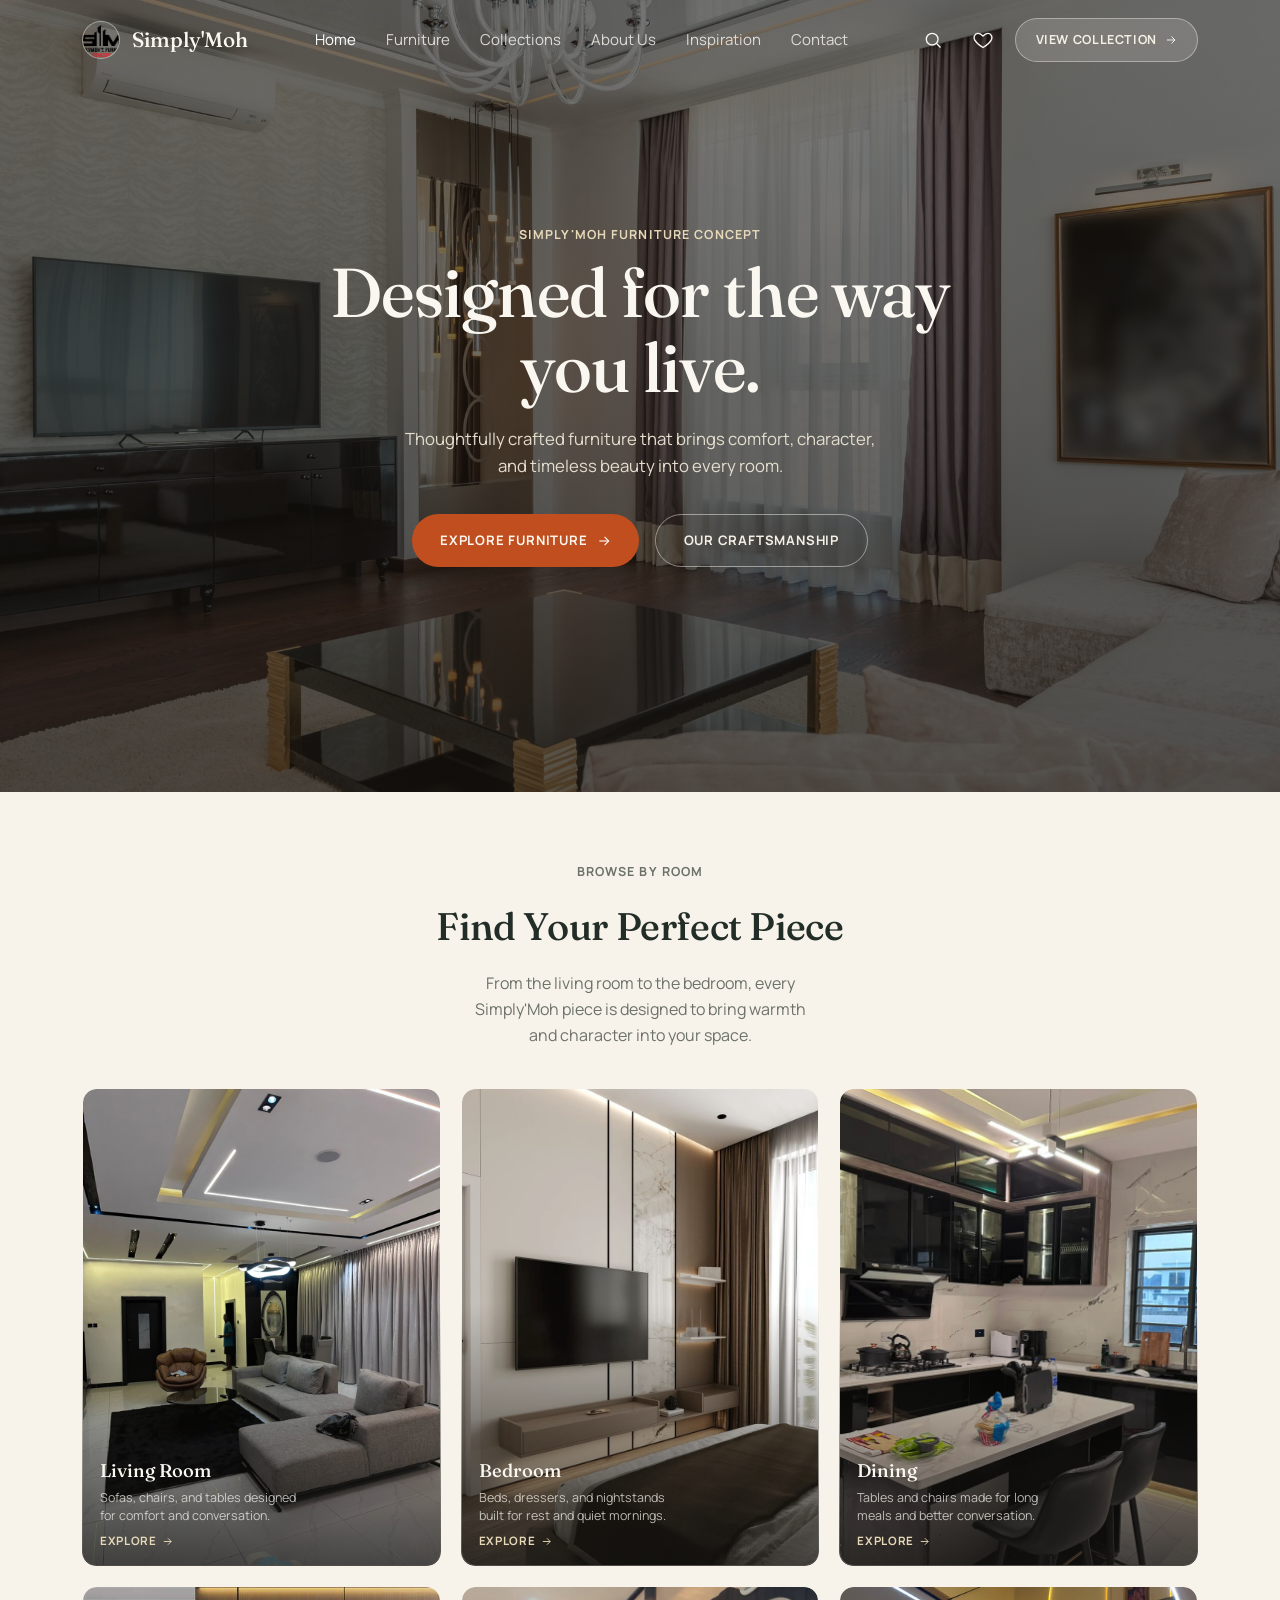
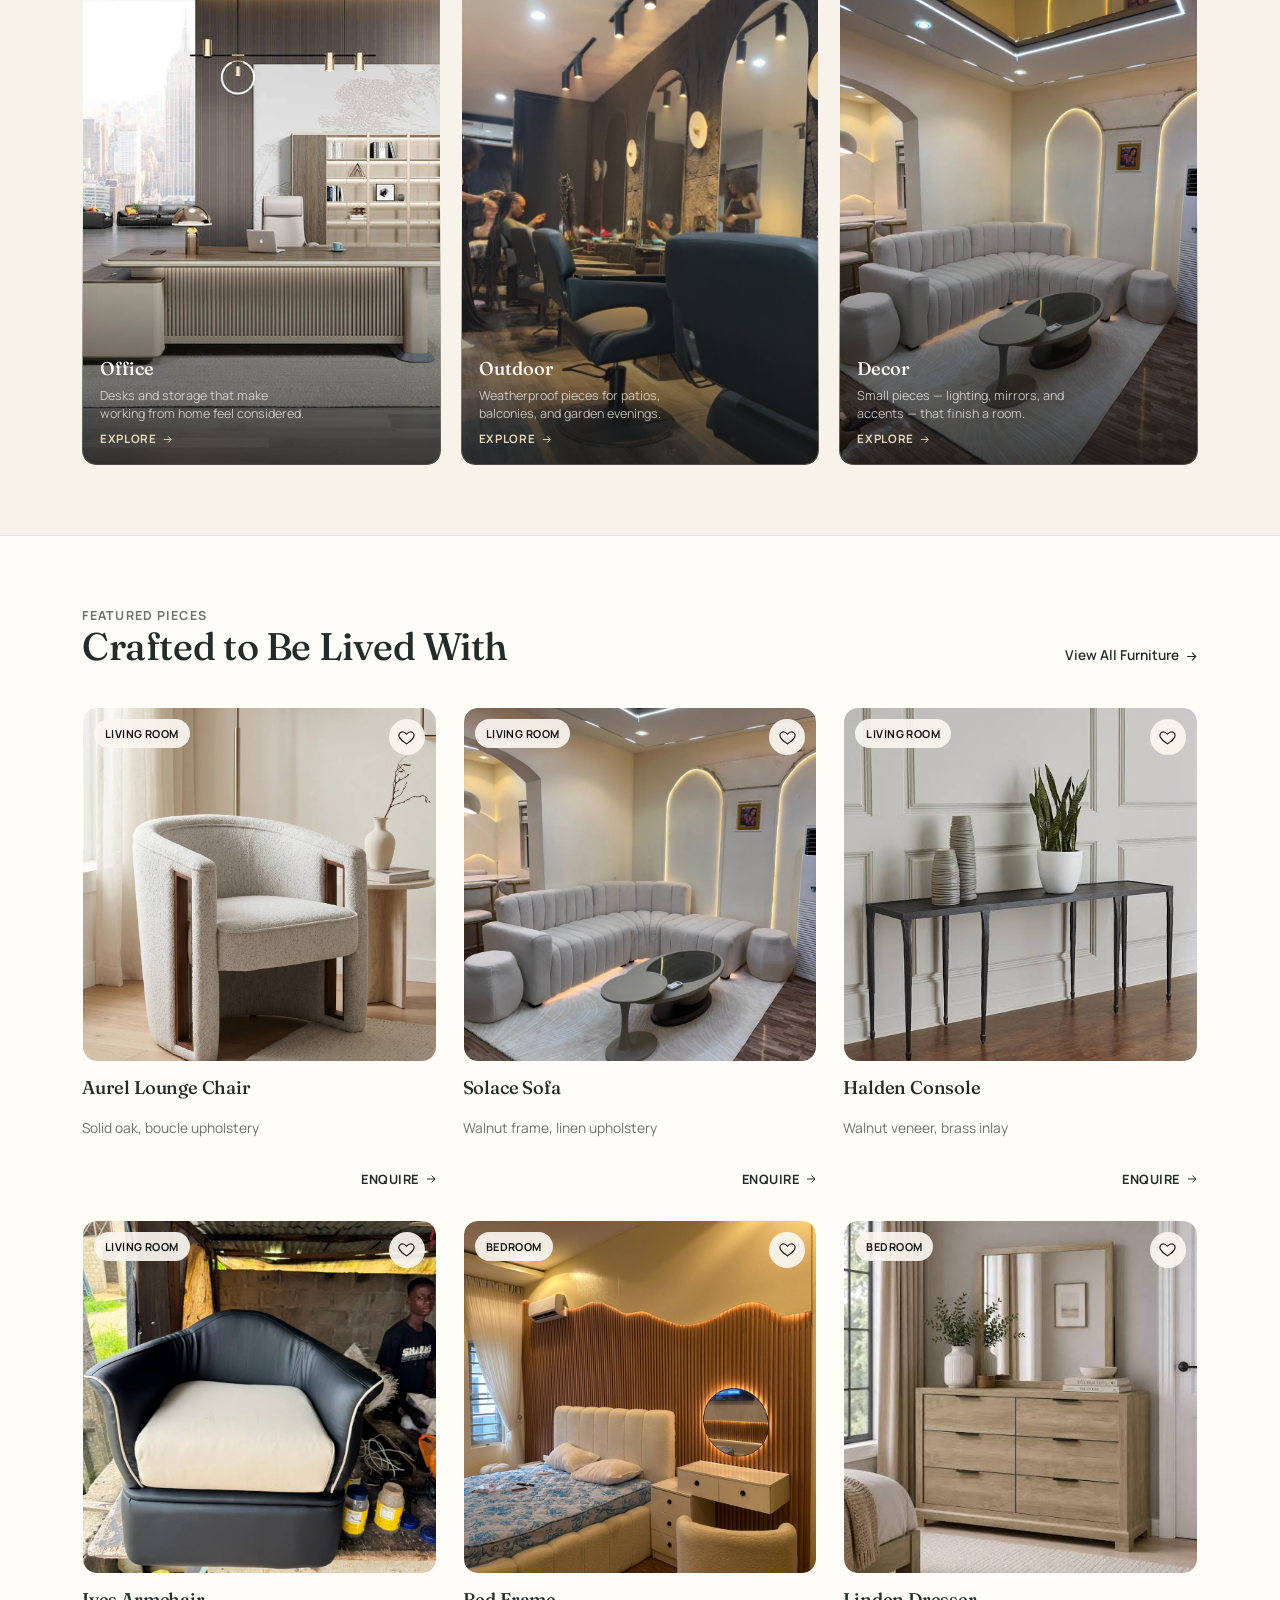
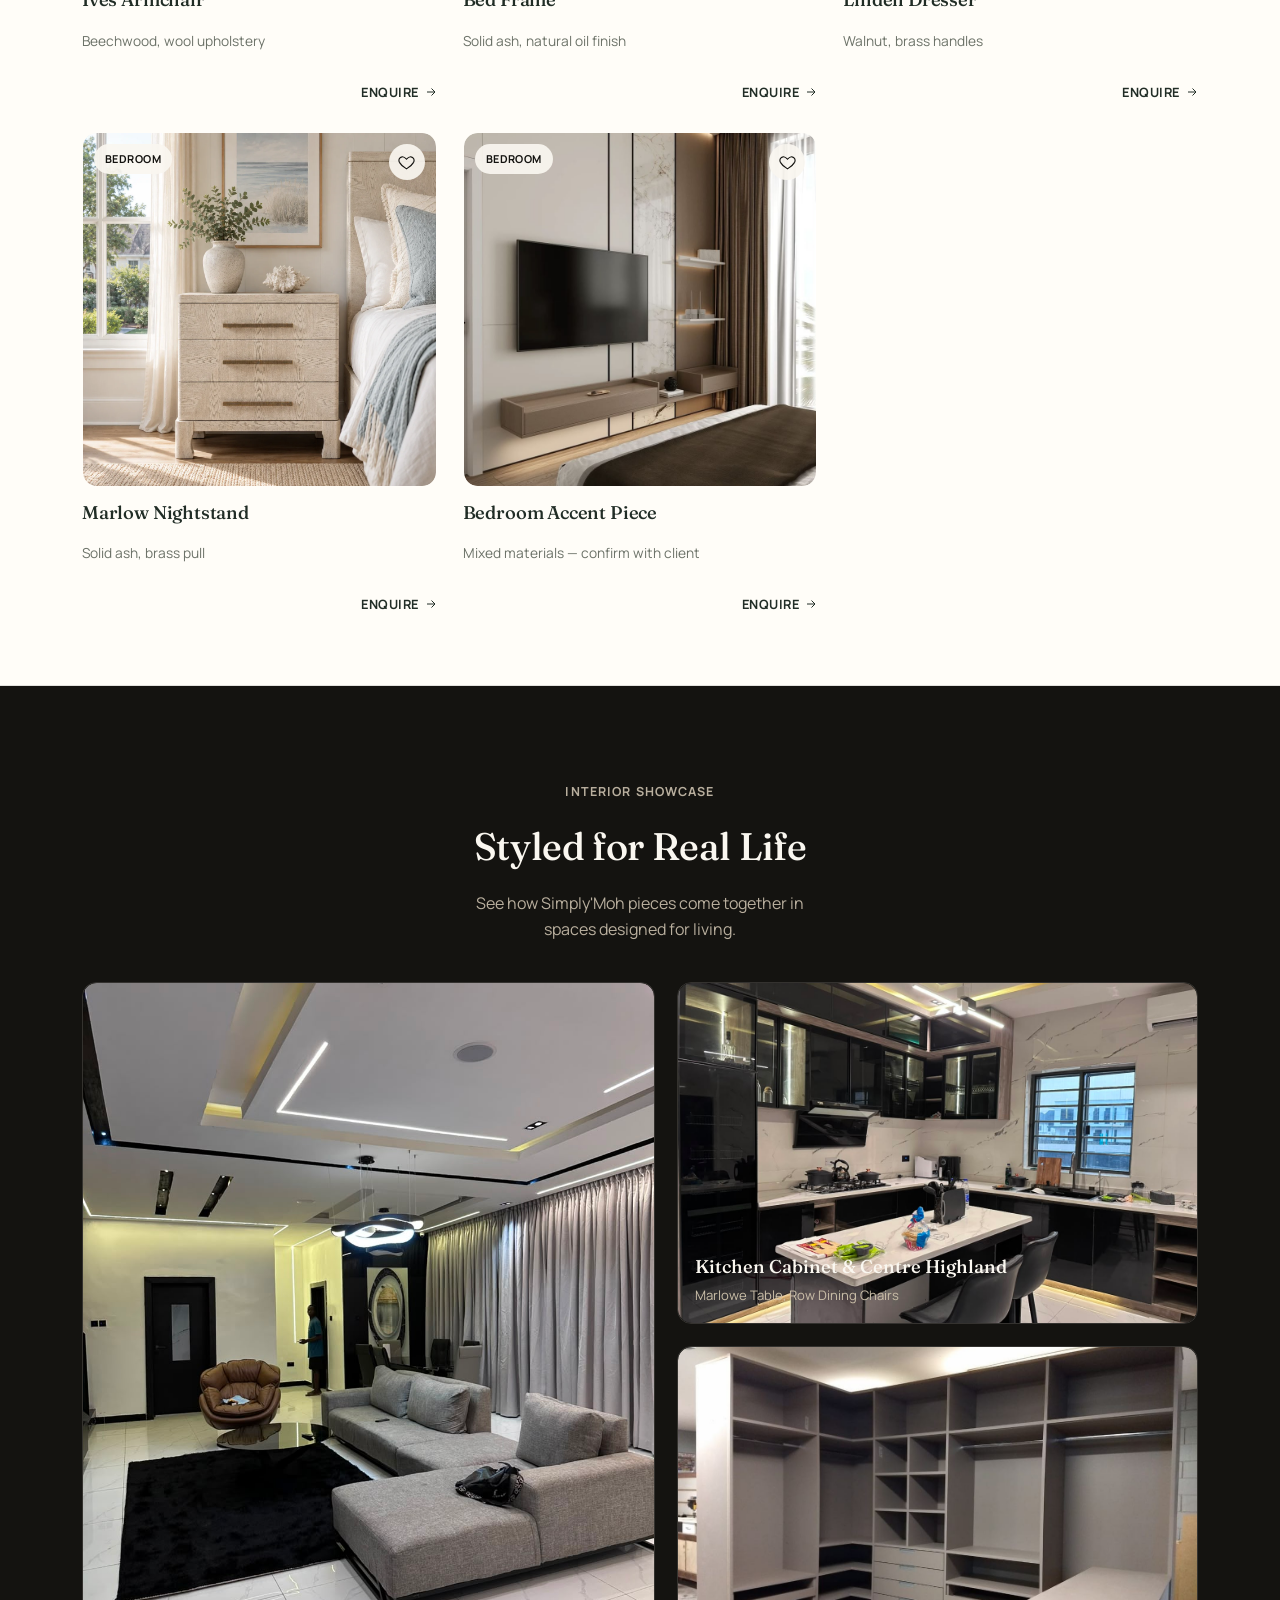
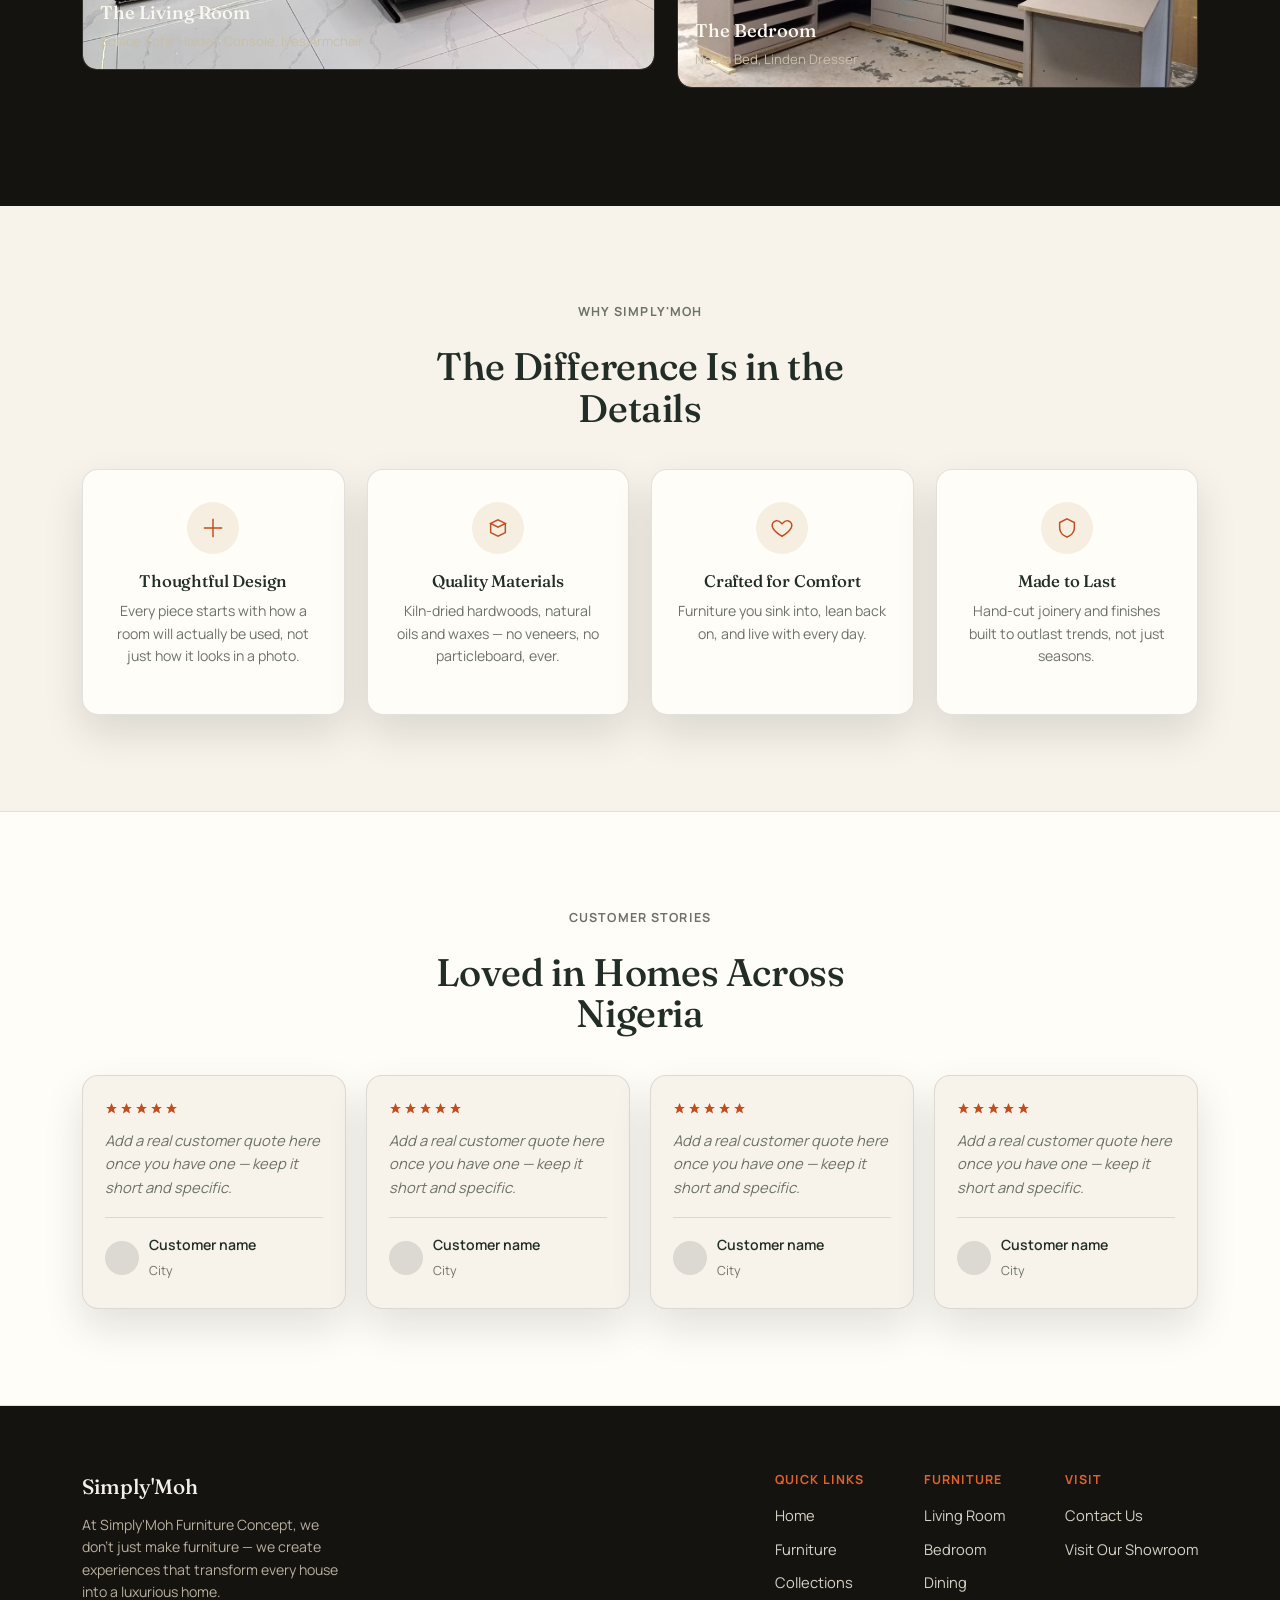
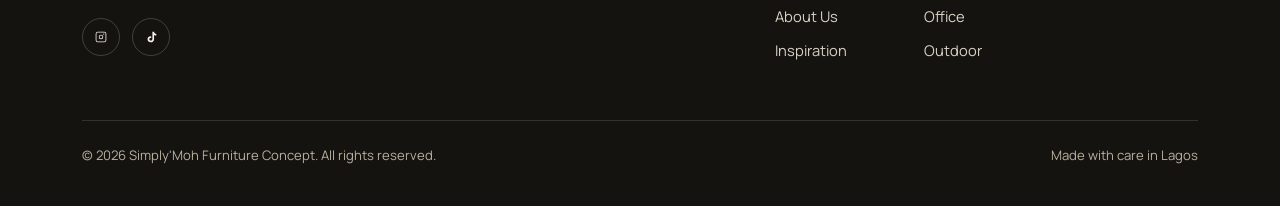
<file: index.html>
<!DOCTYPE html>
<html lang="en">
<head>
<meta charset="UTF-8">
<meta name="viewport" content="width=device-width, initial-scale=1.0">
<title>Simply'Moh Furniture Concept — Designed for the Way You Live</title>
<link rel="stylesheet" href="css/style.css">
</head>
<body class="hero-page">

<header class="nav-overlay transparent">
  <div class="nav">
    <a href="index.html" class="brand">
      <div class="placeholder-img brand-mark"><img loading="lazy" src="images/logo_furniture.png" alt="Simply'Moh Furniture Concept logo" onerror="this.remove()" onload="this.parentElement.classList.add('has-img')"></div>
      <span class="brand-name">Simply'Moh</span>
    </a>
    <nav class="nav-links">
      <a href="index.html">Home</a>
      <a href="furniture.html">Furniture</a>
      <a href="collections.html">Collections</a>
      <a href="about.html">About Us</a>
      <a href="inspiration.html">Inspiration</a>
      <a href="contact.html">Contact</a>
    </nav>
    <div class="nav-actions">
      <button class="icon-btn" id="searchToggle" aria-label="Search">
        <svg viewBox="0 0 24 24"><circle cx="11" cy="11" r="7"/><line x1="21" y1="21" x2="16.6" y2="16.6"/></svg>
      </button>
      <button class="icon-btn" id="wishlistToggle" aria-label="Open wishlist">
        <svg viewBox="0 0 24 24"><path d="M12 21s-7.5-4.6-10-9.2C.3 8.4 2 4.5 5.8 4c2.1-.3 4 1 6.2 3.3C14.2 5 16.1 3.7 18.2 4c3.8.5 5.5 4.4 3.8 7.8C19.5 16.4 12 21 12 21z"/></svg>
        <span class="wish-count" id="wishCount">0</span>
      </button>
      <a href="collections.html" class="nav-cta"><span>View Collection</span><svg viewBox="0 0 24 24"><line x1="4" y1="12" x2="20" y2="12"/><polyline points="13 5 20 12 13 19"/></svg></a>
      <button class="icon-btn menu-btn" id="menuToggle" aria-label="Open menu">
        <svg viewBox="0 0 24 24"><line x1="3" y1="6" x2="21" y2="6"/><line x1="3" y1="12" x2="21" y2="12"/><line x1="3" y1="18" x2="21" y2="18"/></svg>
      </button>
    </div>
  </div>
</header>

<!-- HERO -->
<section class="hero-full">
  <div class="placeholder-img"><img src="images/pexels-photo-7546323.avif" alt="Living room styled with Simply'Moh furniture" onerror="this.remove()" onload="this.parentElement.classList.add('has-img')"><span class="ph-label">Hero background photo — add yours here</span></div>
  <div class="hero-full-inner">
    <p class="section-label center">Simply'Moh Furniture Concept</p>
    <h1>Designed for the way you live.</h1>
    <p class="lead">Thoughtfully crafted furniture that brings comfort, character, and timeless beauty into every room.</p>
    <div class="hero-cta">
      <a href="furniture.html" class="btn btn-solid">Explore Furniture<svg viewBox="0 0 24 24"><line x1="4" y1="12" x2="20" y2="12"/><polyline points="13 5 20 12 13 19"/></svg></a>
      <a href="about.html" class="btn btn-outline">Our Craftsmanship</a>
    </div>
  </div>
</section>

<!-- BROWSE BY ROOM -->
<section class="collections" id="collections">
  <div class="wrap">
    <div class="col-head" style="justify-content:center;text-align:center;flex-direction:column;align-items:center;">
      <p class="section-label center">Browse by Room</p>
      <h2>Find Your Perfect Piece</h2>
      <p>From the living room to the bedroom, every Simply'Moh piece is designed to bring warmth and character into your space.</p>
    </div>
    <div class="room-grid" style="margin-top:40px;">
      <a class="collection-card" href="collections.html#living-room"><div class="placeholder-img"><img loading="lazy" src="images/WhatsApp Image 2026-09-17 at 23.46.01 (1).jpeg" alt="Living Room image" onerror="this.remove()" onload="this.parentElement.classList.add('has-img')"><span class="ph-label">Living Room image</span></div><div class="collection-caption"><div class="name">Living Room</div><div class="desc">Sofas, chairs, and tables designed for comfort and conversation.</div><div class="explore">Explore<svg viewBox="0 0 24 24"><line x1="4" y1="12" x2="20" y2="12"/><polyline points="13 5 20 12 13 19"/></svg></div></div></a>
      <a class="collection-card" href="collections.html#bedroom"><div class="placeholder-img"><img loading="lazy" src="images/WhatsApp Image 2026-09-17 at 23.46.01.jpeg" alt="Bedroom image" onerror="this.remove()" onload="this.parentElement.classList.add('has-img')"><span class="ph-label">Bedroom image</span></div><div class="collection-caption"><div class="name">Bedroom</div><div class="desc">Beds, dressers, and nightstands built for rest and quiet mornings.</div><div class="explore">Explore<svg viewBox="0 0 24 24"><line x1="4" y1="12" x2="20" y2="12"/><polyline points="13 5 20 12 13 19"/></svg></div></div></a>
      <a class="collection-card" href="collections.html#dining"><div class="placeholder-img"><img loading="lazy" src="images/WhatsApp Image 2026-09-17 at 23.46.02 (2).jpeg" alt="Dining image" onerror="this.remove()" onload="this.parentElement.classList.add('has-img')"><span class="ph-label">Kitchen Cabinet & Centre Highland</span></div><div class="collection-caption"><div class="name">Dining</div><div class="desc">Tables and chairs made for long meals and better conversation.</div><div class="explore">Explore<svg viewBox="0 0 24 24"><line x1="4" y1="12" x2="20" y2="12"/><polyline points="13 5 20 12 13 19"/></svg></div></div></a>
      <a class="collection-card" href="collections.html#office"><div class="placeholder-img"><img loading="lazy" src="images/boss-2m-executive-office-desk_720x.jpg" alt="Office image" onerror="this.remove()" onload="this.parentElement.classList.add('has-img')"><span class="ph-label">Office image</span></div><div class="collection-caption"><div class="name">Office</div><div class="desc">Desks and storage that make working from home feel considered.</div><div class="explore">Explore<svg viewBox="0 0 24 24"><line x1="4" y1="12" x2="20" y2="12"/><polyline points="13 5 20 12 13 19"/></svg></div></div></a>
      <a class="collection-card" href="collections.html#outdoor"><div class="placeholder-img"><img loading="lazy" src="images/WhatsApp Image 2026-09-17 at 23.45.56.jpeg" alt="Outdoor image" onerror="this.remove()" onload="this.parentElement.classList.add('has-img')"><span class="ph-label">Outdoor image</span></div><div class="collection-caption"><div class="name">Outdoor</div><div class="desc">Weatherproof pieces for patios, balconies, and garden evenings.</div><div class="explore">Explore<svg viewBox="0 0 24 24"><line x1="4" y1="12" x2="20" y2="12"/><polyline points="13 5 20 12 13 19"/></svg></div></div></a>
      <a class="collection-card" href="collections.html#decor"><div class="placeholder-img"><img loading="lazy" src="images/WhatsApp Image 2026-09-17 at 23.46.01 (2).jpeg" alt="Decor image" onerror="this.remove()" onload="this.parentElement.classList.add('has-img')"><span class="ph-label">Decor image</span></div><div class="collection-caption"><div class="name">Decor</div><div class="desc">Small pieces — lighting, mirrors, and accents — that finish a room.</div><div class="explore">Explore<svg viewBox="0 0 24 24"><line x1="4" y1="12" x2="20" y2="12"/><polyline points="13 5 20 12 13 19"/></svg></div></div></a>
    </div>
  </div>
</section>

<!-- FEATURED PIECES -->
<section class="products">
  <div class="wrap">
    <div class="col-head">
      <div>
        <p class="section-label">Featured Pieces</p>
        <h2>Crafted to Be Lived With</h2>
      </div>
      <a href="furniture.html" class="link-arrow">View All Furniture<svg viewBox="0 0 24 24"><line x1="4" y1="12" x2="20" y2="12"/><polyline points="13 5 20 12 13 19"/></svg></a>
    </div>
    <div class="product-grid featured-grid" id="productGrid"></div>
  </div>
</section>

<!-- INTERIOR SHOWCASE -->
<section class="showcase-dark">
  <div class="wrap">
    <div class="col-head" style="justify-content:center;text-align:center;flex-direction:column;align-items:center;">
      <p class="section-label center">Interior Showcase</p>
      <h2>Styled for Real Life</h2>
      <p>See how Simply'Moh pieces come together in spaces designed for living.</p>
    </div>
    <div class="showcase-grid">
      <div class="showcase-item tall">
        <div class="placeholder-img"><img loading="lazy" src="images/WhatsApp Image 2026-09-17 at 23.46.01 (1).jpeg" alt="Living room styled image" onerror="this.remove()" onload="this.parentElement.classList.add('has-img')"><span class="ph-label">Living room styled image</span></div>
        <div class="showcase-caption"><h4>The Living Room</h4><p>Solace Sofa, Halden Console, Ives Armchair</p></div>
      </div>
      <div class="showcase-stack">
        <div class="showcase-item">
          <div class="placeholder-img"><img loading="lazy" src="images/WhatsApp Image 2026-09-17 at 23.46.02 (2).jpeg" alt="Dining room styled image" onerror="this.remove()" onload="this.parentElement.classList.add('has-img')"><span class="ph-label">Dining room styled image</span></div>
          <div class="showcase-caption"><h4>Kitchen Cabinet & Centre Highland</h4><p>Marlowe Table, Row Dining Chairs</p></div>
        </div>
        <div class="showcase-item">
          <div class="placeholder-img"><img loading="lazy" src="images/WhatsApp Image 2026-09-17 at 23.45.59 (2).jpeg" alt="Bedroom styled image" onerror="this.remove()" onload="this.parentElement.classList.add('has-img')"><span class="ph-label">Bedroom styled image</span></div>
          <div class="showcase-caption"><h4>The Bedroom</h4><p>Nesta Bed, Linden Dresser</p></div>
        </div>
      </div>
    </div>
  </div>
</section>

<!-- WHY SIMPLY'MOH -->
<section class="why">
  <div class="wrap">
    <div class="col-head" style="justify-content:center;text-align:center;flex-direction:column;align-items:center;">
      <p class="section-label center">Why Simply'Moh</p>
      <h2>The Difference Is in the Details</h2>
    </div>
    <div class="why-grid">
      <div class="why-card">
        <div class="why-icon"><svg viewBox="0 0 24 24"><path d="M12 2v20M2 12h20"/></svg></div>
        <h3>Thoughtful Design</h3>
        <p>Every piece starts with how a room will actually be used, not just how it looks in a photo.</p>
      </div>
      <div class="why-card">
        <div class="why-icon"><svg viewBox="0 0 24 24"><path d="M4 7l8-4 8 4-8 4-8-4zm0 0v10l8 4 8-4V7"/></svg></div>
        <h3>Quality Materials</h3>
        <p>Kiln-dried hardwoods, natural oils and waxes — no veneers, no particleboard, ever.</p>
      </div>
      <div class="why-card">
        <div class="why-icon"><svg viewBox="0 0 24 24"><path d="M12 21s-7.5-4.6-10-9.2C.3 8.4 2 4.5 5.8 4c2.1-.3 4 1 6.2 3.3C14.2 5 16.1 3.7 18.2 4c3.8.5 5.5 4.4 3.8 7.8C19.5 16.4 12 21 12 21z"/></svg></div>
        <h3>Crafted for Comfort</h3>
        <p>Furniture you sink into, lean back on, and live with every day.</p>
      </div>
      <div class="why-card">
        <div class="why-icon"><svg viewBox="0 0 24 24"><path d="M12 2l8 4v6c0 5-3.4 8-8 10-4.6-2-8-5-8-10V6z"/></svg></div>
        <h3>Made to Last</h3>
        <p>Hand-cut joinery and finishes built to outlast trends, not just seasons.</p>
      </div>
    </div>
  </div>
</section>

<!-- TESTIMONIALS (placeholders — swap in real reviews once you have them) -->
<section class="testimonials">
  <div class="wrap">
    <div class="col-head" style="justify-content:center;text-align:center;flex-direction:column;align-items:center;">
      <p class="section-label center">Customer Stories</p>
      <h2>Loved in Homes Across Nigeria</h2>
    </div>
    <div class="testimonial-grid">
      <div class="testimonial-card">
        <div class="testimonial-stars"><svg viewBox="0 0 24 24"><polygon points="12 2 15 9 22 9 16.5 13.5 18.5 21 12 17 5.5 21 7.5 13.5 2 9 9 9"/></svg><svg viewBox="0 0 24 24"><polygon points="12 2 15 9 22 9 16.5 13.5 18.5 21 12 17 5.5 21 7.5 13.5 2 9 9 9"/></svg><svg viewBox="0 0 24 24"><polygon points="12 2 15 9 22 9 16.5 13.5 18.5 21 12 17 5.5 21 7.5 13.5 2 9 9 9"/></svg><svg viewBox="0 0 24 24"><polygon points="12 2 15 9 22 9 16.5 13.5 18.5 21 12 17 5.5 21 7.5 13.5 2 9 9 9"/></svg><svg viewBox="0 0 24 24"><polygon points="12 2 15 9 22 9 16.5 13.5 18.5 21 12 17 5.5 21 7.5 13.5 2 9 9 9"/></svg></div>
        <p class="quote">Add a real customer quote here once you have one — keep it short and specific.</p>
        <div class="testimonial-who"><div class="testimonial-avatar"></div><div><strong>Customer name</strong><span>City</span></div></div>
      </div>
      <div class="testimonial-card">
        <div class="testimonial-stars"><svg viewBox="0 0 24 24"><polygon points="12 2 15 9 22 9 16.5 13.5 18.5 21 12 17 5.5 21 7.5 13.5 2 9 9 9"/></svg><svg viewBox="0 0 24 24"><polygon points="12 2 15 9 22 9 16.5 13.5 18.5 21 12 17 5.5 21 7.5 13.5 2 9 9 9"/></svg><svg viewBox="0 0 24 24"><polygon points="12 2 15 9 22 9 16.5 13.5 18.5 21 12 17 5.5 21 7.5 13.5 2 9 9 9"/></svg><svg viewBox="0 0 24 24"><polygon points="12 2 15 9 22 9 16.5 13.5 18.5 21 12 17 5.5 21 7.5 13.5 2 9 9 9"/></svg><svg viewBox="0 0 24 24"><polygon points="12 2 15 9 22 9 16.5 13.5 18.5 21 12 17 5.5 21 7.5 13.5 2 9 9 9"/></svg></div>
        <p class="quote">Add a real customer quote here once you have one — keep it short and specific.</p>
        <div class="testimonial-who"><div class="testimonial-avatar"></div><div><strong>Customer name</strong><span>City</span></div></div>
      </div>
      <div class="testimonial-card">
        <div class="testimonial-stars"><svg viewBox="0 0 24 24"><polygon points="12 2 15 9 22 9 16.5 13.5 18.5 21 12 17 5.5 21 7.5 13.5 2 9 9 9"/></svg><svg viewBox="0 0 24 24"><polygon points="12 2 15 9 22 9 16.5 13.5 18.5 21 12 17 5.5 21 7.5 13.5 2 9 9 9"/></svg><svg viewBox="0 0 24 24"><polygon points="12 2 15 9 22 9 16.5 13.5 18.5 21 12 17 5.5 21 7.5 13.5 2 9 9 9"/></svg><svg viewBox="0 0 24 24"><polygon points="12 2 15 9 22 9 16.5 13.5 18.5 21 12 17 5.5 21 7.5 13.5 2 9 9 9"/></svg><svg viewBox="0 0 24 24"><polygon points="12 2 15 9 22 9 16.5 13.5 18.5 21 12 17 5.5 21 7.5 13.5 2 9 9 9"/></svg></div>
        <p class="quote">Add a real customer quote here once you have one — keep it short and specific.</p>
        <div class="testimonial-who"><div class="testimonial-avatar"></div><div><strong>Customer name</strong><span>City</span></div></div>
      </div>
      <div class="testimonial-card">
        <div class="testimonial-stars"><svg viewBox="0 0 24 24"><polygon points="12 2 15 9 22 9 16.5 13.5 18.5 21 12 17 5.5 21 7.5 13.5 2 9 9 9"/></svg><svg viewBox="0 0 24 24"><polygon points="12 2 15 9 22 9 16.5 13.5 18.5 21 12 17 5.5 21 7.5 13.5 2 9 9 9"/></svg><svg viewBox="0 0 24 24"><polygon points="12 2 15 9 22 9 16.5 13.5 18.5 21 12 17 5.5 21 7.5 13.5 2 9 9 9"/></svg><svg viewBox="0 0 24 24"><polygon points="12 2 15 9 22 9 16.5 13.5 18.5 21 12 17 5.5 21 7.5 13.5 2 9 9 9"/></svg><svg viewBox="0 0 24 24"><polygon points="12 2 15 9 22 9 16.5 13.5 18.5 21 12 17 5.5 21 7.5 13.5 2 9 9 9"/></svg></div>
        <p class="quote">Add a real customer quote here once you have one — keep it short and specific.</p>
        <div class="testimonial-who"><div class="testimonial-avatar"></div><div><strong>Customer name</strong><span>City</span></div></div>
      </div>
    </div>
  </div>
</section>

<footer>
  <div class="wrap">
    <div class="footer-top">
      <div style="max-width:260px;">
        <span class="brand-name">Simply'Moh</span>
        <p style="color:#B9AF9E;font-size:0.88rem;margin-top:10px;">At Simply'Moh Furniture Concept, we don't just make furniture — we create experiences that transform every house into a luxurious home.</p>
        <div class="social-row">
          <a class="social-btn" href="https://www.instagram.com/simply_moh_furniture" aria-label="Instagram" target="_blank" rel="noopener"><svg viewBox="0 0 24 24"><path d="M12 8.6a3.4 3.4 0 1 0 0 6.8 3.4 3.4 0 0 0 0-6.8zm0 5.6a2.2 2.2 0 1 1 0-4.4 2.2 2.2 0 0 1 0 4.4zM16.9 4H7.1A3.1 3.1 0 0 0 4 7.1v9.8A3.1 3.1 0 0 0 7.1 20h9.8a3.1 3.1 0 0 0 3.1-3.1V7.1A3.1 3.1 0 0 0 16.9 4zm1.9 12.9a1.9 1.9 0 0 1-1.9 1.9H7.1a1.9 1.9 0 0 1-1.9-1.9V7.1a1.9 1.9 0 0 1 1.9-1.9h9.8a1.9 1.9 0 0 1 1.9 1.9zM17 7.6a.9.9 0 1 1-1.8 0 .9.9 0 0 1 1.8 0z"/></svg></a>
          <a class="social-btn" href="https://www.tiktok.com/@simplymoh.furniture" aria-label="TikTok" target="_blank" rel="noopener"><svg viewBox="0 0 24 24"><path d="M16.6 4c.3 1.9 1.5 3.3 3.4 3.5v2.4c-1.2.1-2.4-.3-3.4-1v6.4c0 3-2.4 4.7-4.9 4.7-2.7 0-4.9-2-4.9-4.6 0-2.9 2.6-5 5.5-4.5v2.5c-1.3-.3-2.9.4-2.9 2 0 1.2 1.1 2 2.3 2 1.4 0 2.4-1 2.4-2.9V4h2.5z"/></svg></a>
        </div>
      </div>
      <div class="footer-links">
        <div class="footer-col">
          <h5>Quick Links</h5>
          <a href="index.html">Home</a>
          <a href="furniture.html">Furniture</a>
          <a href="collections.html">Collections</a>
          <a href="about.html">About Us</a>
          <a href="inspiration.html">Inspiration</a>
        </div>
        <div class="footer-col">
          <h5>Furniture</h5>
          <a href="collections.html#living-room">Living Room</a>
          <a href="collections.html#bedroom">Bedroom</a>
          <a href="collections.html#dining">Dining</a>
          <a href="collections.html#office">Office</a>
          <a href="collections.html#outdoor">Outdoor</a>
        </div>
        <div class="footer-col">
          <h5>Visit</h5>
          <a href="contact.html">Contact Us</a>
          <a href="contact.html">Visit Our Showroom</a>
        </div>
      </div>
    </div>
    <div class="footer-bottom">
      <span>© 2026 Simply'Moh Furniture Concept. All rights reserved.</span>
      <span>Made with care in Lagos</span>
    </div>
  </div>
</footer>

<!-- mobile nav -->
<div class="drawer-overlay" id="mobileNavOverlay"></div>
<nav class="mobile-nav" id="mobileNav">
  <button class="icon-btn mobile-nav-close" id="mobileNavClose" aria-label="Close menu"><svg viewBox="0 0 24 24"><line x1="5" y1="5" x2="19" y2="19"/><line x1="19" y1="5" x2="5" y2="19"/></svg></button>
  <a href="index.html">Home</a>
  <a href="furniture.html">Furniture</a>
  <a href="collections.html">Collections</a>
  <a href="about.html">About Us</a>
  <a href="inspiration.html">Inspiration</a>
  <a href="contact.html">Contact</a>
</nav>

<!-- search -->
<div class="search-overlay" id="searchOverlay"></div>
<div class="search-panel" id="searchPanel">
  <form id="searchForm">
    <input type="text" id="searchInput" placeholder="Search furniture…" autocomplete="off">
    <button type="button" class="close-search" id="searchClose"><svg viewBox="0 0 24 24"><line x1="5" y1="5" x2="19" y2="19"/><line x1="19" y1="5" x2="5" y2="19"/></svg></button>
  </form>
</div>

<!-- wishlist drawer -->
<div class="drawer-overlay" id="drawerOverlay"></div>
<div class="drawer" id="wishDrawer">
  <div class="drawer-head">
    <h3>Wishlist</h3>
    <button class="drawer-close" id="drawerClose" aria-label="Close wishlist"><svg viewBox="0 0 24 24"><line x1="5" y1="5" x2="19" y2="19"/><line x1="19" y1="5" x2="5" y2="19"/></svg></button>
  </div>
  <div class="drawer-body" id="drawerBody"></div>
</div>

<script src="js/products.js"></script>
<script src="js/main.js"></script>
<script>
  renderProductGrid(document.getElementById('productGrid'), PRODUCTS.slice(0, 8));
</script>
</body>
</html>
</file>
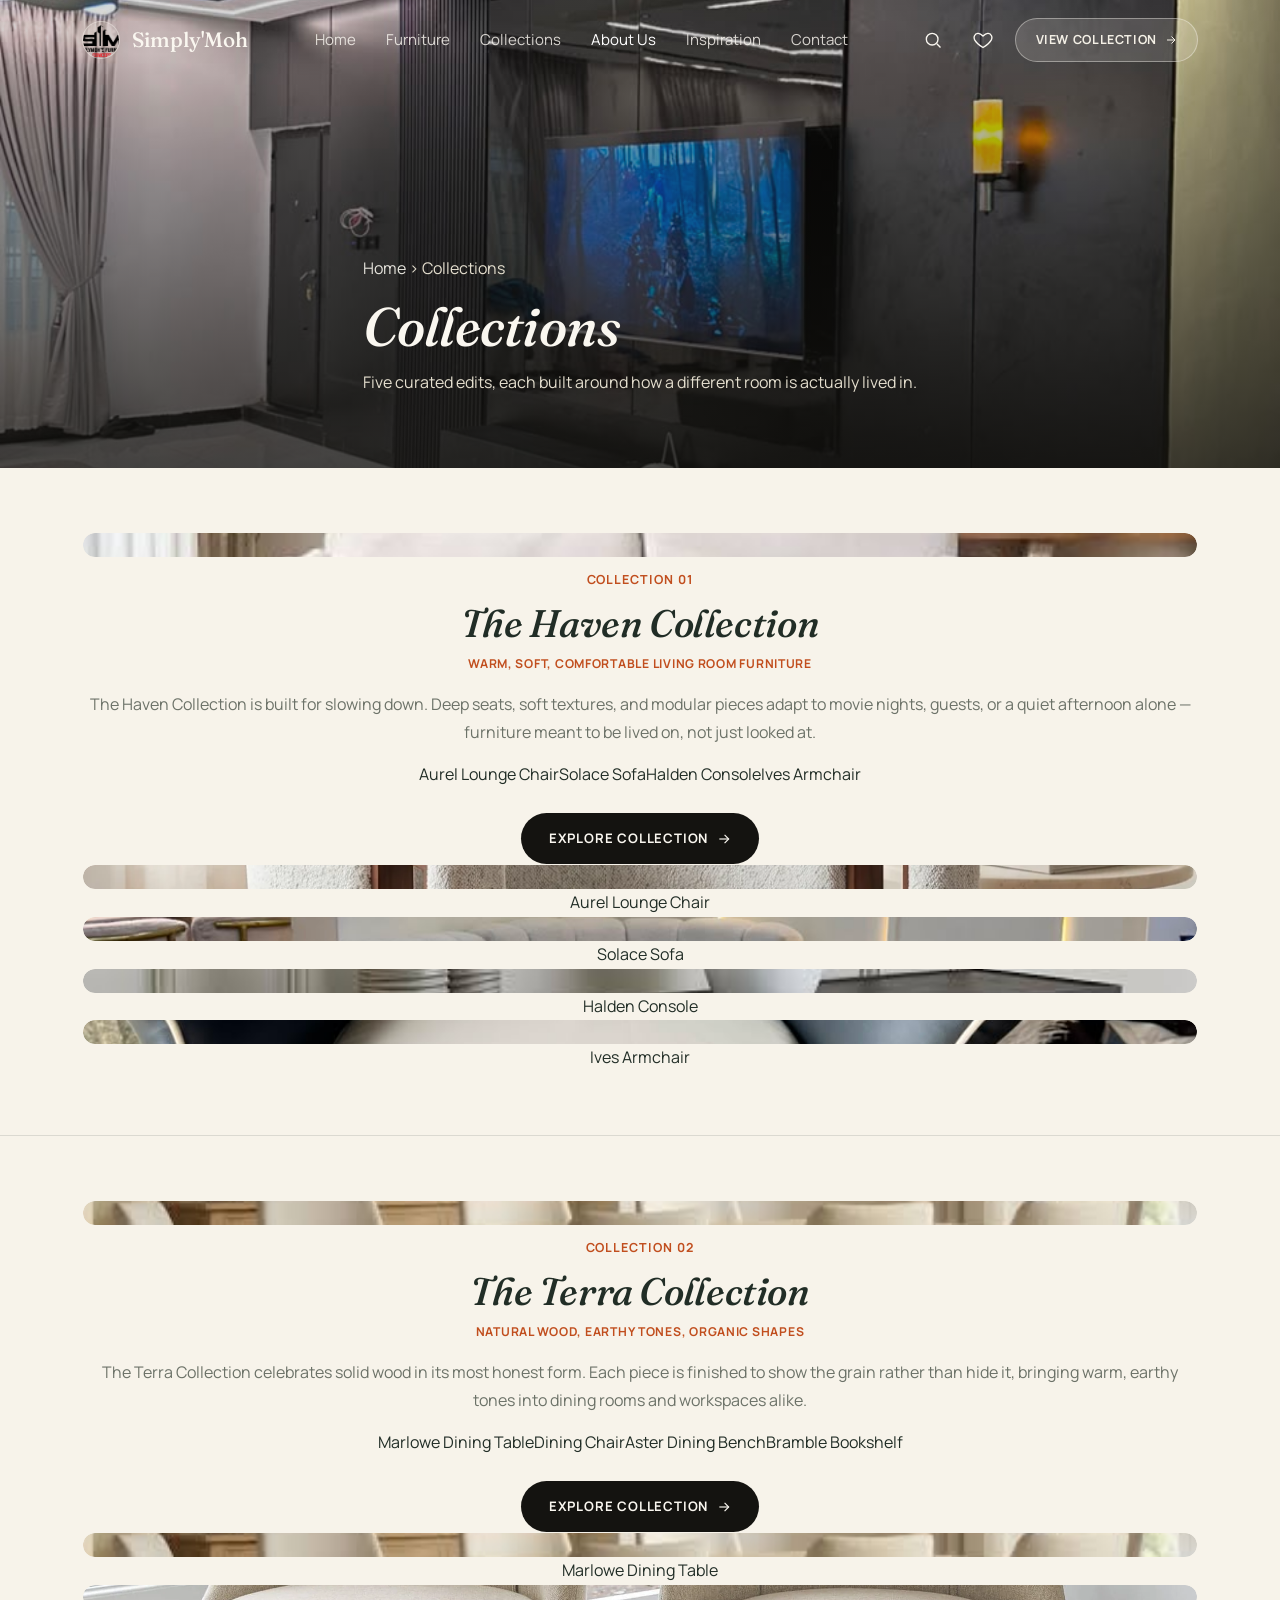
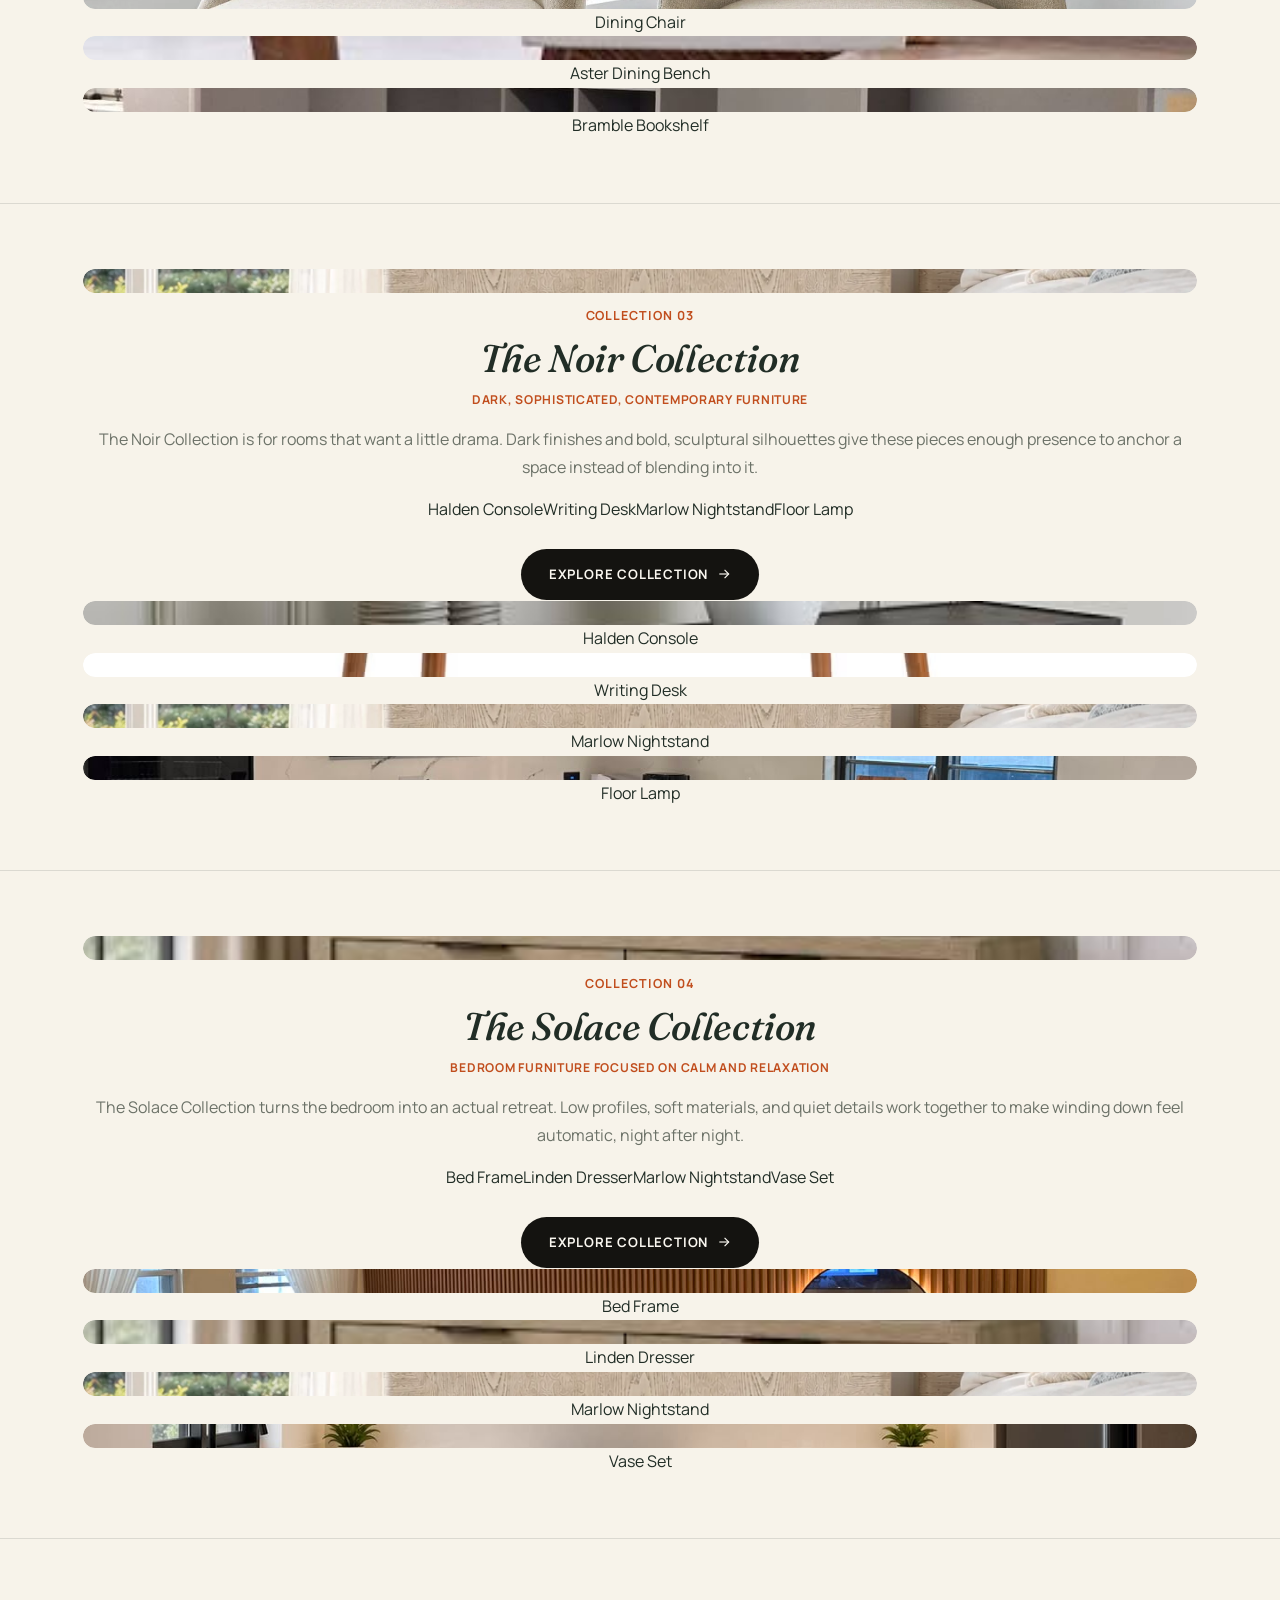
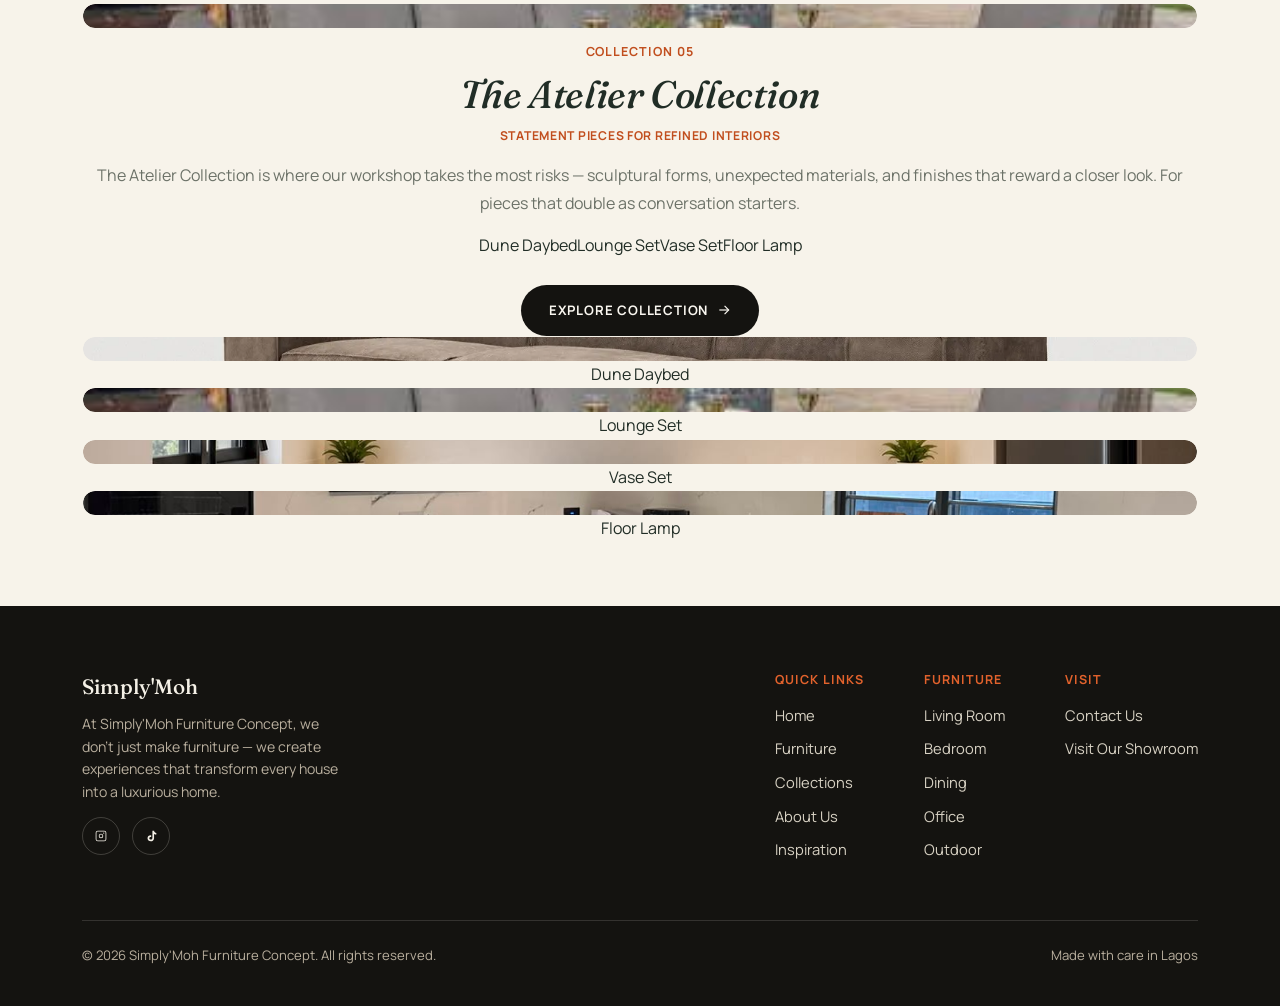
<file: about.html>
<!DOCTYPE html>
<html lang="en">
<head>
<meta charset="UTF-8">
<meta name="viewport" content="width=device-width, initial-scale=1.0">
<title>Collections — Simply'Moh Furniture Concept</title>
<link rel="stylesheet" href="css/style.css">
</head>
<body class="hero-page">

<header class="nav-overlay transparent">
  <div class="nav">
    <a href="index.html" class="brand">
      <div class="placeholder-img brand-mark">
        <img src="images/logo_furniture.png" alt="Simply'Moh Furniture Concept logo" onerror="this.remove()" onload="this.parentElement.classList.add('has-img')">
      </div>
      <span class="brand-name">Simply'Moh</span>
    </a>
    <nav class="nav-links">
      <a href="index.html">Home</a>
      <a href="furniture.html">Furniture</a>
      <a href="collections.html">Collections</a>
      <a href="about.html">About Us</a>
      <a href="inspiration.html">Inspiration</a>
      <a href="contact.html">Contact</a>
    </nav>
    <div class="nav-actions">
      <button class="icon-btn" id="searchToggle" aria-label="Search">
        <svg viewBox="0 0 24 24"><circle cx="11" cy="11" r="7"/><line x1="21" y1="21" x2="16.6" y2="16.6"/></svg>
      </button>
      <button class="icon-btn" id="wishlistToggle" aria-label="Open wishlist">
        <svg viewBox="0 0 24 24"><path d="M12 21s-7.5-4.6-10-9.2C.3 8.4 2 4.5 5.8 4c2.1-.3 4 1 6.2 3.3C14.2 5 16.1 3.7 18.2 4c3.8.5 5.5 4.4 3.8 7.8C19.5 16.4 12 21 12 21z"/></svg>
        <span class="wish-count" id="wishCount">0</span>
      </button>
      <a href="collections.html" class="nav-cta"><span>View Collection</span><svg viewBox="0 0 24 24"><line x1="4" y1="12" x2="20" y2="12"/><polyline points="13 5 20 12 13 19"/></svg></a>
      <button class="icon-btn menu-btn" id="menuToggle" aria-label="Open menu">
        <svg viewBox="0 0 24 24"><line x1="3" y1="6" x2="21" y2="6"/><line x1="3" y1="12" x2="21" y2="12"/><line x1="3" y1="18" x2="21" y2="18"/></svg>
      </button>
    </div>
  </div>
</header>

<!-- HERO BANNER -->
<section class="page-hero-banner">
  <div class="placeholder-img">
    <img src="images/WhatsApp Image 2026-09-17 at 23.46.06.jpeg" alt="Collections hero" onerror="this.remove()" onload="this.parentElement.classList.add('has-img')">
    <span class="ph-label">Collections page hero photo</span>
  </div>
  <div class="wrap">
    <p class="breadcrumb"><a href="index.html">Home</a> › Collections</p>
    <h1>Collections</h1>
    <p>Five curated edits, each built around how a different room is actually lived in.</p>
  </div>
</section>

<!-- COLLECTION BLOCKS (rendered from js/products.js -> COLLECTIONS) -->
<div id="collectionsWrap"></div>

<footer>
  <div class="wrap">
    <div class="footer-top">
      <div style="max-width:260px;">
        <span class="brand-name">Simply'Moh</span>
        <p style="color:#B9AF9E;font-size:0.88rem;margin-top:10px;">At Simply'Moh Furniture Concept, we don't just make furniture — we create experiences that transform every house into a luxurious home.</p>
        <div class="social-row">
          <a class="social-btn" href="https://www.instagram.com/simply_moh_furniture" aria-label="Instagram" target="_blank" rel="noopener"><svg viewBox="0 0 24 24"><path d="M12 8.6a3.4 3.4 0 1 0 0 6.8 3.4 3.4 0 0 0 0-6.8zm0 5.6a2.2 2.2 0 1 1 0-4.4 2.2 2.2 0 0 1 0 4.4zM16.9 4H7.1A3.1 3.1 0 0 0 4 7.1v9.8A3.1 3.1 0 0 0 7.1 20h9.8a3.1 3.1 0 0 0 3.1-3.1V7.1A3.1 3.1 0 0 0 16.9 4zm1.9 12.9a1.9 1.9 0 0 1-1.9 1.9H7.1a1.9 1.9 0 0 1-1.9-1.9V7.1a1.9 1.9 0 0 1 1.9-1.9h9.8a1.9 1.9 0 0 1 1.9 1.9zM17 7.6a.9.9 0 1 1-1.8 0 .9.9 0 0 1 1.8 0z"/></svg></a>
          <a class="social-btn" href="https://www.tiktok.com/@simplymoh.furniture" aria-label="TikTok" target="_blank" rel="noopener"><svg viewBox="0 0 24 24"><path d="M16.6 4c.3 1.9 1.5 3.3 3.4 3.5v2.4c-1.2.1-2.4-.3-3.4-1v6.4c0 3-2.4 4.7-4.9 4.7-2.7 0-4.9-2-4.9-4.6 0-2.9 2.6-5 5.5-4.5v2.5c-1.3-.3-2.9.4-2.9 2 0 1.2 1.1 2 2.3 2 1.4 0 2.4-1 2.4-2.9V4h2.5z"/></svg></a>
        </div>
      </div>
      <div class="footer-links">
        <div class="footer-col">
          <h5>Quick Links</h5>
          <a href="index.html">Home</a>
          <a href="furniture.html">Furniture</a>
          <a href="collections.html">Collections</a>
          <a href="about.html">About Us</a>
          <a href="inspiration.html">Inspiration</a>
        </div>
        <div class="footer-col">
          <h5>Furniture</h5>
          <a href="collections.html#living-room">Living Room</a>
          <a href="collections.html#bedroom">Bedroom</a>
          <a href="collections.html#dining">Dining</a>
          <a href="collections.html#office">Office</a>
          <a href="collections.html#outdoor">Outdoor</a>
        </div>
        <div class="footer-col">
          <h5>Visit</h5>
          <a href="contact.html">Contact Us</a>
          <a href="contact.html">Visit Our Showroom</a>
        </div>
      </div>
    </div>
    <div class="footer-bottom">
      <span>© 2026 Simply'Moh Furniture Concept. All rights reserved.</span>
      <span>Made with care in Lagos</span>
    </div>
  </div>
</footer>

<!-- mobile nav -->
<div class="drawer-overlay" id="mobileNavOverlay"></div>
<nav class="mobile-nav" id="mobileNav">
  <button class="icon-btn mobile-nav-close" id="mobileNavClose" aria-label="Close menu"><svg viewBox="0 0 24 24"><line x1="5" y1="5" x2="19" y2="19"/><line x1="19" y1="5" x2="5" y2="19"/></svg></button>
  <a href="index.html">Home</a>
  <a href="furniture.html">Furniture</a>
  <a href="collections.html">Collections</a>
  <a href="about.html">About Us</a>
  <a href="inspiration.html">Inspiration</a>
  <a href="contact.html">Contact</a>
</nav>

<!-- search -->
<div class="search-overlay" id="searchOverlay"></div>
<div class="search-panel" id="searchPanel">
  <form id="searchForm">
    <input type="text" id="searchInput" placeholder="Search furniture…" autocomplete="off">
    <button type="button" class="close-search" id="searchClose"><svg viewBox="0 0 24 24"><line x1="5" y1="5" x2="19" y2="19"/><line x1="19" y1="5" x2="5" y2="19"/></svg></button>
  </form>
</div>

<!-- wishlist drawer -->
<div class="drawer-overlay" id="drawerOverlay"></div>
<div class="drawer" id="wishDrawer">
  <div class="drawer-head">
    <h3>Wishlist</h3>
    <button class="drawer-close" id="drawerClose" aria-label="Close wishlist"><svg viewBox="0 0 24 24"><line x1="5" y1="5" x2="19" y2="19"/><line x1="19" y1="5" x2="5" y2="19"/></svg></button>
  </div>
  <div class="drawer-body" id="drawerBody"></div>
</div>

<script src="js/products.js"></script>
<script src="js/main.js"></script>
<script>
  const arrow = '<svg viewBox="0 0 24 24"><line x1="4" y1="12" x2="20" y2="12"/><polyline points="13 5 20 12 13 19"/></svg>';

  function collectionBlockHTML(c, index){
    const reverse = index % 2 === 1 ? ' reverse' : '';
    const products = c.productIds.map(function(id){ return PRODUCTS.find(function(p){ return p.id === id; }); }).filter(Boolean);
    const tags = products.map(function(p){
      return '<a class="collection-tag" href="product.html?id=' + p.id + '">' + p.name + '</a>';
    }).join('');
    const thumbs = products.map(function(p){
      return (
        '<a class="collection-thumb" href="product.html?id=' + p.id + '">' +
          '<div class="placeholder-img">' +
            '<img src="' + p.image + '" alt="' + p.name + '" onerror="this.remove()" onload="this.parentElement.classList.add(\'has-img\')">' +
            '<span class="ph-label">' + p.name + '</span>' +
          '</div>' +
          '<span class="thumb-name">' + p.name + '</span>' +
        '</a>'
      );
    }).join('');
    return (
      '<section class="collection-block' + reverse + '">' +
        '<div class="wrap">' +
          '<div class="collection-media">' +
            '<div class="placeholder-img">' +
              '<img src="' + c.image + '" alt="' + c.name + '" onerror="this.remove()" onload="this.parentElement.classList.add(\'has-img\')">' +
              '<span class="ph-label">' + c.name + ' photo</span>' +
            '</div>' +
          '</div>' +
          '<div class="collection-text">' +
            '<p class="collection-number">Collection ' + c.number + '</p>' +
            '<h2 class="collection-title">' + c.name + '</h2>' +
            '<p class="collection-tagline">' + c.tagline + '</p>' +
            '<p class="collection-desc">' + c.description + '</p>' +
            '<div class="collection-tags">' + tags + '</div>' +
            '<div class="collection-explore"><a href="furniture.html" class="btn btn-solid" style="background:var(--charcoal);">Explore Collection' + arrow + '</a></div>' +
          '</div>' +
        '</div>' +
        '<div class="wrap"><div class="collection-thumbs">' + thumbs + '</div></div>' +
      '</section>'
    );
  }

  document.getElementById('collectionsWrap').innerHTML = COLLECTIONS.map(collectionBlockHTML).join('');
</script>
</body>
</html>
</file>
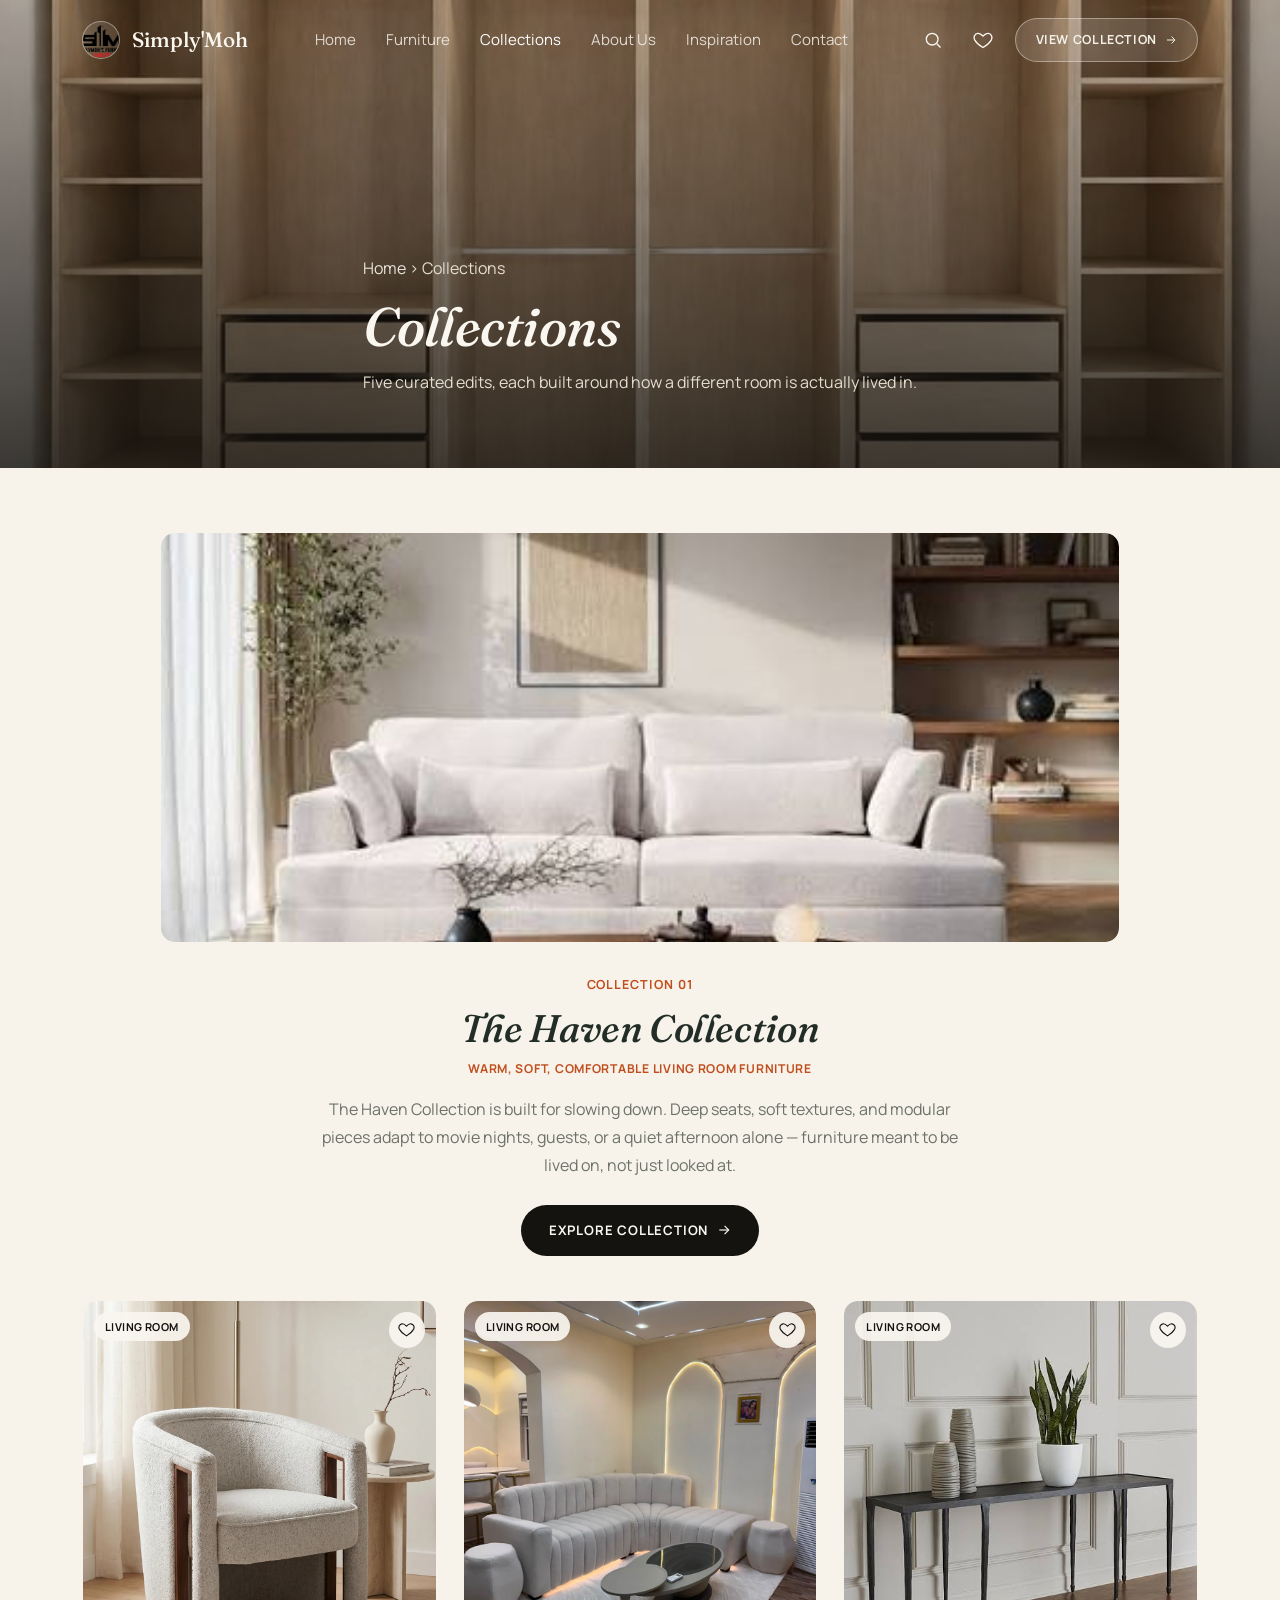
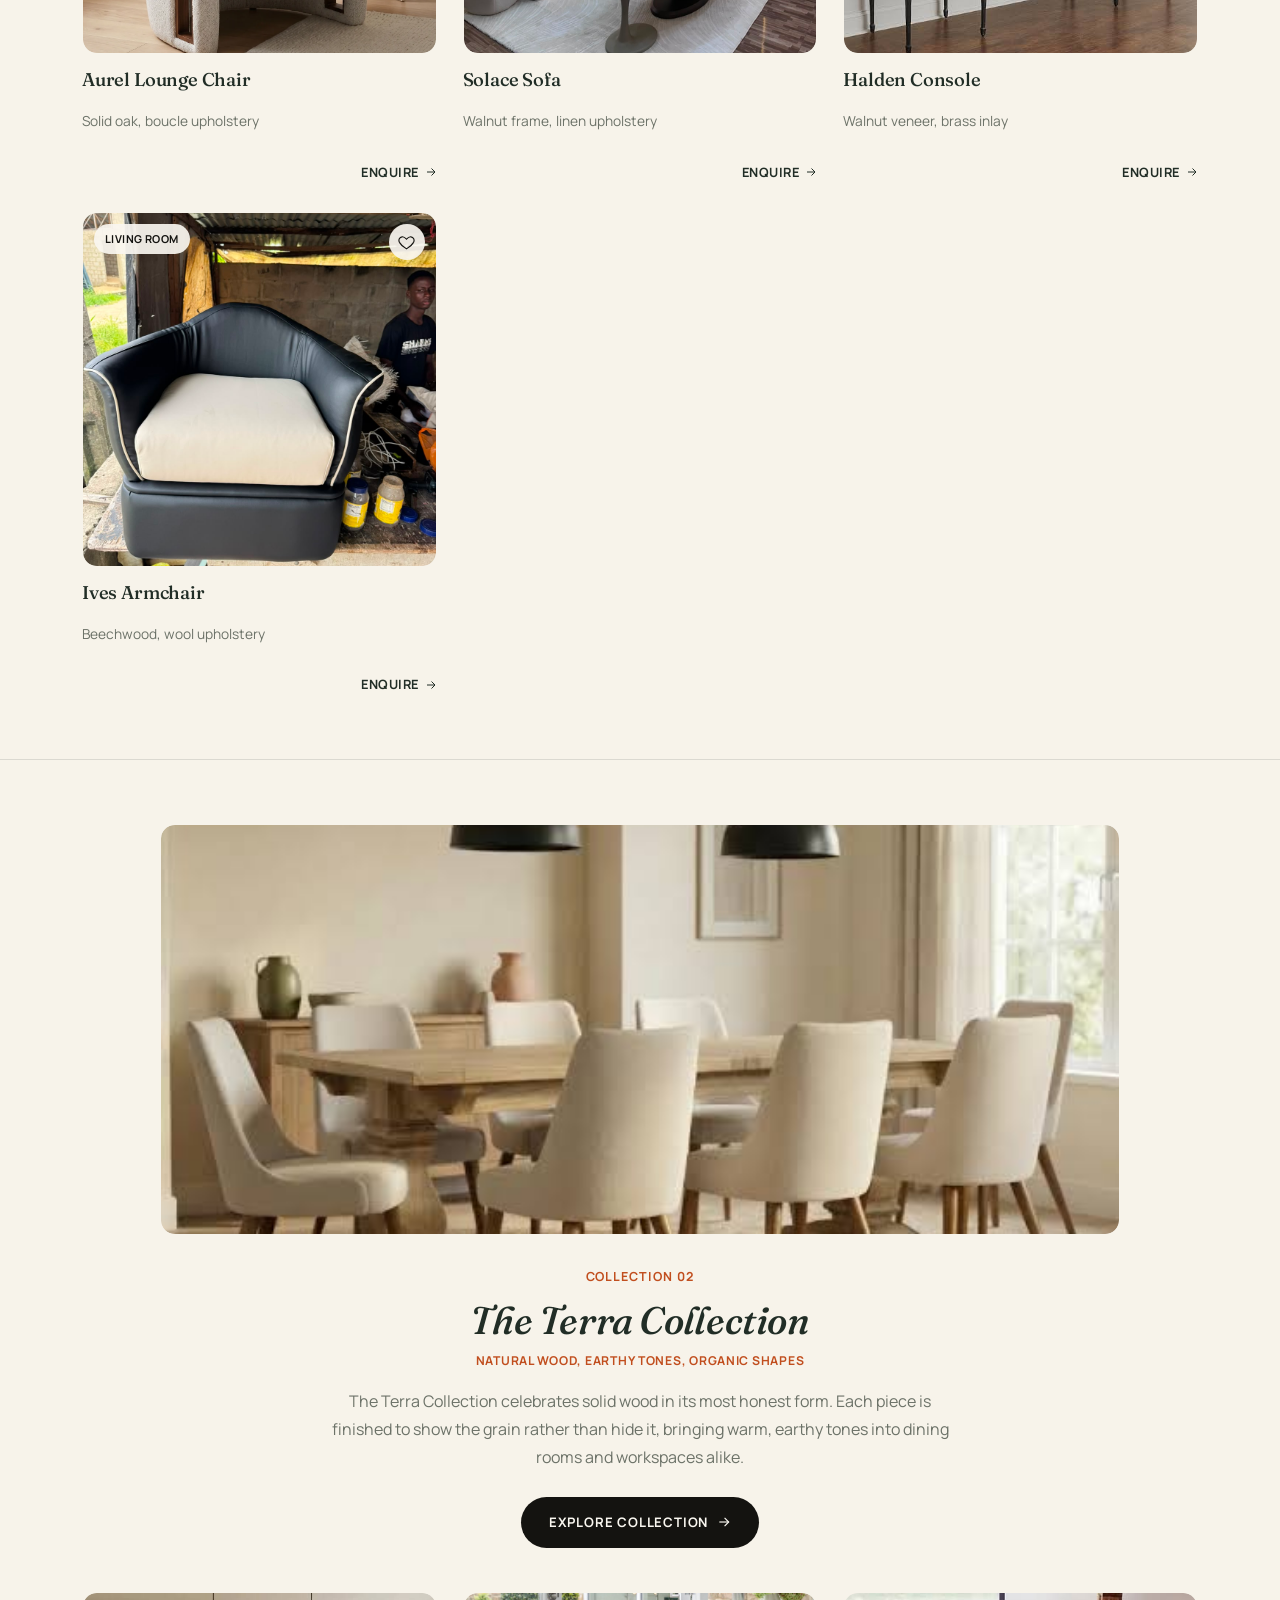
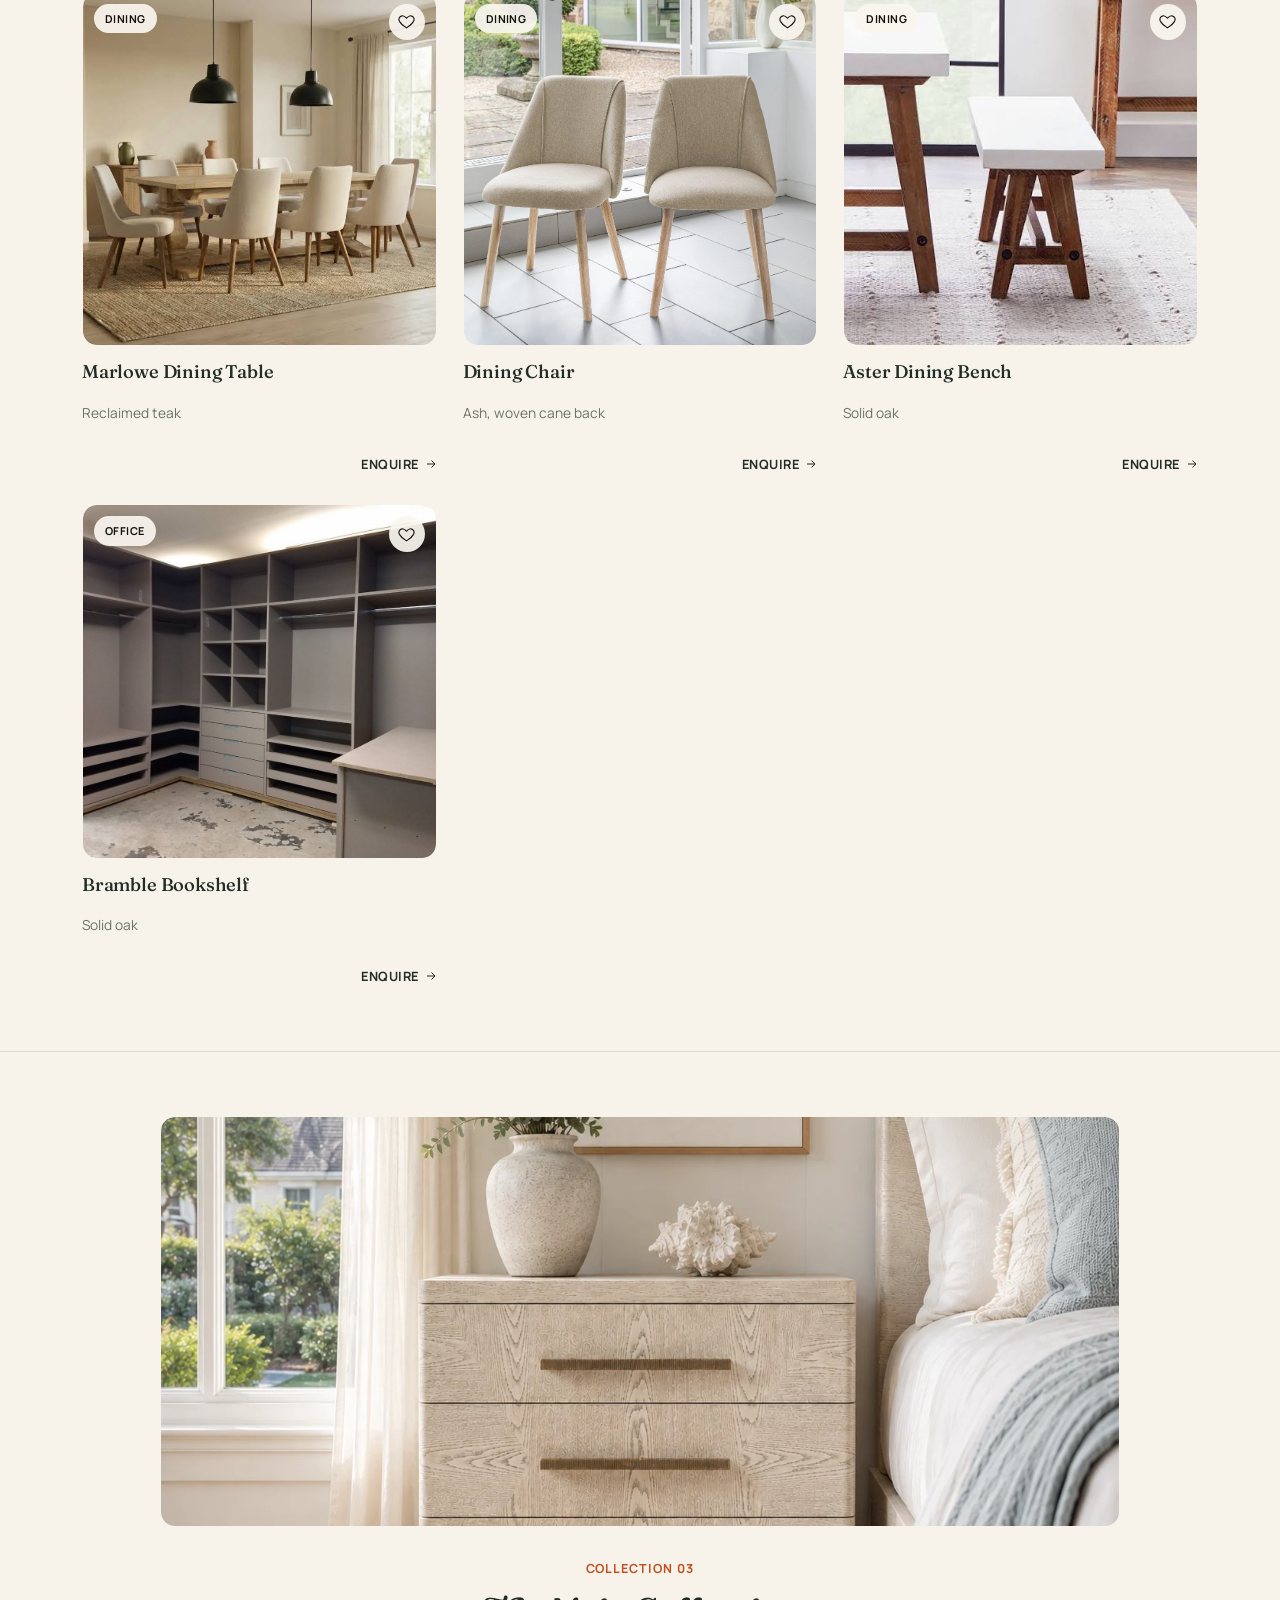
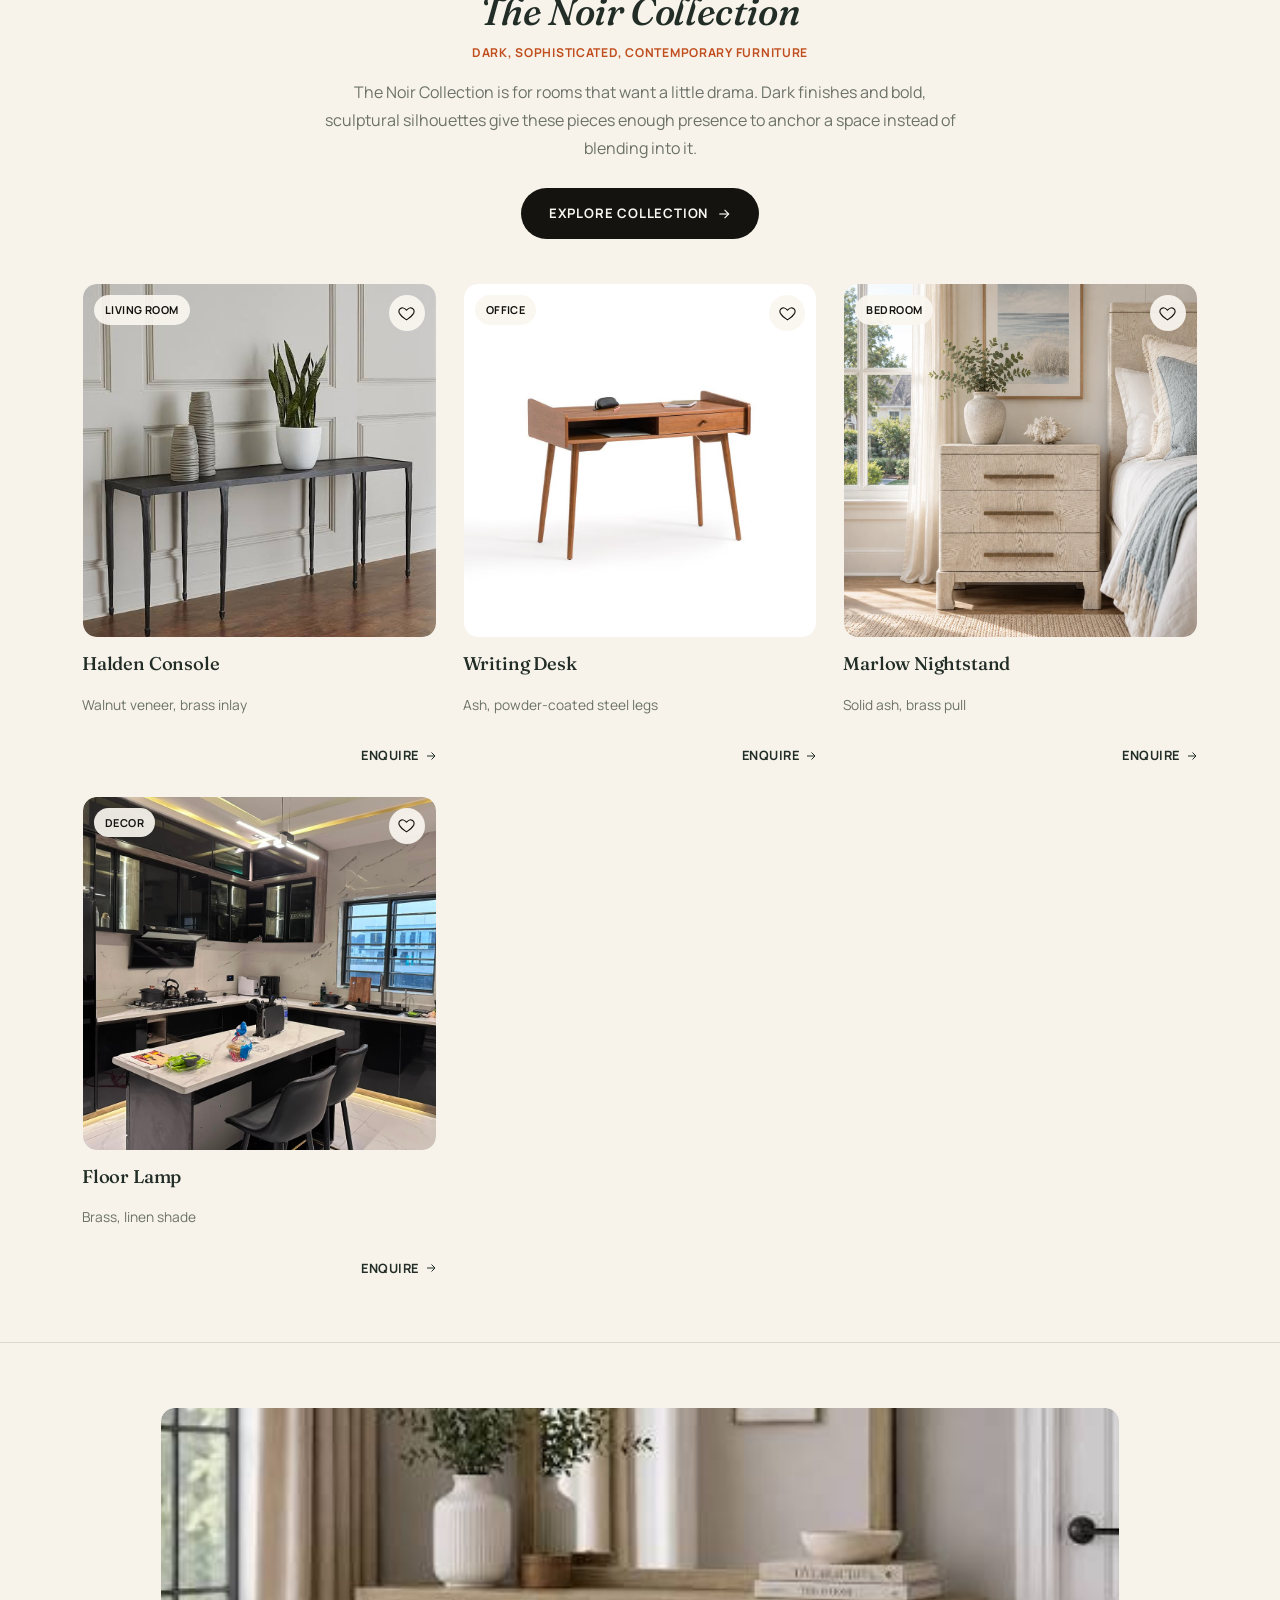
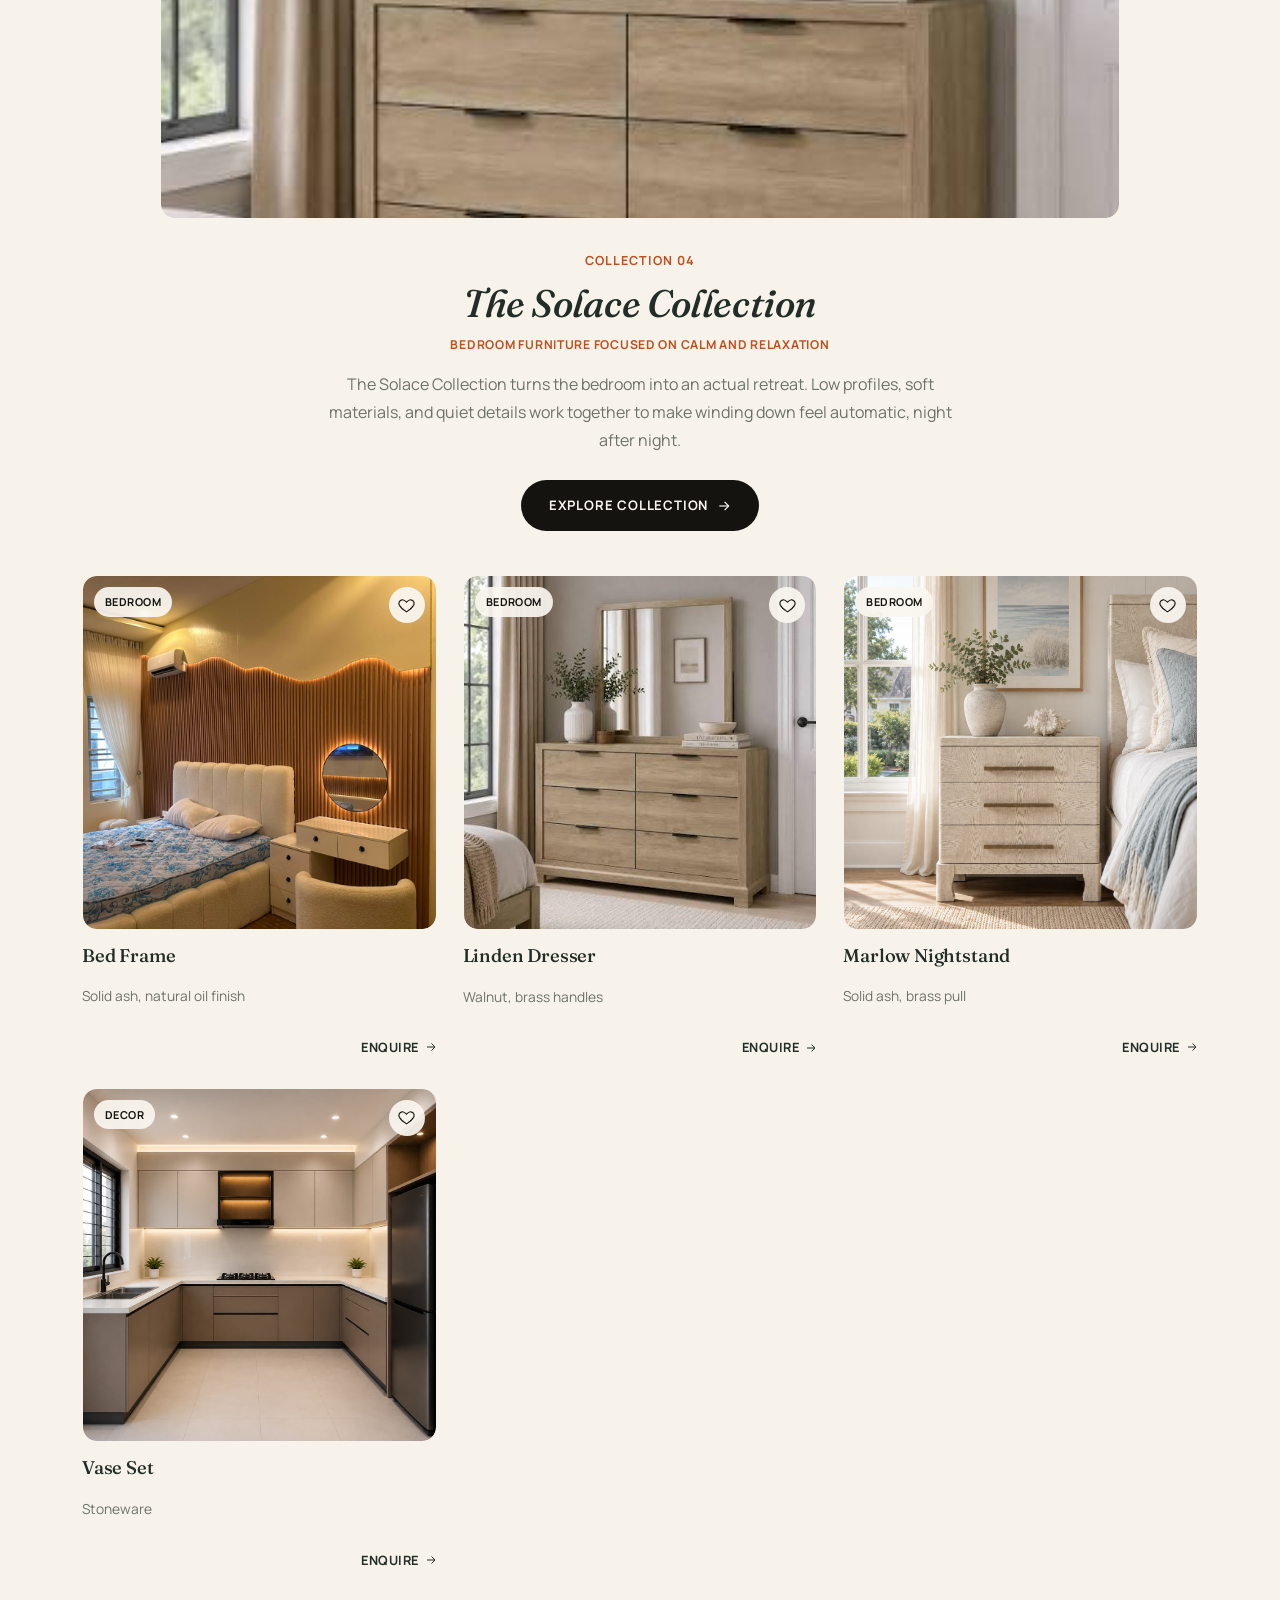
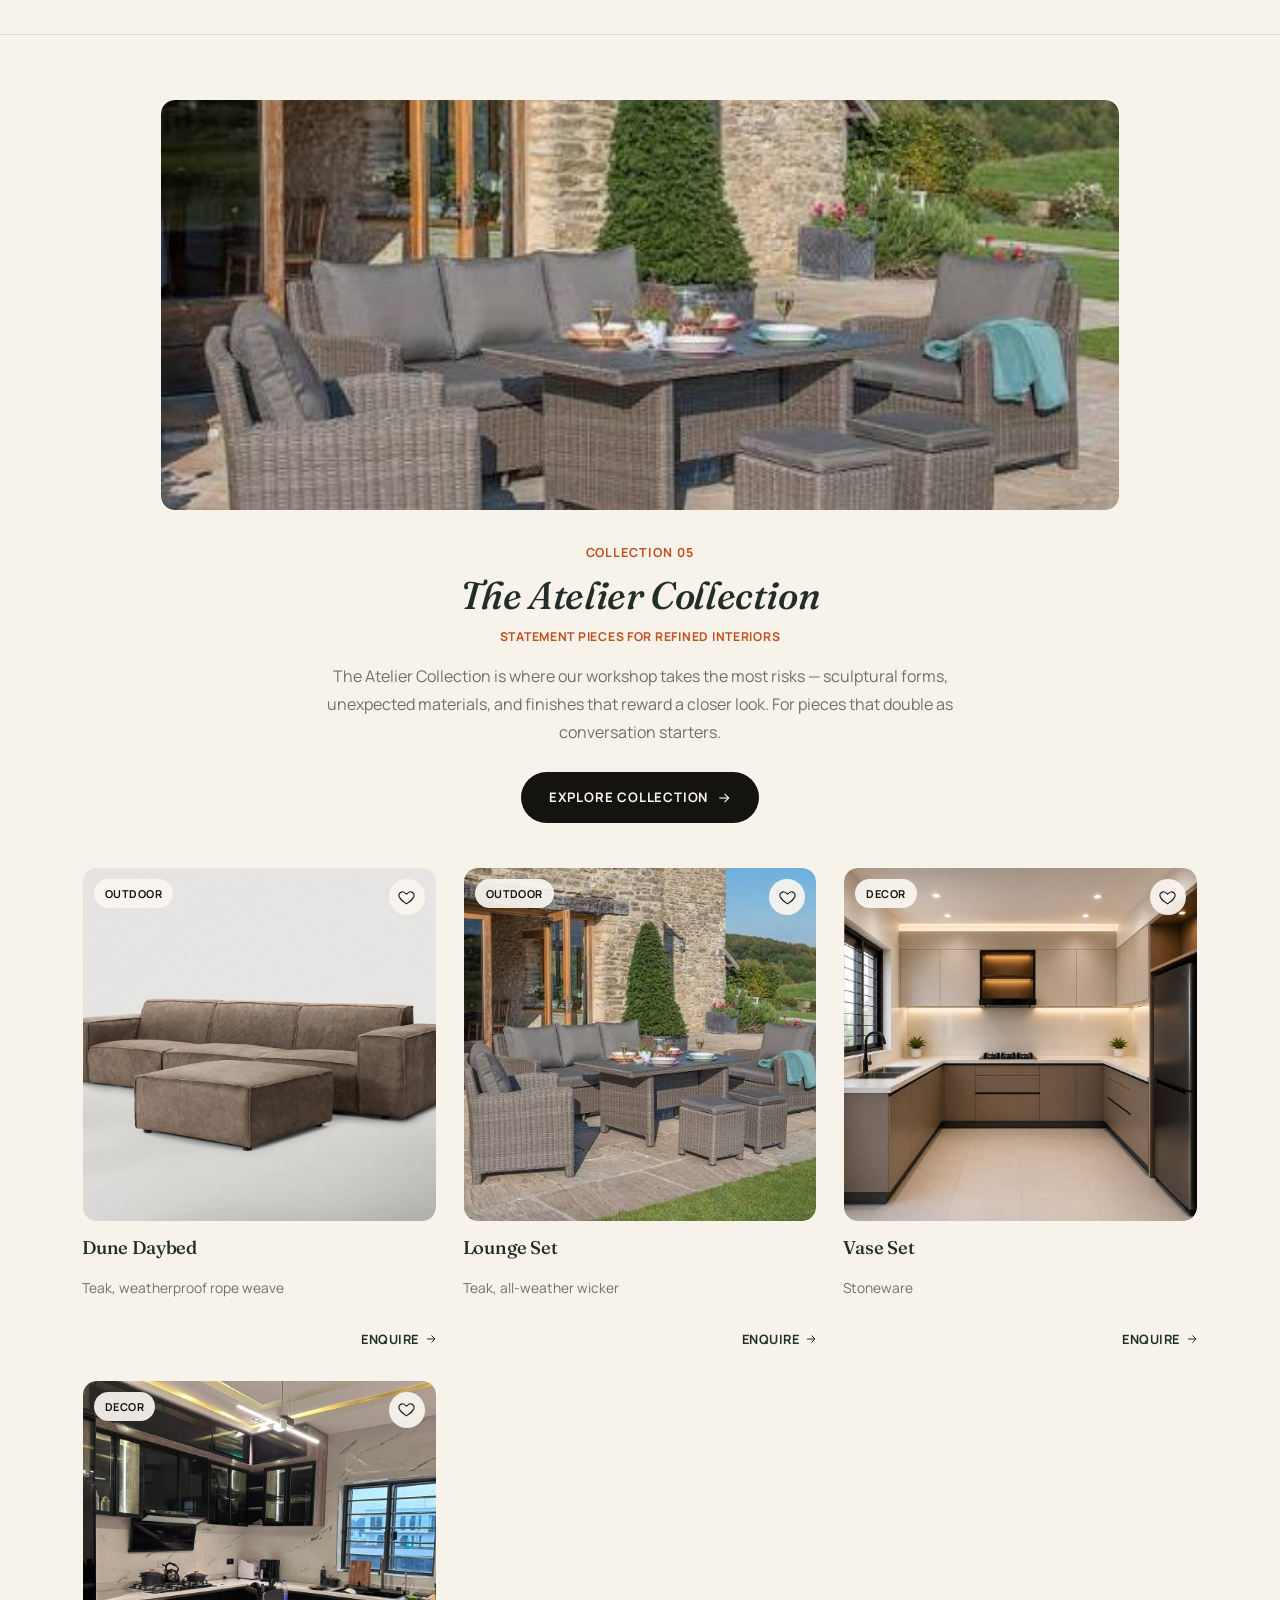
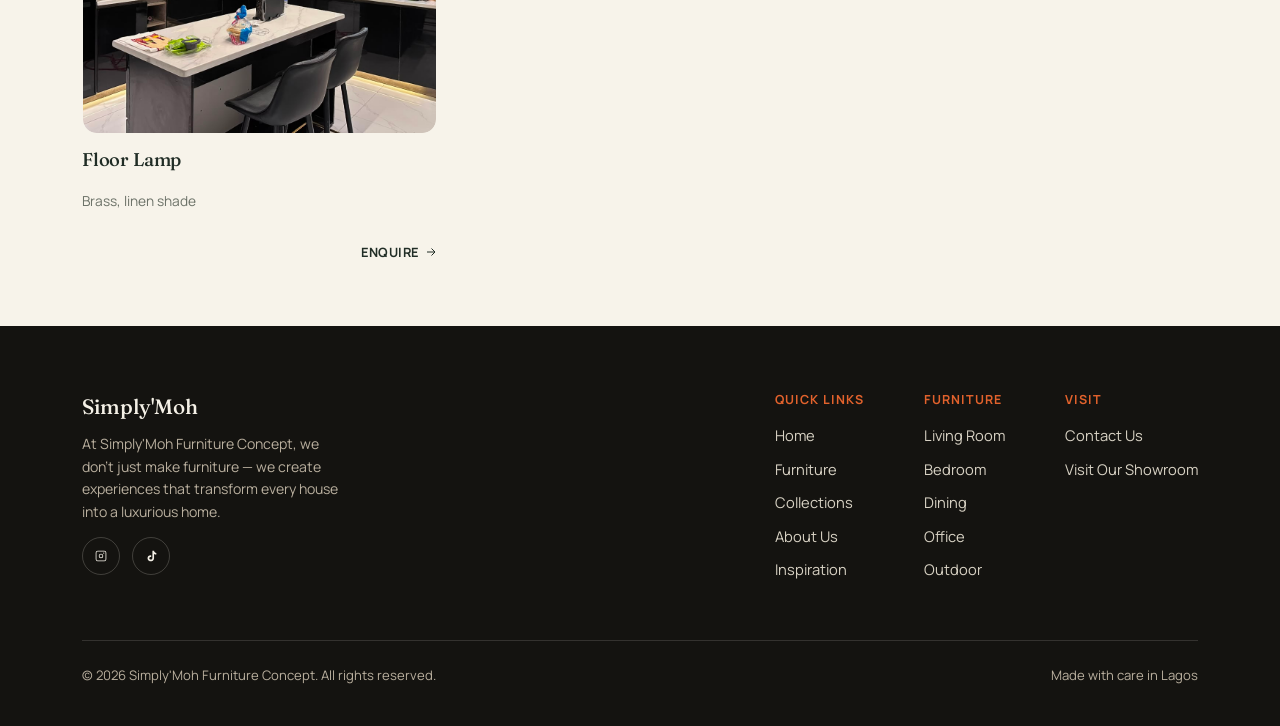
<file: collections.html>
<!DOCTYPE html>
<html lang="en">
<head>
<meta charset="UTF-8">
<meta name="viewport" content="width=device-width, initial-scale=1.0">
<title>Collections — Simply'Moh Furniture Concept</title>
<link rel="stylesheet" href="css/style.css">
</head>
<body class="hero-page">

<header class="nav-overlay transparent">
  <div class="nav">
    <a href="index.html" class="brand">
      <div class="placeholder-img brand-mark">
        <img src="images/logo_furniture.png" alt="Simply'Moh Furniture Concept logo" onerror="this.remove()" onload="this.parentElement.classList.add('has-img')">
      </div>
      <span class="brand-name">Simply'Moh</span>
    </a>
    <nav class="nav-links">
      <a href="index.html">Home</a>
      <a href="furniture.html">Furniture</a>
      <a href="collections.html">Collections</a>
      <a href="about.html">About Us</a>
      <a href="inspiration.html">Inspiration</a>
      <a href="contact.html">Contact</a>
    </nav>
    <div class="nav-actions">
      <button class="icon-btn" id="searchToggle" aria-label="Search">
        <svg viewBox="0 0 24 24"><circle cx="11" cy="11" r="7"/><line x1="21" y1="21" x2="16.6" y2="16.6"/></svg>
      </button>
      <button class="icon-btn" id="wishlistToggle" aria-label="Open wishlist">
        <svg viewBox="0 0 24 24"><path d="M12 21s-7.5-4.6-10-9.2C.3 8.4 2 4.5 5.8 4c2.1-.3 4 1 6.2 3.3C14.2 5 16.1 3.7 18.2 4c3.8.5 5.5 4.4 3.8 7.8C19.5 16.4 12 21 12 21z"/></svg>
        <span class="wish-count" id="wishCount">0</span>
      </button>
      <a href="collections.html" class="nav-cta"><span>View Collection</span><svg viewBox="0 0 24 24"><line x1="4" y1="12" x2="20" y2="12"/><polyline points="13 5 20 12 13 19"/></svg></a>
      <button class="icon-btn menu-btn" id="menuToggle" aria-label="Open menu">
        <svg viewBox="0 0 24 24"><line x1="3" y1="6" x2="21" y2="6"/><line x1="3" y1="12" x2="21" y2="12"/><line x1="3" y1="18" x2="21" y2="18"/></svg>
      </button>
    </div>
  </div>
</header>

<!-- HERO BANNER -->
<section class="page-hero-banner">
  <div class="placeholder-img">
    <img src="images/WhatsApp Image 2026-09-17 at 23.45.58 (2).jpeg" alt="Collections hero" onerror="this.remove()" onload="this.parentElement.classList.add('has-img')">
    <span class="ph-label">Collections page hero photo</span>
  </div>
  <div class="wrap">
    <p class="breadcrumb"><a href="index.html">Home</a> › Collections</p>
    <h1>Collections</h1>
    <p>Five curated edits, each built around how a different room is actually lived in.</p>
  </div>
</section>

<!-- COLLECTION BLOCKS (rendered from js/products.js -> COLLECTIONS) -->
<div id="collectionsWrap"></div>

<footer>
  <div class="wrap">
    <div class="footer-top">
      <div style="max-width:260px;">
        <span class="brand-name">Simply'Moh</span>
        <p style="color:#B9AF9E;font-size:0.88rem;margin-top:10px;">At Simply'Moh Furniture Concept, we don't just make furniture — we create experiences that transform every house into a luxurious home.</p>
        <div class="social-row">
          <a class="social-btn" href="https://www.instagram.com/simply_moh_furniture" aria-label="Instagram" target="_blank" rel="noopener"><svg viewBox="0 0 24 24"><path d="M12 8.6a3.4 3.4 0 1 0 0 6.8 3.4 3.4 0 0 0 0-6.8zm0 5.6a2.2 2.2 0 1 1 0-4.4 2.2 2.2 0 0 1 0 4.4zM16.9 4H7.1A3.1 3.1 0 0 0 4 7.1v9.8A3.1 3.1 0 0 0 7.1 20h9.8a3.1 3.1 0 0 0 3.1-3.1V7.1A3.1 3.1 0 0 0 16.9 4zm1.9 12.9a1.9 1.9 0 0 1-1.9 1.9H7.1a1.9 1.9 0 0 1-1.9-1.9V7.1a1.9 1.9 0 0 1 1.9-1.9h9.8a1.9 1.9 0 0 1 1.9 1.9zM17 7.6a.9.9 0 1 1-1.8 0 .9.9 0 0 1 1.8 0z"/></svg></a>
          <a class="social-btn" href="https://www.tiktok.com/@simplymoh.furniture" aria-label="TikTok" target="_blank" rel="noopener"><svg viewBox="0 0 24 24"><path d="M16.6 4c.3 1.9 1.5 3.3 3.4 3.5v2.4c-1.2.1-2.4-.3-3.4-1v6.4c0 3-2.4 4.7-4.9 4.7-2.7 0-4.9-2-4.9-4.6 0-2.9 2.6-5 5.5-4.5v2.5c-1.3-.3-2.9.4-2.9 2 0 1.2 1.1 2 2.3 2 1.4 0 2.4-1 2.4-2.9V4h2.5z"/></svg></a>
        </div>
      </div>
      <div class="footer-links">
        <div class="footer-col">
          <h5>Quick Links</h5>
          <a href="index.html">Home</a>
          <a href="furniture.html">Furniture</a>
          <a href="collections.html">Collections</a>
          <a href="about.html">About Us</a>
          <a href="inspiration.html">Inspiration</a>
        </div>
        <div class="footer-col">
          <h5>Furniture</h5>
          <a href="collections.html#living-room">Living Room</a>
          <a href="collections.html#bedroom">Bedroom</a>
          <a href="collections.html#dining">Dining</a>
          <a href="collections.html#office">Office</a>
          <a href="collections.html#outdoor">Outdoor</a>
        </div>
        <div class="footer-col">
          <h5>Visit</h5>
          <a href="contact.html">Contact Us</a>
          <a href="contact.html">Visit Our Showroom</a>
        </div>
      </div>
    </div>
    <div class="footer-bottom">
      <span>© 2026 Simply'Moh Furniture Concept. All rights reserved.</span>
      <span>Made with care in Lagos</span>
    </div>
  </div>
</footer>

<!-- mobile nav -->
<div class="drawer-overlay" id="mobileNavOverlay"></div>
<nav class="mobile-nav" id="mobileNav">
  <button class="icon-btn mobile-nav-close" id="mobileNavClose" aria-label="Close menu"><svg viewBox="0 0 24 24"><line x1="5" y1="5" x2="19" y2="19"/><line x1="19" y1="5" x2="5" y2="19"/></svg></button>
  <a href="index.html">Home</a>
  <a href="furniture.html">Furniture</a>
  <a href="collections.html">Collections</a>
  <a href="about.html">About Us</a>
  <a href="inspiration.html">Inspiration</a>
  <a href="contact.html">Contact</a>
</nav>

<!-- search -->
<div class="search-overlay" id="searchOverlay"></div>
<div class="search-panel" id="searchPanel">
  <form id="searchForm">
    <input type="text" id="searchInput" placeholder="Search furniture…" autocomplete="off">
    <button type="button" class="close-search" id="searchClose"><svg viewBox="0 0 24 24"><line x1="5" y1="5" x2="19" y2="19"/><line x1="19" y1="5" x2="5" y2="19"/></svg></button>
  </form>
</div>

<!-- wishlist drawer -->
<div class="drawer-overlay" id="drawerOverlay"></div>
<div class="drawer" id="wishDrawer">
  <div class="drawer-head">
    <h3>Wishlist</h3>
    <button class="drawer-close" id="drawerClose" aria-label="Close wishlist"><svg viewBox="0 0 24 24"><line x1="5" y1="5" x2="19" y2="19"/><line x1="19" y1="5" x2="5" y2="19"/></svg></button>
  </div>
  <div class="drawer-body" id="drawerBody"></div>
</div>

<script src="js/products.js"></script>
<script src="js/main.js"></script>
<script>
  const arrow = '<svg viewBox="0 0 24 24"><line x1="4" y1="12" x2="20" y2="12"/><polyline points="13 5 20 12 13 19"/></svg>';

  // build each collection block, then fill its product grid with the
  // exact same reliable card component used on Home and Furniture
  document.getElementById('collectionsWrap').innerHTML = COLLECTIONS.map(function(c){
    return (
      '<section class="collection-block">' +
        '<div class="wrap">' +
          '<div class="collection-banner">' +
            '<div class="placeholder-img">' +
              '<img src="' + c.image + '" alt="' + c.name + '" onerror="this.remove()" onload="this.parentElement.classList.add(\'has-img\')">' +
              '<span class="ph-label">' + c.name + ' photo</span>' +
            '</div>' +
          '</div>' +
          '<div class="collection-intro">' +
            '<p class="collection-number">Collection ' + c.number + '</p>' +
            '<h2 class="collection-title">' + c.name + '</h2>' +
            '<p class="collection-tagline">' + c.tagline + '</p>' +
            '<p class="collection-desc">' + c.description + '</p>' +
            '<div class="collection-explore"><a href="furniture.html" class="btn btn-solid" style="background:var(--charcoal);">Explore Collection' + arrow + '</a></div>' +
          '</div>' +
          '<div class="collection-products">' +
            '<div class="product-grid featured-grid" id="grid-' + c.id + '"></div>' +
          '</div>' +
        '</div>' +
      '</section>'
    );
  }).join('');

  // now fill each collection's product grid
  COLLECTIONS.forEach(function(c){
    const products = c.productIds.map(function(id){ return PRODUCTS.find(function(p){ return p.id === id; }); }).filter(Boolean);
    renderProductGrid(document.getElementById('grid-' + c.id), products);
  });
</script>
</body>
</html>
</file>
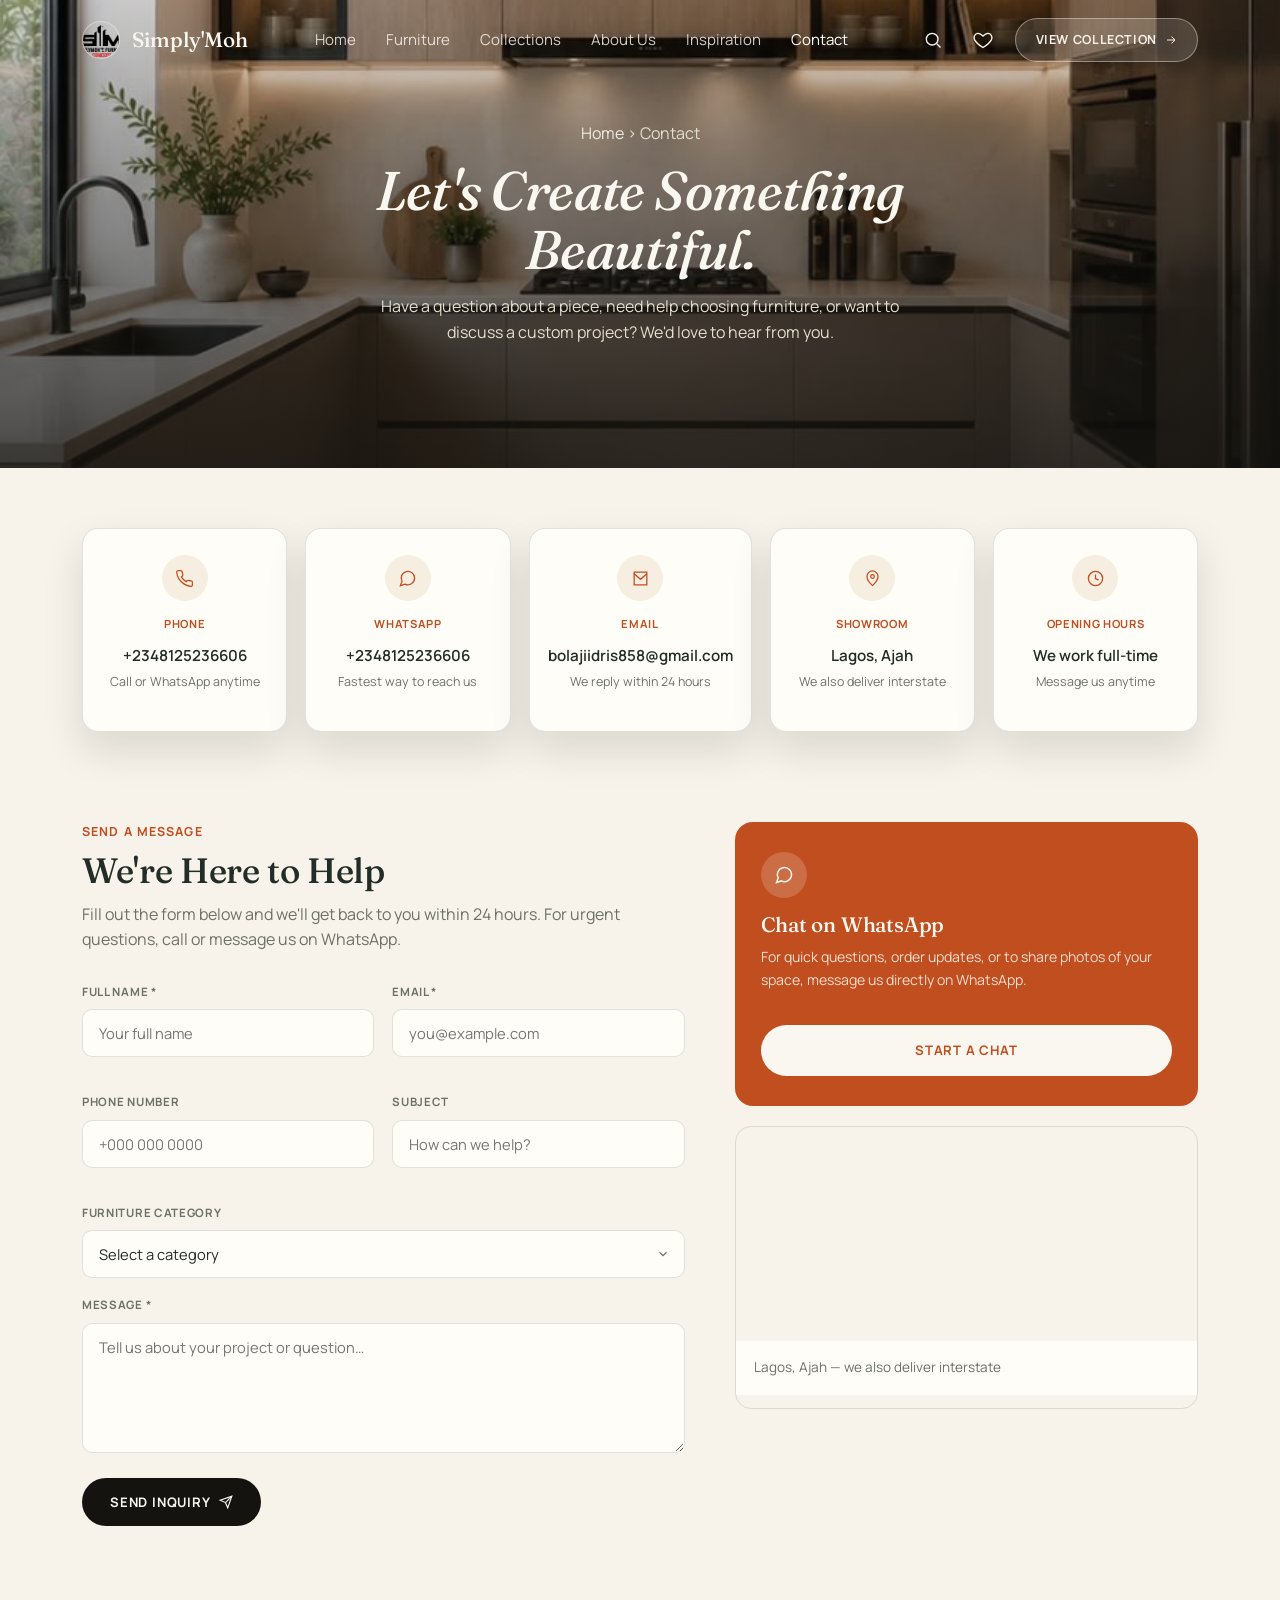
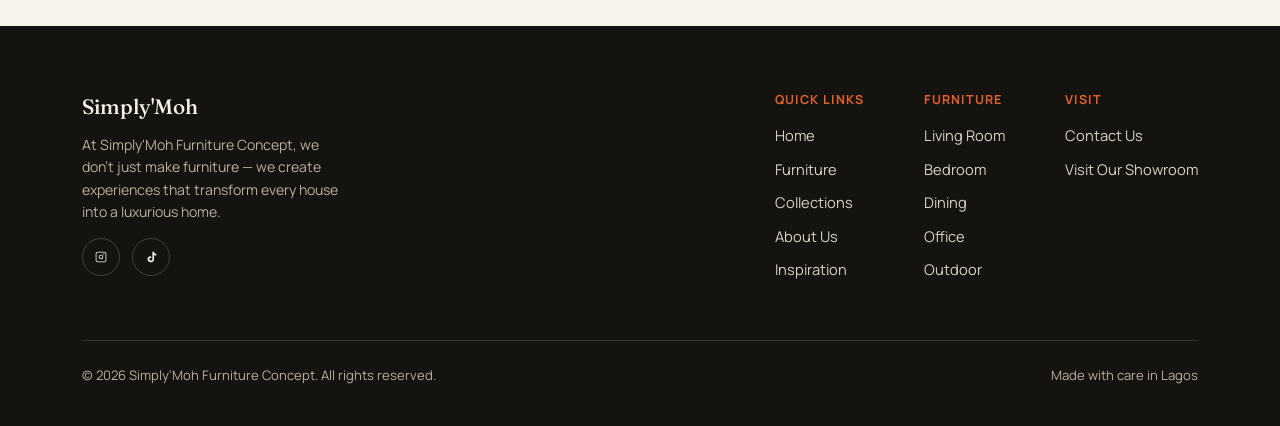
<file: contact.html>
<!DOCTYPE html>
<html lang="en">
<head>
<meta charset="UTF-8">
<meta name="viewport" content="width=device-width, initial-scale=1.0">
<title>Contact — Simply'Moh Furniture Concept</title>
<link rel="stylesheet" href="css/style.css">
</head>
<body class="hero-page">

<header class="nav-overlay transparent">
  <div class="nav">
    <a href="index.html" class="brand">
      <div class="placeholder-img brand-mark">
        <img src="images/logo_furniture.png" alt="Simply'Moh Furniture Concept logo" onerror="this.remove()" onload="this.parentElement.classList.add('has-img')">
      </div>
      <span class="brand-name">Simply'Moh</span>
    </a>
    <nav class="nav-links">
      <a href="index.html">Home</a>
      <a href="furniture.html">Furniture</a>
      <a href="collections.html">Collections</a>
      <a href="about.html">About Us</a>
      <a href="inspiration.html">Inspiration</a>
      <a href="contact.html">Contact</a>
    </nav>
    <div class="nav-actions">
      <button class="icon-btn" id="searchToggle" aria-label="Search">
        <svg viewBox="0 0 24 24"><circle cx="11" cy="11" r="7"/><line x1="21" y1="21" x2="16.6" y2="16.6"/></svg>
      </button>
      <button class="icon-btn" id="wishlistToggle" aria-label="Open wishlist">
        <svg viewBox="0 0 24 24"><path d="M12 21s-7.5-4.6-10-9.2C.3 8.4 2 4.5 5.8 4c2.1-.3 4 1 6.2 3.3C14.2 5 16.1 3.7 18.2 4c3.8.5 5.5 4.4 3.8 7.8C19.5 16.4 12 21 12 21z"/></svg>
        <span class="wish-count" id="wishCount">0</span>
      </button>
      <a href="collections.html" class="nav-cta"><span>View Collection</span><svg viewBox="0 0 24 24"><line x1="4" y1="12" x2="20" y2="12"/><polyline points="13 5 20 12 13 19"/></svg></a>
      <button class="icon-btn menu-btn" id="menuToggle" aria-label="Open menu">
        <svg viewBox="0 0 24 24"><line x1="3" y1="6" x2="21" y2="6"/><line x1="3" y1="12" x2="21" y2="12"/><line x1="3" y1="18" x2="21" y2="18"/></svg>
      </button>
    </div>
  </div>
</header>

<!-- HERO BANNER -->
<section class="page-hero-banner centered">
  <div class="placeholder-img">
    <img src="images/WhatsApp Image 2026-09-17 at 23.46.00 (1).jpeg" alt="Simply'Moh showroom" onerror="this.remove()" onload="this.parentElement.classList.add('has-img')">
    <span class="ph-label">Contact page hero photo</span>
  </div>
  <div class="wrap">
    <p class="breadcrumb"><a href="index.html">Home</a> › Contact</p>
    <h1>Let's Create Something Beautiful.</h1>
    <p style="color:#E4DECE;max-width:52ch;margin-top:14px;">Have a question about a piece, need help choosing furniture, or want to discuss a custom project? We'd love to hear from you.</p>
  </div>
</section>

<!-- CONTACT METHODS -->
<section class="contact-methods">
  <div class="wrap">
    <div class="contact-methods-grid">
      <a class="contact-method-card" href="tel:+PHONENUMBER" style="display:block;">
        <div class="why-icon"><svg viewBox="0 0 24 24"><path d="M22 16.9v3a2 2 0 0 1-2.2 2 19.8 19.8 0 0 1-8.6-3.1 19.5 19.5 0 0 1-6-6 19.8 19.8 0 0 1-3.1-8.7A2 2 0 0 1 4.1 2h3a2 2 0 0 1 2 1.7c.1 1 .3 2 .7 3a2 2 0 0 1-.4 2.1L8.1 10a16 16 0 0 0 6 6l1.2-1.2a2 2 0 0 1 2.1-.4c1 .4 2 .6 3 .7a2 2 0 0 1 1.7 2z"/></svg></div>
        <p class="contact-method-label">Phone</p>
        <span class="contact-method-value" id="phoneValue">+000 000 0000</span>
        <p class="contact-method-note">Call or WhatsApp anytime</p>
      </a>
      <a class="contact-method-card" href="#" id="whatsappCard" target="_blank" rel="noopener" style="display:block;">
        <div class="why-icon"><svg viewBox="0 0 24 24"><path d="M21 11.5a8.5 8.5 0 0 1-12.3 7.6L3 21l2-5.5A8.5 8.5 0 1 1 21 11.5z"/></svg></div>
        <p class="contact-method-label">WhatsApp</p>
        <span class="contact-method-value" id="whatsappValue">+000 000 0000</span>
        <p class="contact-method-note">Fastest way to reach us</p>
      </a>
      <a class="contact-method-card" href="mailto:bolajiidris858@gmail.com" style="display:block;">
        <div class="why-icon"><svg viewBox="0 0 24 24"><path d="M4 4h16v16H4z" fill="none"/><path d="M4 6l8 7 8-7"/></svg></div>
        <p class="contact-method-label">Email</p>
        <span class="contact-method-value">bolajiidris858@gmail.com</span>
        <p class="contact-method-note">We reply within 24 hours</p>
      </a>
      <div class="contact-method-card">
        <div class="why-icon"><svg viewBox="0 0 24 24"><path d="M12 21s7-6.5 7-11.5a7 7 0 0 0-14 0C5 14.5 12 21 12 21z"/><circle cx="12" cy="9.5" r="2.3"/></svg></div>
        <p class="contact-method-label">Showroom</p>
        <span class="contact-method-value">Lagos, Ajah</span>
        <p class="contact-method-note">We also deliver interstate</p>
      </div>
      <div class="contact-method-card">
        <div class="why-icon"><svg viewBox="0 0 24 24"><circle cx="12" cy="12" r="9"/><polyline points="12 7 12 12 16 14"/></svg></div>
        <p class="contact-method-label">Opening Hours</p>
        <span class="contact-method-value">We work full-time</span>
        <p class="contact-method-note">Message us anytime</p>
      </div>
    </div>
  </div>
</section>

<!-- FORM + WHATSAPP / MAP -->
<section class="contact-main">
  <div class="wrap">
    <div class="contact-layout">
      <div class="contact-form">
        <p class="section-label">Send a Message</p>
        <h2 style="font-family:'Fraunces',serif;font-size:clamp(1.7rem,2.8vw,2.2rem);">We're Here to Help</h2>
        <p style="color:var(--text-soft);margin-top:12px;max-width:56ch;">Fill out the form below and we'll get back to you within 24 hours. For urgent questions, call or message us on WhatsApp.</p>

        <form id="contactForm" style="margin-top:30px;">
          <div class="form-row">
            <div class="form-field"><label for="cf-name">Full Name *</label><input type="text" id="cf-name" placeholder="Your full name" required></div>
            <div class="form-field"><label for="cf-email">Email *</label><input type="email" id="cf-email" placeholder="you@example.com" required></div>
          </div>
          <div class="form-row">
            <div class="form-field"><label for="cf-phone">Phone Number</label><input type="text" id="cf-phone" placeholder="+000 000 0000"></div>
            <div class="form-field"><label for="cf-subject">Subject</label><input type="text" id="cf-subject" placeholder="How can we help?"></div>
          </div>
          <div class="form-field">
            <label for="cf-category">Furniture Category</label>
            <select id="cf-category">
              <option value="">Select a category</option>
              <option>Living Room</option>
              <option>Bedroom</option>
              <option>Dining</option>
              <option>Office</option>
              <option>Outdoor</option>
              <option>Decor</option>
            </select>
          </div>
          <div class="form-field">
            <label for="cf-message">Message *</label>
            <textarea id="cf-message" placeholder="Tell us about your project or question…" required></textarea>
          </div>
          <button type="submit" class="btn btn-solid" style="background:var(--charcoal);">Send Inquiry<svg viewBox="0 0 24 24"><line x1="22" y1="2" x2="11" y2="13"/><polygon points="22 2 15 22 11 13 2 9 22 2"/></svg></button>
        </form>
      </div>

      <div>
        <div class="whatsapp-cta-box">
          <div class="whatsapp-cta-icon"><svg viewBox="0 0 24 24"><path d="M21 11.5a8.5 8.5 0 0 1-12.3 7.6L3 21l2-5.5A8.5 8.5 0 1 1 21 11.5z"/></svg></div>
          <h3>Chat on WhatsApp</h3>
          <p>For quick questions, order updates, or to share photos of your space, message us directly on WhatsApp.</p>
          <a href="#" id="whatsappStartChat" target="_blank" rel="noopener" class="btn">Start a Chat</a>
        </div>
        <div class="contact-mini-map">
          <iframe src="https://www.google.com/maps?q=Lagos%2C+Ajah%2C+Nigeria&output=embed" loading="lazy" title="Showroom location map" referrerpolicy="no-referrer-when-downgrade"></iframe>
          <p class="contact-mini-map-address">Lagos, Ajah — we also deliver interstate</p>
        </div>
      </div>
    </div>
  </div>
</section>

<footer>
  <div class="wrap">
    <div class="footer-top">
      <div style="max-width:260px;">
        <span class="brand-name">Simply'Moh</span>
        <p style="color:#B9AF9E;font-size:0.88rem;margin-top:10px;">At Simply'Moh Furniture Concept, we don't just make furniture — we create experiences that transform every house into a luxurious home.</p>
        <div class="social-row">
          <a class="social-btn" href="https://www.instagram.com/simply_moh_furniture" aria-label="Instagram" target="_blank" rel="noopener"><svg viewBox="0 0 24 24"><path d="M12 8.6a3.4 3.4 0 1 0 0 6.8 3.4 3.4 0 0 0 0-6.8zm0 5.6a2.2 2.2 0 1 1 0-4.4 2.2 2.2 0 0 1 0 4.4zM16.9 4H7.1A3.1 3.1 0 0 0 4 7.1v9.8A3.1 3.1 0 0 0 7.1 20h9.8a3.1 3.1 0 0 0 3.1-3.1V7.1A3.1 3.1 0 0 0 16.9 4zm1.9 12.9a1.9 1.9 0 0 1-1.9 1.9H7.1a1.9 1.9 0 0 1-1.9-1.9V7.1a1.9 1.9 0 0 1 1.9-1.9h9.8a1.9 1.9 0 0 1 1.9 1.9zM17 7.6a.9.9 0 1 1-1.8 0 .9.9 0 0 1 1.8 0z"/></svg></a>
          <a class="social-btn" href="https://www.tiktok.com/@simplymoh.furniture" aria-label="TikTok" target="_blank" rel="noopener"><svg viewBox="0 0 24 24"><path d="M16.6 4c.3 1.9 1.5 3.3 3.4 3.5v2.4c-1.2.1-2.4-.3-3.4-1v6.4c0 3-2.4 4.7-4.9 4.7-2.7 0-4.9-2-4.9-4.6 0-2.9 2.6-5 5.5-4.5v2.5c-1.3-.3-2.9.4-2.9 2 0 1.2 1.1 2 2.3 2 1.4 0 2.4-1 2.4-2.9V4h2.5z"/></svg></a>
        </div>
      </div>
      <div class="footer-links">
        <div class="footer-col">
          <h5>Quick Links</h5>
          <a href="index.html">Home</a>
          <a href="furniture.html">Furniture</a>
          <a href="collections.html">Collections</a>
          <a href="about.html">About Us</a>
          <a href="inspiration.html">Inspiration</a>
        </div>
        <div class="footer-col">
          <h5>Furniture</h5>
          <a href="collections.html#living-room">Living Room</a>
          <a href="collections.html#bedroom">Bedroom</a>
          <a href="collections.html#dining">Dining</a>
          <a href="collections.html#office">Office</a>
          <a href="collections.html#outdoor">Outdoor</a>
        </div>
        <div class="footer-col">
          <h5>Visit</h5>
          <a href="contact.html">Contact Us</a>
          <a href="contact.html">Visit Our Showroom</a>
        </div>
      </div>
    </div>
    <div class="footer-bottom">
      <span>© 2026 Simply'Moh Furniture Concept. All rights reserved.</span>
      <span>Made with care in Lagos</span>
    </div>
  </div>
</footer>

<!-- mobile nav -->
<div class="drawer-overlay" id="mobileNavOverlay"></div>
<nav class="mobile-nav" id="mobileNav">
  <button class="icon-btn mobile-nav-close" id="mobileNavClose" aria-label="Close menu"><svg viewBox="0 0 24 24"><line x1="5" y1="5" x2="19" y2="19"/><line x1="19" y1="5" x2="5" y2="19"/></svg></button>
  <a href="index.html">Home</a>
  <a href="furniture.html">Furniture</a>
  <a href="collections.html">Collections</a>
  <a href="about.html">About Us</a>
  <a href="inspiration.html">Inspiration</a>
  <a href="contact.html">Contact</a>
</nav>

<!-- search -->
<div class="search-overlay" id="searchOverlay"></div>
<div class="search-panel" id="searchPanel">
  <form id="searchForm">
    <input type="text" id="searchInput" placeholder="Search furniture…" autocomplete="off">
    <button type="button" class="close-search" id="searchClose"><svg viewBox="0 0 24 24"><line x1="5" y1="5" x2="19" y2="19"/><line x1="19" y1="5" x2="5" y2="19"/></svg></button>
  </form>
</div>

<!-- wishlist drawer -->
<div class="drawer-overlay" id="drawerOverlay"></div>
<div class="drawer" id="wishDrawer">
  <div class="drawer-head">
    <h3>Wishlist</h3>
    <button class="drawer-close" id="drawerClose" aria-label="Close wishlist"><svg viewBox="0 0 24 24"><line x1="5" y1="5" x2="19" y2="19"/><line x1="19" y1="5" x2="5" y2="19"/></svg></button>
  </div>
  <div class="drawer-body" id="drawerBody"></div>
</div>

<script src="js/products.js"></script>
<script src="js/main.js"></script>
<script>
  // phone/WhatsApp cards and buttons use the same WHATSAPP_NUMBER from main.js
  document.getElementById('phoneValue').textContent = '+' + WHATSAPP_NUMBER;
  document.querySelector('a[href="tel:+PHONENUMBER"]').href = 'tel:+' + WHATSAPP_NUMBER;
  document.getElementById('whatsappValue').textContent = '+' + WHATSAPP_NUMBER;
  document.getElementById('whatsappCard').href = 'https://wa.me/' + WHATSAPP_NUMBER;
  document.getElementById('whatsappStartChat').href = 'https://wa.me/' + WHATSAPP_NUMBER;

  // No backend on this site yet, so the form sends its contents to WhatsApp instead of an inbox.
  document.getElementById('contactForm').addEventListener('submit', function(e){
    e.preventDefault();
    const name = document.getElementById('cf-name').value.trim();
    const email = document.getElementById('cf-email').value.trim();
    const phone = document.getElementById('cf-phone').value.trim();
    const subject = document.getElementById('cf-subject').value.trim();
    const category = document.getElementById('cf-category').value;
    const message = document.getElementById('cf-message').value.trim();

    let text = "Hi! I'd like to get in touch.\n";
    text += "Name: " + name + "\n";
    text += "Email: " + email + "\n";
    if(phone) text += "Phone: " + phone + "\n";
    if(subject) text += "Subject: " + subject + "\n";
    if(category) text += "Category: " + category + "\n";
    text += "Message: " + message;

    window.open('https://wa.me/' + WHATSAPP_NUMBER + '?text=' + encodeURIComponent(text), '_blank');
  });
</script>
</body>
</html>
</file>
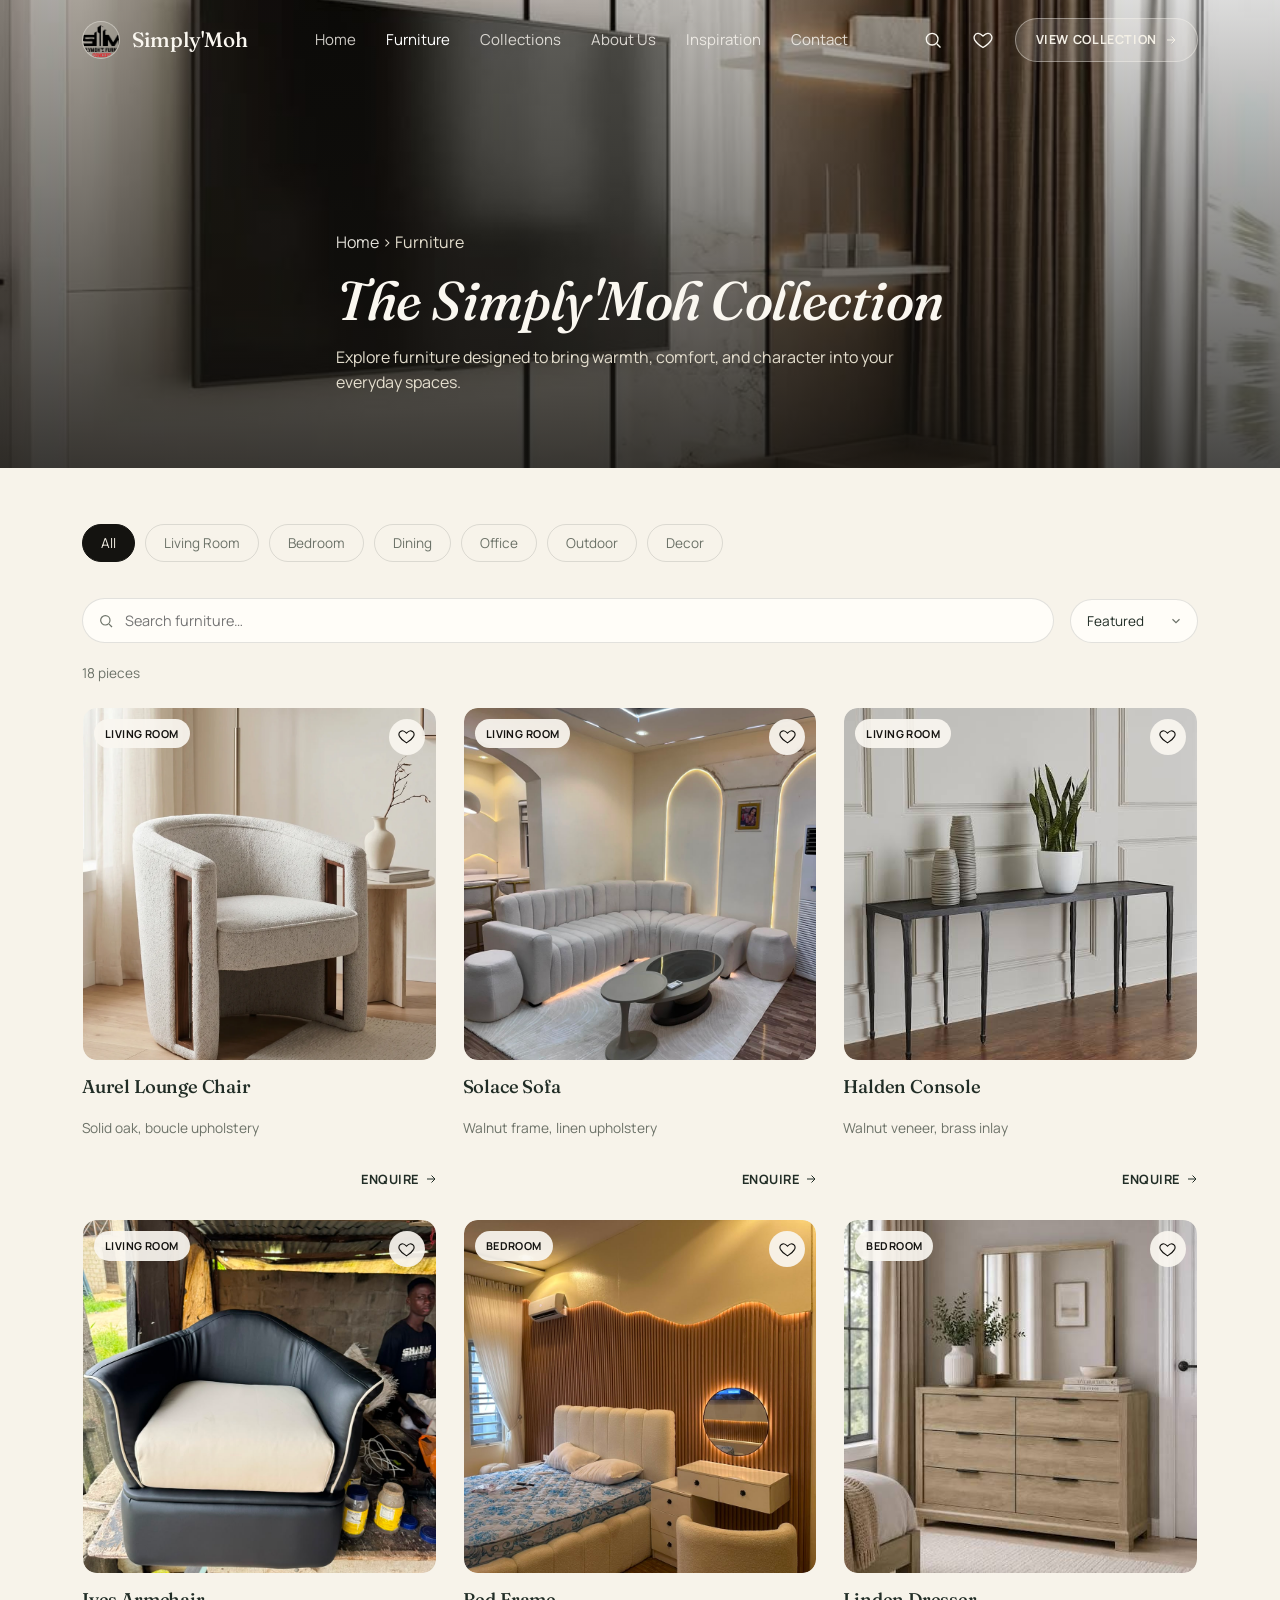
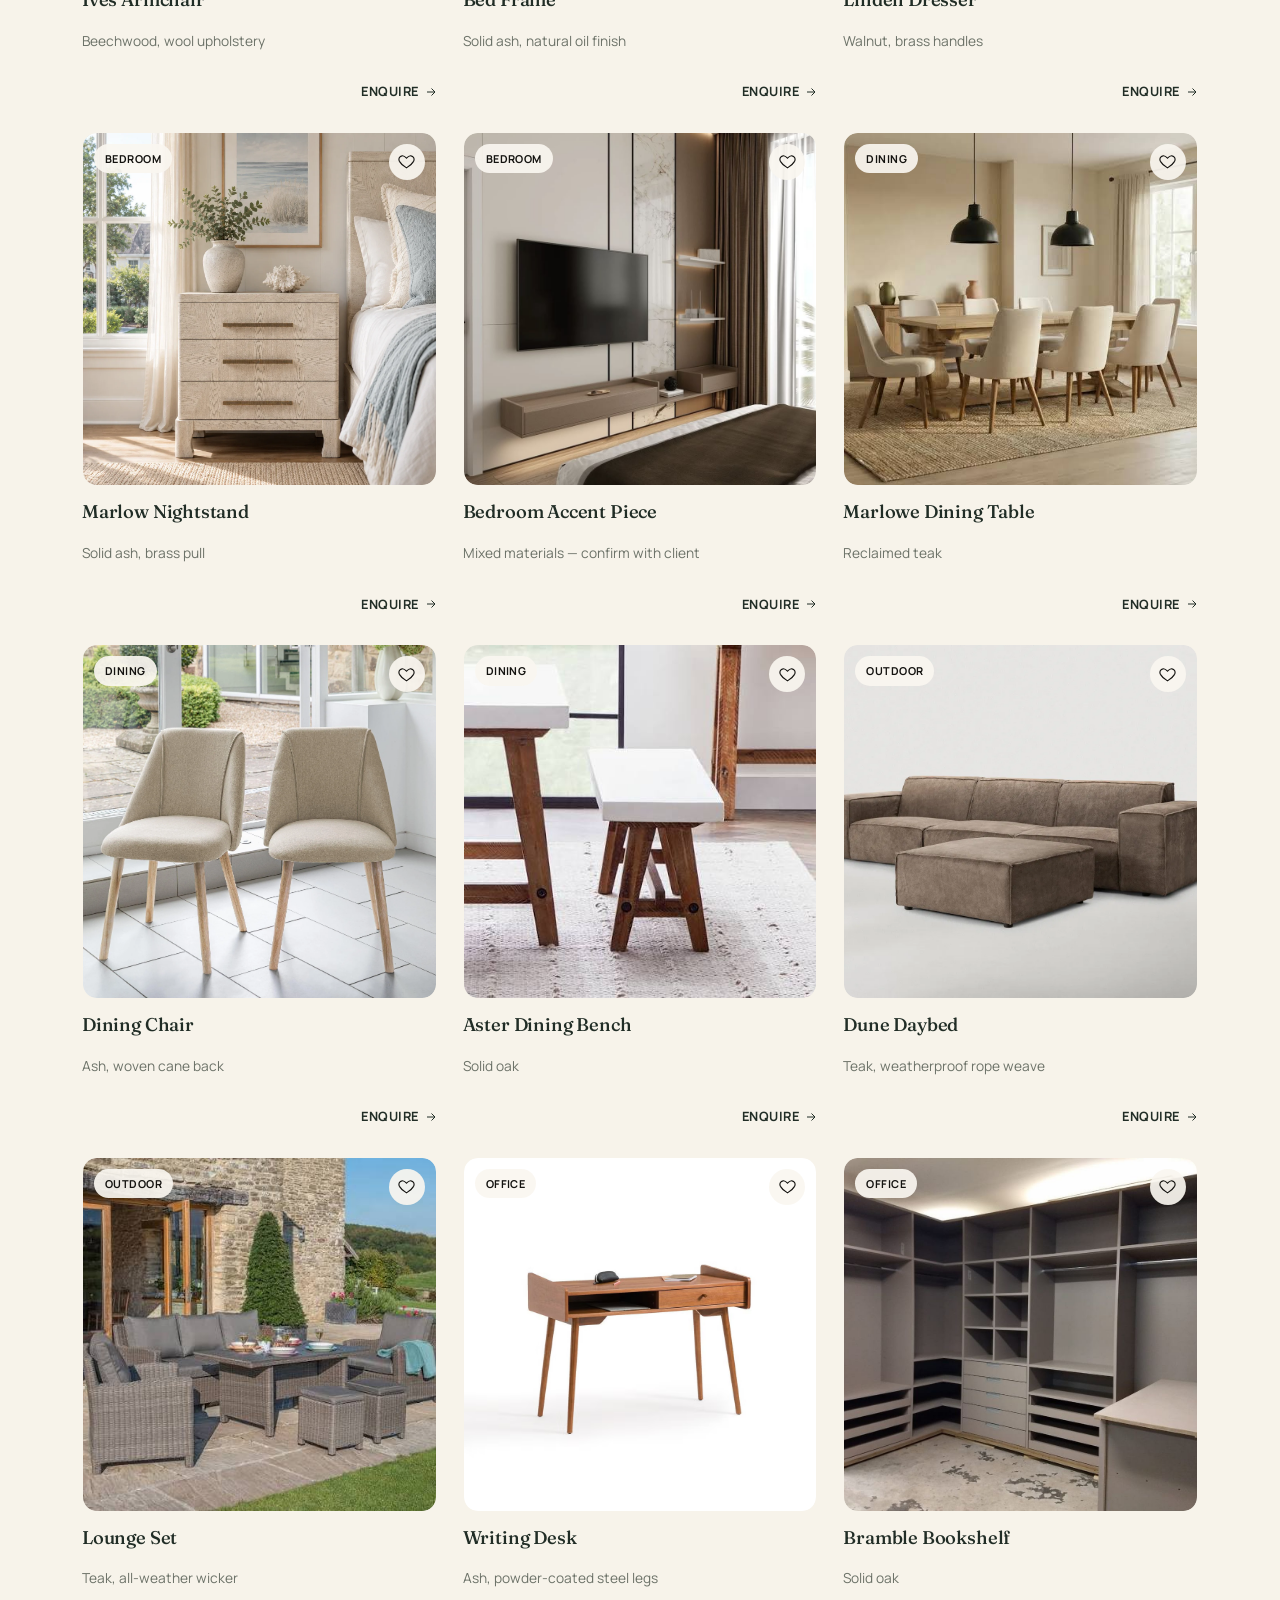
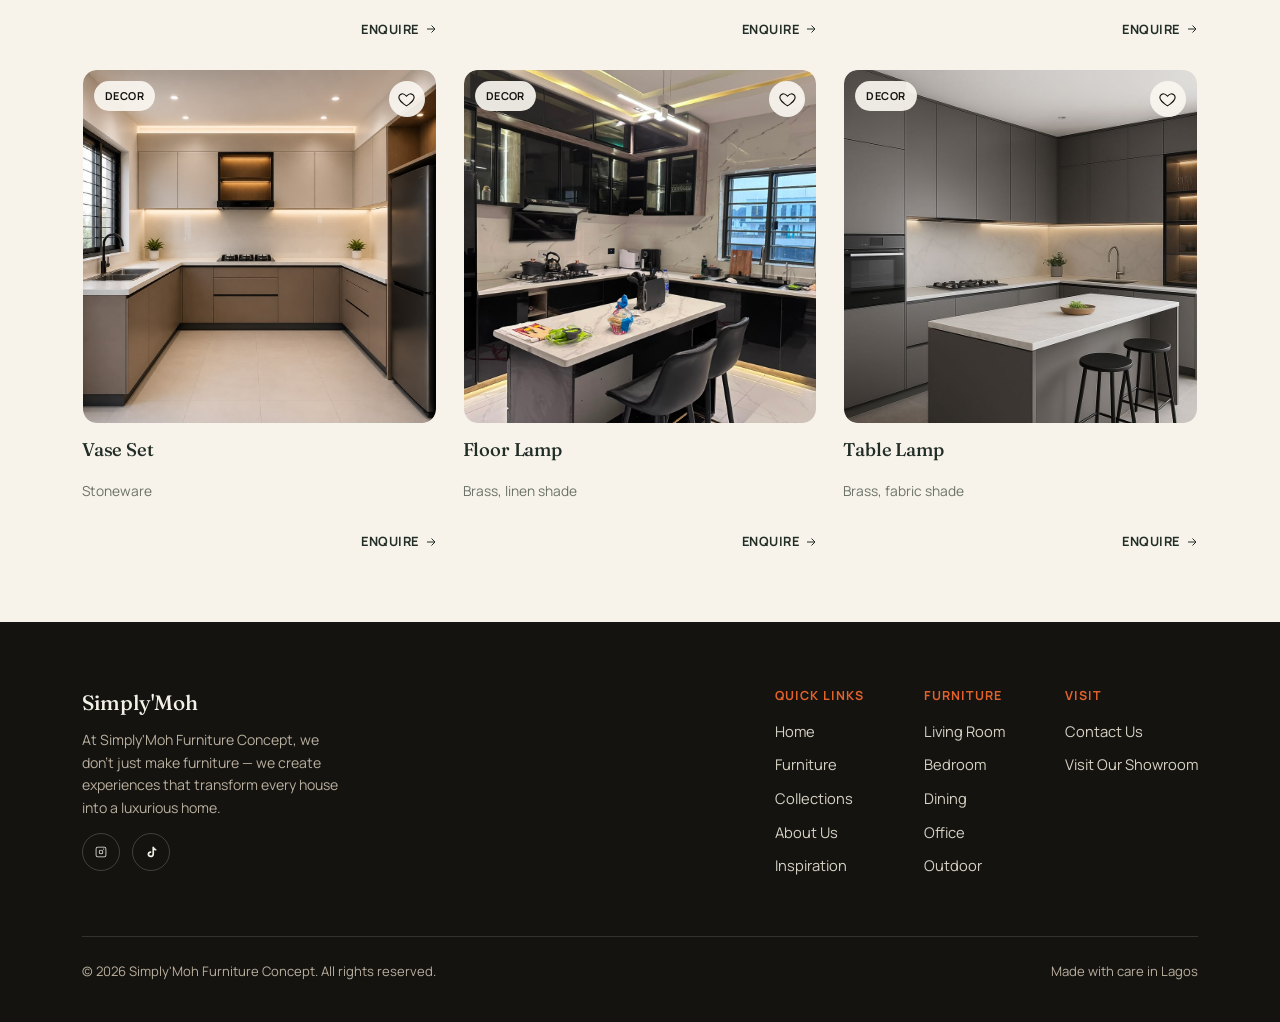
<file: furniture.html>
<!DOCTYPE html>
<html lang="en">
<head>
<meta charset="UTF-8">
<meta name="viewport" content="width=device-width, initial-scale=1.0">
<title>Furniture — Simply'Moh Furniture Concept</title>
<link rel="stylesheet" href="css/style.css">
</head>
<body class="hero-page">

<header class="nav-overlay transparent">
  <div class="nav">
    <a href="index.html" class="brand">
      <div class="placeholder-img brand-mark">
        <img src="images/logo_furniture.png" alt="Simply'Moh Furniture Concept logo" onerror="this.remove()" onload="this.parentElement.classList.add('has-img')">
      </div>
      <span class="brand-name">Simply'Moh</span>
    </a>
    <nav class="nav-links">
      <a href="index.html">Home</a>
      <a href="furniture.html">Furniture</a>
      <a href="collections.html">Collections</a>
      <a href="about.html">About Us</a>
      <a href="inspiration.html">Inspiration</a>
      <a href="contact.html">Contact</a>
    </nav>
    <div class="nav-actions">
      <button class="icon-btn" id="searchToggle" aria-label="Search">
        <svg viewBox="0 0 24 24"><circle cx="11" cy="11" r="7"/><line x1="21" y1="21" x2="16.6" y2="16.6"/></svg>
      </button>
      <button class="icon-btn" id="wishlistToggle" aria-label="Open wishlist">
        <svg viewBox="0 0 24 24"><path d="M12 21s-7.5-4.6-10-9.2C.3 8.4 2 4.5 5.8 4c2.1-.3 4 1 6.2 3.3C14.2 5 16.1 3.7 18.2 4c3.8.5 5.5 4.4 3.8 7.8C19.5 16.4 12 21 12 21z"/></svg>
        <span class="wish-count" id="wishCount">0</span>
      </button>
      <a href="collections.html" class="nav-cta"><span>View Collection</span><svg viewBox="0 0 24 24"><line x1="4" y1="12" x2="20" y2="12"/><polyline points="13 5 20 12 13 19"/></svg></a>
      <button class="icon-btn menu-btn" id="menuToggle" aria-label="Open menu">
        <svg viewBox="0 0 24 24"><line x1="3" y1="6" x2="21" y2="6"/><line x1="3" y1="12" x2="21" y2="12"/><line x1="3" y1="18" x2="21" y2="18"/></svg>
      </button>
    </div>
  </div>
</header>

<!-- HERO BANNER -->
<section class="page-hero-banner">
  <div class="placeholder-img">
    <img src="images/WhatsApp Image 2026-09-17 at 23.46.01.jpeg" alt="Simply'Moh furniture in a styled room" onerror="this.remove()" onload="this.parentElement.classList.add('has-img')">
    <span class="ph-label">Furniture page hero photo</span>
  </div>
  <div class="wrap">
    <p class="breadcrumb"><a href="index.html">Home</a> › Furniture</p>
    <h1>The Simply'Moh Collection</h1>
    <p>Explore furniture designed to bring warmth, comfort, and character into your everyday spaces.</p>
  </div>
</section>

<!-- FILTER + SEARCH + GRID -->
<section class="products no-border" style="padding-top:56px;">
  <div class="wrap">
    <div class="filter-row" id="filterRow">
      <button class="filter-chip active" data-room="">All</button>
      <button class="filter-chip" data-room="Living Room">Living Room</button>
      <button class="filter-chip" data-room="Bedroom">Bedroom</button>
      <button class="filter-chip" data-room="Dining">Dining</button>
      <button class="filter-chip" data-room="Office">Office</button>
      <button class="filter-chip" data-room="Outdoor">Outdoor</button>
      <button class="filter-chip" data-room="Decor">Decor</button>
    </div>

    <div class="furniture-toolbar">
      <div class="toolbar-search">
        <svg viewBox="0 0 24 24"><circle cx="11" cy="11" r="7"/><line x1="21" y1="21" x2="16.6" y2="16.6"/></svg>
        <input type="text" id="furnitureSearch" placeholder="Search furniture…" autocomplete="off">
      </div>
      <div class="toolbar-sort">
        <select id="sortSelect">
          <option value="featured">Featured</option>
          <option value="name">Name (A–Z)</option>
          <option value="newest">Newest</option>
        </select>
      </div>
    </div>

    <p class="result-count" id="resultCount">16 pieces</p>

    <div class="product-grid featured-grid" id="productGrid"></div>
  </div>
</section>

<footer>
  <div class="wrap">
    <div class="footer-top">
      <div style="max-width:260px;">
        <span class="brand-name">Simply'Moh</span>
        <p style="color:#B9AF9E;font-size:0.88rem;margin-top:10px;">At Simply'Moh Furniture Concept, we don't just make furniture — we create experiences that transform every house into a luxurious home.</p>
        <div class="social-row">
          <a class="social-btn" href="https://www.instagram.com/simply_moh_furniture" aria-label="Instagram" target="_blank" rel="noopener"><svg viewBox="0 0 24 24"><path d="M12 8.6a3.4 3.4 0 1 0 0 6.8 3.4 3.4 0 0 0 0-6.8zm0 5.6a2.2 2.2 0 1 1 0-4.4 2.2 2.2 0 0 1 0 4.4zM16.9 4H7.1A3.1 3.1 0 0 0 4 7.1v9.8A3.1 3.1 0 0 0 7.1 20h9.8a3.1 3.1 0 0 0 3.1-3.1V7.1A3.1 3.1 0 0 0 16.9 4zm1.9 12.9a1.9 1.9 0 0 1-1.9 1.9H7.1a1.9 1.9 0 0 1-1.9-1.9V7.1a1.9 1.9 0 0 1 1.9-1.9h9.8a1.9 1.9 0 0 1 1.9 1.9zM17 7.6a.9.9 0 1 1-1.8 0 .9.9 0 0 1 1.8 0z"/></svg></a>
          <a class="social-btn" href="https://www.tiktok.com/@simplymoh.furniture" aria-label="TikTok" target="_blank" rel="noopener"><svg viewBox="0 0 24 24"><path d="M16.6 4c.3 1.9 1.5 3.3 3.4 3.5v2.4c-1.2.1-2.4-.3-3.4-1v6.4c0 3-2.4 4.7-4.9 4.7-2.7 0-4.9-2-4.9-4.6 0-2.9 2.6-5 5.5-4.5v2.5c-1.3-.3-2.9.4-2.9 2 0 1.2 1.1 2 2.3 2 1.4 0 2.4-1 2.4-2.9V4h2.5z"/></svg></a>
        </div>
      </div>
      <div class="footer-links">
        <div class="footer-col">
          <h5>Quick Links</h5>
          <a href="index.html">Home</a>
          <a href="furniture.html">Furniture</a>
          <a href="collections.html">Collections</a>
          <a href="about.html">About Us</a>
          <a href="inspiration.html">Inspiration</a>
        </div>
        <div class="footer-col">
          <h5>Furniture</h5>
          <a href="collections.html#living-room">Living Room</a>
          <a href="collections.html#bedroom">Bedroom</a>
          <a href="collections.html#dining">Dining</a>
          <a href="collections.html#office">Office</a>
          <a href="collections.html#outdoor">Outdoor</a>
        </div>
        <div class="footer-col">
          <h5>Visit</h5>
          <a href="contact.html">Contact Us</a>
          <a href="contact.html">Visit Our Showroom</a>
        </div>
      </div>
    </div>
    <div class="footer-bottom">
      <span>© 2026 Simply'Moh Furniture Concept. All rights reserved.</span>
      <span>Made with care in Lagos</span>
    </div>
  </div>
</footer>

<!-- mobile nav -->
<div class="drawer-overlay" id="mobileNavOverlay"></div>
<nav class="mobile-nav" id="mobileNav">
  <button class="icon-btn mobile-nav-close" id="mobileNavClose" aria-label="Close menu"><svg viewBox="0 0 24 24"><line x1="5" y1="5" x2="19" y2="19"/><line x1="19" y1="5" x2="5" y2="19"/></svg></button>
  <a href="index.html">Home</a>
  <a href="furniture.html">Furniture</a>
  <a href="collections.html">Collections</a>
  <a href="about.html">About Us</a>
  <a href="inspiration.html">Inspiration</a>
  <a href="contact.html">Contact</a>
</nav>

<!-- search -->
<div class="search-overlay" id="searchOverlay"></div>
<div class="search-panel" id="searchPanel">
  <form id="searchForm">
    <input type="text" id="searchInput" placeholder="Search furniture…" autocomplete="off">
    <button type="button" class="close-search" id="searchClose"><svg viewBox="0 0 24 24"><line x1="5" y1="5" x2="19" y2="19"/><line x1="19" y1="5" x2="5" y2="19"/></svg></button>
  </form>
</div>

<!-- wishlist drawer -->
<div class="drawer-overlay" id="drawerOverlay"></div>
<div class="drawer" id="wishDrawer">
  <div class="drawer-head">
    <h3>Wishlist</h3>
    <button class="drawer-close" id="drawerClose" aria-label="Close wishlist"><svg viewBox="0 0 24 24"><line x1="5" y1="5" x2="19" y2="19"/><line x1="19" y1="5" x2="5" y2="19"/></svg></button>
  </div>
  <div class="drawer-body" id="drawerBody"></div>
</div>

<script src="js/products.js"></script>
<script src="js/main.js"></script>
<script>
  let activeRoom = '';
  let sortMode = 'featured';

  function pluralize(n){ return n + (n === 1 ? ' piece' : ' pieces'); }

  function getFiltered(){
    const q = (document.getElementById('furnitureSearch').value || '').trim().toLowerCase();
    let list = PRODUCTS.filter(function(p){
      const matchesRoom = !activeRoom || p.room === activeRoom;
      const hay = (p.name + ' ' + p.material + ' ' + p.room).toLowerCase();
      const matchesQuery = !q || hay.indexOf(q) > -1;
      return matchesRoom && matchesQuery;
    });
    if(sortMode === 'name'){ list = list.slice().sort(function(a,b){ return a.name.localeCompare(b.name); }); }
    else if(sortMode === 'newest'){ list = list.slice().reverse(); }
    return list;
  }

  function refresh(){
    const list = getFiltered();
    renderProductGrid(document.getElementById('productGrid'), list);
    document.getElementById('resultCount').textContent = pluralize(list.length);
  }

  document.getElementById('filterRow').addEventListener('click', function(e){
    const chip = e.target.closest('.filter-chip');
    if(!chip) return;
    document.querySelectorAll('#filterRow .filter-chip').forEach(function(c){ c.classList.remove('active'); });
    chip.classList.add('active');
    activeRoom = chip.dataset.room || '';
    refresh();
  });

  document.getElementById('furnitureSearch').addEventListener('input', refresh);
  document.getElementById('sortSelect').addEventListener('change', function(e){
    sortMode = e.target.value;
    refresh();
  });

  // pick up ?search=... coming from the header search bar on any page
  const params = new URLSearchParams(window.location.search);
  const initialSearch = params.get('search');
  if(initialSearch){
    document.getElementById('furnitureSearch').value = initialSearch;
  }

  refresh();
</script>
</body>
</html>
</file>
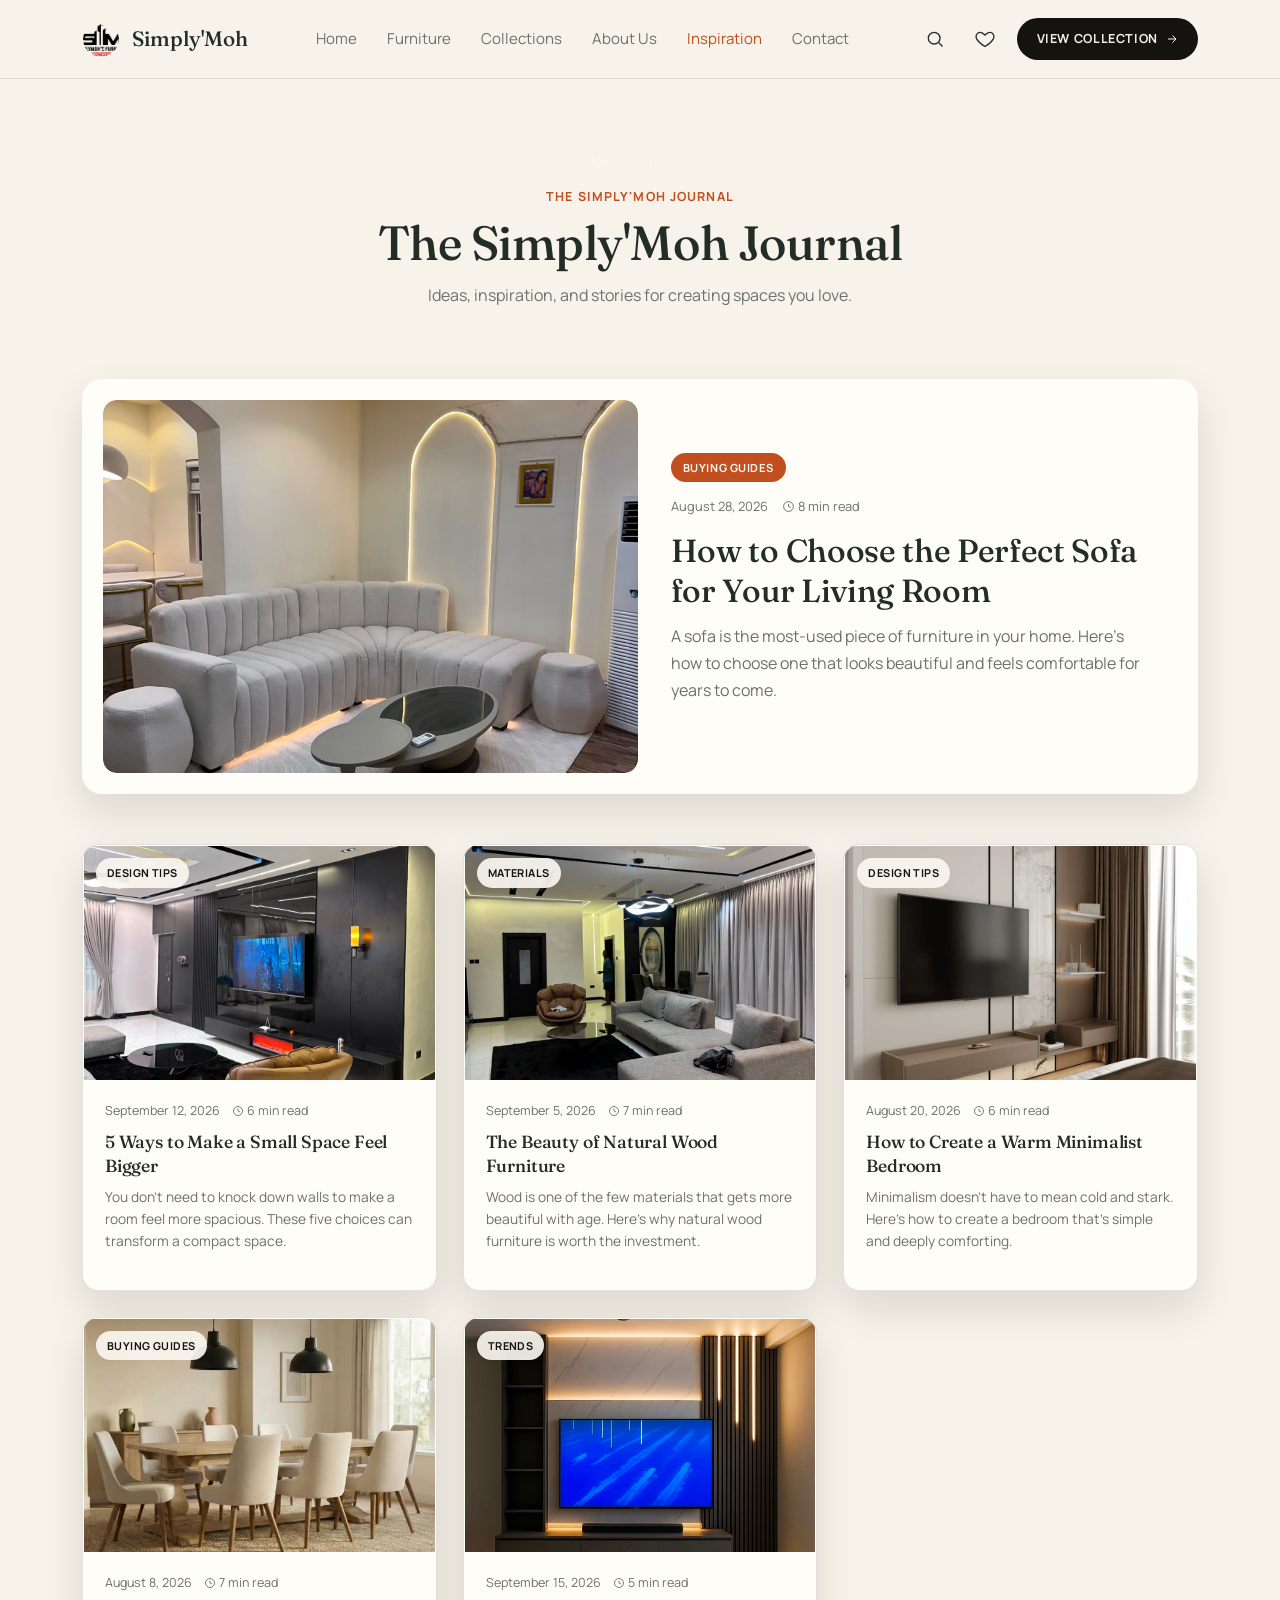
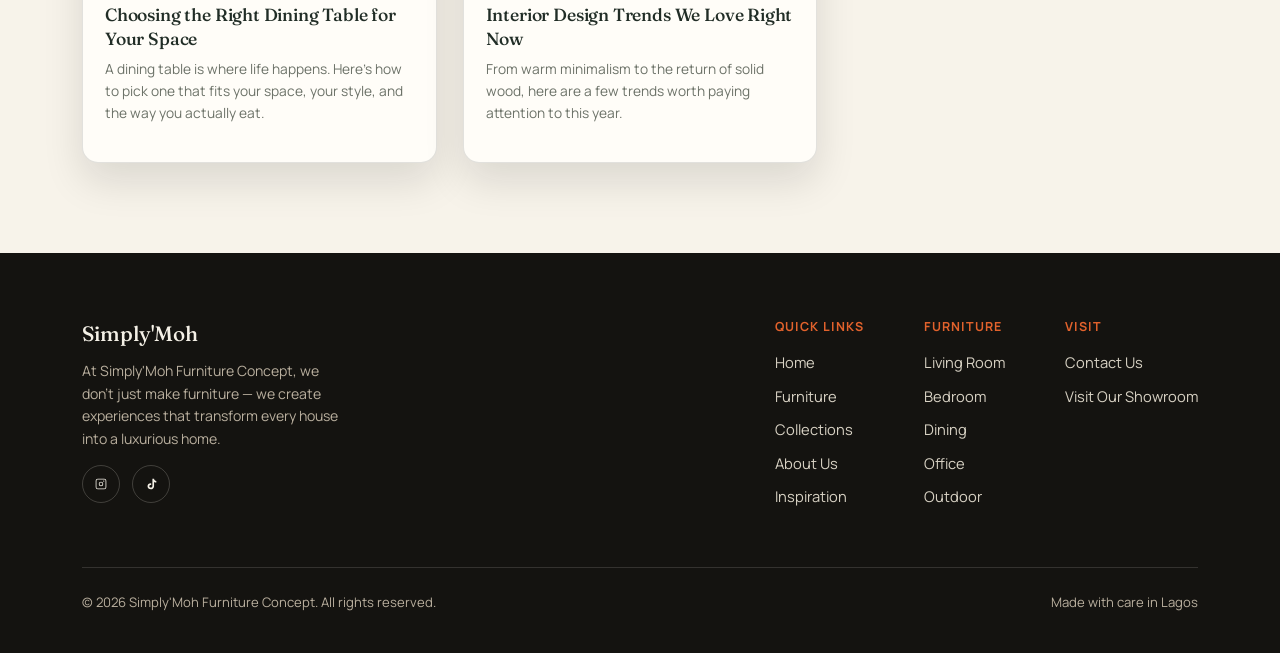
<file: inspiration.html>
<!DOCTYPE html>
<html lang="en">
<head>
<meta charset="UTF-8">
<meta name="viewport" content="width=device-width, initial-scale=1.0">
<title>Inspiration — Simply'Moh Furniture Concept</title>
<link rel="stylesheet" href="css/style.css">
</head>
<body>

<header>
  <div class="nav">
    <a href="index.html" class="brand">
      <div class="placeholder-img brand-mark">
        <img src="images/logo_furniture.png" alt="Simply'Moh Furniture Concept logo" onerror="this.remove()" onload="this.parentElement.classList.add('has-img')">
      </div>
      <span class="brand-name">Simply'Moh</span>
    </a>
    <nav class="nav-links">
      <a href="index.html">Home</a>
      <a href="furniture.html">Furniture</a>
      <a href="collections.html">Collections</a>
      <a href="about.html">About Us</a>
      <a href="inspiration.html">Inspiration</a>
      <a href="contact.html">Contact</a>
    </nav>
    <div class="nav-actions">
      <button class="icon-btn" id="searchToggle" aria-label="Search">
        <svg viewBox="0 0 24 24"><circle cx="11" cy="11" r="7"/><line x1="21" y1="21" x2="16.6" y2="16.6"/></svg>
      </button>
      <button class="icon-btn" id="wishlistToggle" aria-label="Open wishlist">
        <svg viewBox="0 0 24 24"><path d="M12 21s-7.5-4.6-10-9.2C.3 8.4 2 4.5 5.8 4c2.1-.3 4 1 6.2 3.3C14.2 5 16.1 3.7 18.2 4c3.8.5 5.5 4.4 3.8 7.8C19.5 16.4 12 21 12 21z"/></svg>
        <span class="wish-count" id="wishCount">0</span>
      </button>
      <a href="collections.html" class="nav-cta"><span>View Collection</span><svg viewBox="0 0 24 24"><line x1="4" y1="12" x2="20" y2="12"/><polyline points="13 5 20 12 13 19"/></svg></a>
      <button class="icon-btn menu-btn" id="menuToggle" aria-label="Open menu">
        <svg viewBox="0 0 24 24"><line x1="3" y1="6" x2="21" y2="6"/><line x1="3" y1="12" x2="21" y2="12"/><line x1="3" y1="18" x2="21" y2="18"/></svg>
      </button>
    </div>
  </div>
</header>

<!-- INTRO -->
<section class="journal-intro">
  <div class="wrap">
    <p class="breadcrumb"><a href="index.html">Home</a> › Inspiration</p>
    <p class="section-label center">The Simply'Moh Journal</p>
    <h1>The Simply'Moh Journal</h1>
    <p class="lead">Ideas, inspiration, and stories for creating spaces you love.</p>
  </div>
</section>

<!-- FEATURED ARTICLE -->
<section class="featured-article-wrap">
  <div class="wrap">
    <div class="featured-article">
      <div class="placeholder-img">
        <img src="images/WhatsApp Image 2026-09-17 at 23.46.01 (2).jpeg" alt="How to choose the perfect sofa" onerror="this.remove()" onload="this.parentElement.classList.add('has-img')">
        <span class="ph-label">Featured article photo</span>
      </div>
      <div class="featured-article-text">
        <span class="featured-badge">Buying Guides</span>
        <div class="featured-meta">
          <span>August 28, 2026</span>
          <span><svg viewBox="0 0 24 24"><circle cx="12" cy="12" r="9"/><polyline points="12 7 12 12 16 14"/></svg>8 min read</span>
        </div>
        <h2>How to Choose the Perfect Sofa for Your Living Room</h2>
        <p class="excerpt">A sofa is the most-used piece of furniture in your home. Here's how to choose one that looks beautiful and feels comfortable for years to come.</p>
      </div>
    </div>
  </div>
</section>

<!-- ARTICLE GRID -->
<section class="article-grid-wrap">
  <div class="wrap">
    <div class="article-grid" id="articleGrid"></div>
  </div>
</section>

<footer>
  <div class="wrap">
    <div class="footer-top">
      <div style="max-width:260px;">
        <span class="brand-name">Simply'Moh</span>
        <p style="color:#B9AF9E;font-size:0.88rem;margin-top:10px;">At Simply'Moh Furniture Concept, we don't just make furniture — we create experiences that transform every house into a luxurious home.</p>
        <div class="social-row">
          <a class="social-btn" href="https://www.instagram.com/simply_moh_furniture" aria-label="Instagram" target="_blank" rel="noopener"><svg viewBox="0 0 24 24"><path d="M12 8.6a3.4 3.4 0 1 0 0 6.8 3.4 3.4 0 0 0 0-6.8zm0 5.6a2.2 2.2 0 1 1 0-4.4 2.2 2.2 0 0 1 0 4.4zM16.9 4H7.1A3.1 3.1 0 0 0 4 7.1v9.8A3.1 3.1 0 0 0 7.1 20h9.8a3.1 3.1 0 0 0 3.1-3.1V7.1A3.1 3.1 0 0 0 16.9 4zm1.9 12.9a1.9 1.9 0 0 1-1.9 1.9H7.1a1.9 1.9 0 0 1-1.9-1.9V7.1a1.9 1.9 0 0 1 1.9-1.9h9.8a1.9 1.9 0 0 1 1.9 1.9zM17 7.6a.9.9 0 1 1-1.8 0 .9.9 0 0 1 1.8 0z"/></svg></a>
          <a class="social-btn" href="https://www.tiktok.com/@simplymoh.furniture" aria-label="TikTok" target="_blank" rel="noopener"><svg viewBox="0 0 24 24"><path d="M16.6 4c.3 1.9 1.5 3.3 3.4 3.5v2.4c-1.2.1-2.4-.3-3.4-1v6.4c0 3-2.4 4.7-4.9 4.7-2.7 0-4.9-2-4.9-4.6 0-2.9 2.6-5 5.5-4.5v2.5c-1.3-.3-2.9.4-2.9 2 0 1.2 1.1 2 2.3 2 1.4 0 2.4-1 2.4-2.9V4h2.5z"/></svg></a>
        </div>
      </div>
      <div class="footer-links">
        <div class="footer-col">
          <h5>Quick Links</h5>
          <a href="index.html">Home</a>
          <a href="furniture.html">Furniture</a>
          <a href="collections.html">Collections</a>
          <a href="about.html">About Us</a>
          <a href="inspiration.html">Inspiration</a>
        </div>
        <div class="footer-col">
          <h5>Furniture</h5>
          <a href="collections.html#living-room">Living Room</a>
          <a href="collections.html#bedroom">Bedroom</a>
          <a href="collections.html#dining">Dining</a>
          <a href="collections.html#office">Office</a>
          <a href="collections.html#outdoor">Outdoor</a>
        </div>
        <div class="footer-col">
          <h5>Visit</h5>
          <a href="contact.html">Contact Us</a>
          <a href="contact.html">Visit Our Showroom</a>
        </div>
      </div>
    </div>
    <div class="footer-bottom">
      <span>© 2026 Simply'Moh Furniture Concept. All rights reserved.</span>
      <span>Made with care in Lagos</span>
    </div>
  </div>
</footer>

<!-- mobile nav -->
<div class="drawer-overlay" id="mobileNavOverlay"></div>
<nav class="mobile-nav" id="mobileNav">
  <button class="icon-btn mobile-nav-close" id="mobileNavClose" aria-label="Close menu"><svg viewBox="0 0 24 24"><line x1="5" y1="5" x2="19" y2="19"/><line x1="19" y1="5" x2="5" y2="19"/></svg></button>
  <a href="index.html">Home</a>
  <a href="furniture.html">Furniture</a>
  <a href="collections.html">Collections</a>
  <a href="about.html">About Us</a>
  <a href="inspiration.html">Inspiration</a>
  <a href="contact.html">Contact</a>
</nav>

<!-- search -->
<div class="search-overlay" id="searchOverlay"></div>
<div class="search-panel" id="searchPanel">
  <form id="searchForm">
    <input type="text" id="searchInput" placeholder="Search furniture…" autocomplete="off">
    <button type="button" class="close-search" id="searchClose"><svg viewBox="0 0 24 24"><line x1="5" y1="5" x2="19" y2="19"/><line x1="19" y1="5" x2="5" y2="19"/></svg></button>
  </form>
</div>

<!-- wishlist drawer -->
<div class="drawer-overlay" id="drawerOverlay"></div>
<div class="drawer" id="wishDrawer">
  <div class="drawer-head">
    <h3>Wishlist</h3>
    <button class="drawer-close" id="drawerClose" aria-label="Close wishlist"><svg viewBox="0 0 24 24"><line x1="5" y1="5" x2="19" y2="19"/><line x1="19" y1="5" x2="5" y2="19"/></svg></button>
  </div>
  <div class="drawer-body" id="drawerBody"></div>
</div>

<script src="js/products.js"></script>
<script src="js/main.js"></script>
<script>
  const clockIcon = '<svg viewBox="0 0 24 24"><circle cx="12" cy="12" r="9"/><polyline points="12 7 12 12 16 14"/></svg>';

  const ARTICLES = [
    { id: "small-space", category: "Design Tips", date: "September 12, 2026", read: "6 min read",
      title: "5 Ways to Make a Small Space Feel Bigger",
      excerpt: "You don't need to knock down walls to make a room feel more spacious. These five choices can transform a compact space.",
      image: "images/WhatsApp Image 2026-09-17 at 23.46.06.jpeg" },
    { id: "natural-wood", category: "Materials", date: "September 5, 2026", read: "7 min read",
      title: "The Beauty of Natural Wood Furniture",
      excerpt: "Wood is one of the few materials that gets more beautiful with age. Here's why natural wood furniture is worth the investment.",
      image: "images/WhatsApp Image 2026-09-17 at 23.46.01 (1).jpeg" },
    { id: "minimalist-bedroom", category: "Design Tips", date: "August 20, 2026", read: "6 min read",
      title: "How to Create a Warm Minimalist Bedroom",
      excerpt: "Minimalism doesn't have to mean cold and stark. Here's how to create a bedroom that's simple and deeply comforting.",
      image: "images/WhatsApp Image 2026-09-17 at 23.46.01.jpeg" },
    { id: "dining-table", category: "Buying Guides", date: "August 8, 2026", read: "7 min read",
      title: "Choosing the Right Dining Table for Your Space",
      excerpt: "A dining table is where life happens. Here's how to pick one that fits your space, your style, and the way you actually eat.",
      image: "images/Marlowe Dining Table.jfif" },
    { id: "design-trends", category: "Trends", date: "September 15, 2026", read: "5 min read",
      title: "Interior Design Trends We Love Right Now",
      excerpt: "From warm minimalism to the return of solid wood, here are a few trends worth paying attention to this year.",
      image: "images/WhatsApp Image 2026-09-17 at 23.46.00.jpeg" }
  ];

  document.getElementById('articleGrid').innerHTML = ARTICLES.map(function(a){
    return (
      '<article class="article-card">' +
        '<div class="placeholder-img">' +
          '<img src="' + a.image + '" alt="' + a.title + '" onerror="this.remove()" onload="this.parentElement.classList.add(\'has-img\')">' +
          '<span class="ph-label">' + a.title + ' photo</span>' +
          '<span class="product-badge">' + a.category + '</span>' +
        '</div>' +
        '<div class="article-card-body">' +
          '<div class="article-meta"><span>' + a.date + '</span><span>' + clockIcon + a.read + '</span></div>' +
          '<h3>' + a.title + '</h3>' +
          '<p class="excerpt">' + a.excerpt + '</p>' +
        '</div>' +
      '</article>'
    );
  }).join('');
</script>
</body>
</html>
</file>
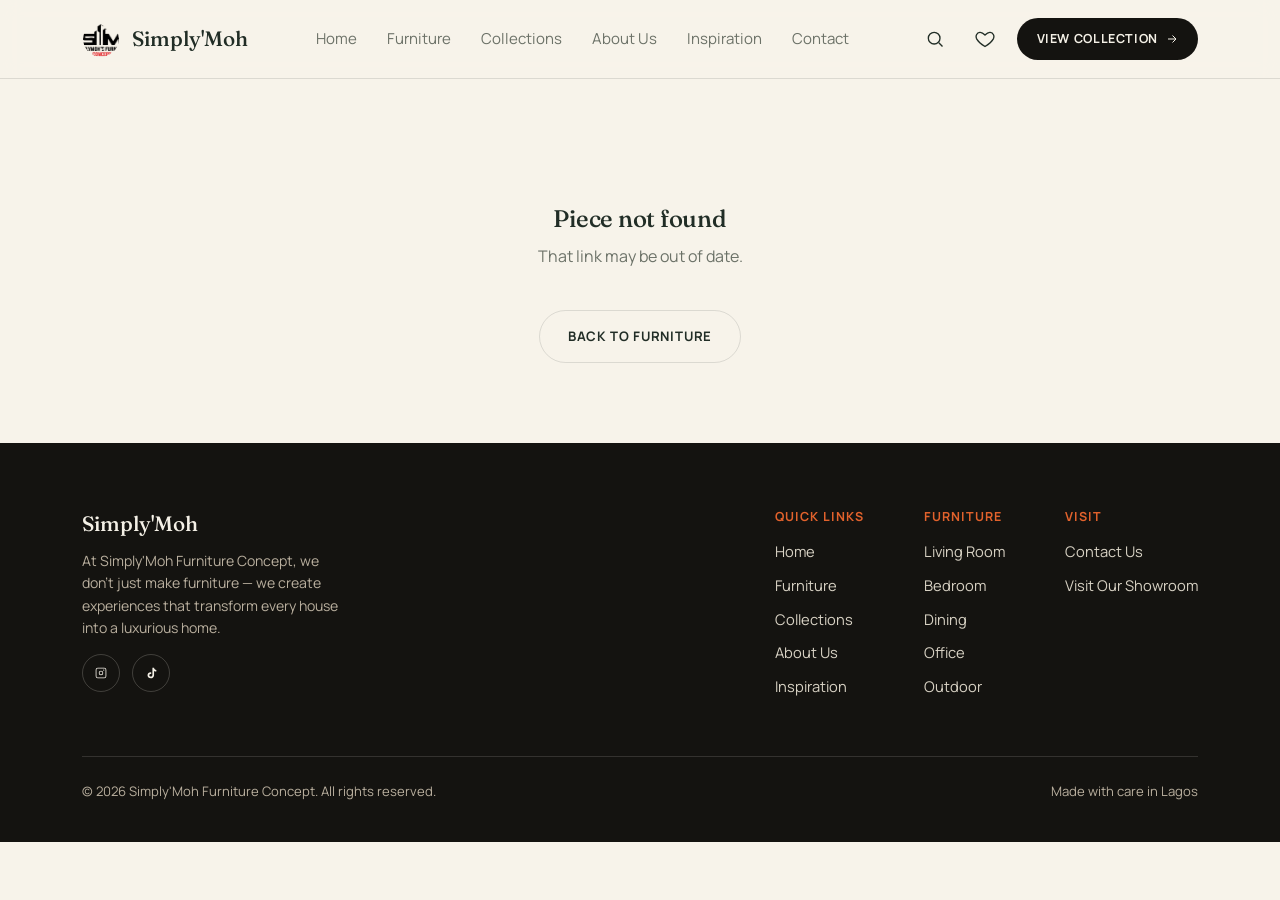
<file: product.html>
<!DOCTYPE html>
<html lang="en">
<head>
<meta charset="UTF-8">
<meta name="viewport" content="width=device-width, initial-scale=1.0">
<title id="pageTitle">Product — Simply'Moh Furniture Concept</title>
<link rel="stylesheet" href="css/style.css">
</head>
<body>

<header>
  <div class="nav">
    <a href="index.html" class="brand">
      <div class="placeholder-img brand-mark">
        <img src="images/logo_furniture.png" alt="Simply'Moh Furniture Concept logo" onerror="this.remove()" onload="this.parentElement.classList.add('has-img')">
      </div>
      <span class="brand-name">Simply'Moh</span>
    </a>
    <nav class="nav-links">
      <a href="index.html">Home</a>
      <a href="furniture.html">Furniture</a>
      <a href="collections.html">Collections</a>
      <a href="about.html">About Us</a>
      <a href="inspiration.html">Inspiration</a>
      <a href="contact.html">Contact</a>
    </nav>
    <div class="nav-actions">
      <button class="icon-btn" id="searchToggle" aria-label="Search">
        <svg viewBox="0 0 24 24"><circle cx="11" cy="11" r="7"/><line x1="21" y1="21" x2="16.6" y2="16.6"/></svg>
      </button>
      <button class="icon-btn" id="wishlistToggle" aria-label="Open wishlist">
        <svg viewBox="0 0 24 24"><path d="M12 21s-7.5-4.6-10-9.2C.3 8.4 2 4.5 5.8 4c2.1-.3 4 1 6.2 3.3C14.2 5 16.1 3.7 18.2 4c3.8.5 5.5 4.4 3.8 7.8C19.5 16.4 12 21 12 21z"/></svg>
        <span class="wish-count" id="wishCount">0</span>
      </button>
      <a href="collections.html" class="nav-cta"><span>View Collection</span><svg viewBox="0 0 24 24"><line x1="4" y1="12" x2="20" y2="12"/><polyline points="13 5 20 12 13 19"/></svg></a>
      <button class="icon-btn menu-btn" id="menuToggle" aria-label="Open menu">
        <svg viewBox="0 0 24 24"><line x1="3" y1="6" x2="21" y2="6"/><line x1="3" y1="12" x2="21" y2="12"/><line x1="3" y1="18" x2="21" y2="18"/></svg>
      </button>
    </div>
  </div>
</header>

<div id="productContent"></div>

<footer>
  <div class="wrap">
    <div class="footer-top">
      <div style="max-width:260px;">
        <span class="brand-name">Simply'Moh</span>
        <p style="color:#B9AF9E;font-size:0.88rem;margin-top:10px;">At Simply'Moh Furniture Concept, we don't just make furniture — we create experiences that transform every house into a luxurious home.</p>
        <div class="social-row">
          <a class="social-btn" href="https://www.instagram.com/simply_moh_furniture" aria-label="Instagram" target="_blank" rel="noopener"><svg viewBox="0 0 24 24"><path d="M12 8.6a3.4 3.4 0 1 0 0 6.8 3.4 3.4 0 0 0 0-6.8zm0 5.6a2.2 2.2 0 1 1 0-4.4 2.2 2.2 0 0 1 0 4.4zM16.9 4H7.1A3.1 3.1 0 0 0 4 7.1v9.8A3.1 3.1 0 0 0 7.1 20h9.8a3.1 3.1 0 0 0 3.1-3.1V7.1A3.1 3.1 0 0 0 16.9 4zm1.9 12.9a1.9 1.9 0 0 1-1.9 1.9H7.1a1.9 1.9 0 0 1-1.9-1.9V7.1a1.9 1.9 0 0 1 1.9-1.9h9.8a1.9 1.9 0 0 1 1.9 1.9zM17 7.6a.9.9 0 1 1-1.8 0 .9.9 0 0 1 1.8 0z"/></svg></a>
          <a class="social-btn" href="https://www.tiktok.com/@simplymoh.furniture" aria-label="TikTok" target="_blank" rel="noopener"><svg viewBox="0 0 24 24"><path d="M16.6 4c.3 1.9 1.5 3.3 3.4 3.5v2.4c-1.2.1-2.4-.3-3.4-1v6.4c0 3-2.4 4.7-4.9 4.7-2.7 0-4.9-2-4.9-4.6 0-2.9 2.6-5 5.5-4.5v2.5c-1.3-.3-2.9.4-2.9 2 0 1.2 1.1 2 2.3 2 1.4 0 2.4-1 2.4-2.9V4h2.5z"/></svg></a>
        </div>
      </div>
      <div class="footer-links">
        <div class="footer-col">
          <h5>Quick Links</h5>
          <a href="index.html">Home</a>
          <a href="furniture.html">Furniture</a>
          <a href="collections.html">Collections</a>
          <a href="about.html">About Us</a>
          <a href="inspiration.html">Inspiration</a>
        </div>
        <div class="footer-col">
          <h5>Furniture</h5>
          <a href="collections.html#living-room">Living Room</a>
          <a href="collections.html#bedroom">Bedroom</a>
          <a href="collections.html#dining">Dining</a>
          <a href="collections.html#office">Office</a>
          <a href="collections.html#outdoor">Outdoor</a>
        </div>
        <div class="footer-col">
          <h5>Visit</h5>
          <a href="contact.html">Contact Us</a>
          <a href="contact.html">Visit Our Showroom</a>
        </div>
      </div>
    </div>
    <div class="footer-bottom">
      <span>© 2026 Simply'Moh Furniture Concept. All rights reserved.</span>
      <span>Made with care in Lagos</span>
    </div>
  </div>
</footer>

<!-- mobile nav -->
<div class="drawer-overlay" id="mobileNavOverlay"></div>
<nav class="mobile-nav" id="mobileNav">
  <button class="icon-btn mobile-nav-close" id="mobileNavClose" aria-label="Close menu"><svg viewBox="0 0 24 24"><line x1="5" y1="5" x2="19" y2="19"/><line x1="19" y1="5" x2="5" y2="19"/></svg></button>
  <a href="index.html">Home</a>
  <a href="furniture.html">Furniture</a>
  <a href="collections.html">Collections</a>
  <a href="about.html">About Us</a>
  <a href="inspiration.html">Inspiration</a>
  <a href="contact.html">Contact</a>
</nav>

<!-- search -->
<div class="search-overlay" id="searchOverlay"></div>
<div class="search-panel" id="searchPanel">
  <form id="searchForm">
    <input type="text" id="searchInput" placeholder="Search furniture…" autocomplete="off">
    <button type="button" class="close-search" id="searchClose"><svg viewBox="0 0 24 24"><line x1="5" y1="5" x2="19" y2="19"/><line x1="19" y1="5" x2="5" y2="19"/></svg></button>
  </form>
</div>

<!-- wishlist drawer -->
<div class="drawer-overlay" id="drawerOverlay"></div>
<div class="drawer" id="wishDrawer">
  <div class="drawer-head">
    <h3>Wishlist</h3>
    <button class="drawer-close" id="drawerClose" aria-label="Close wishlist"><svg viewBox="0 0 24 24"><line x1="5" y1="5" x2="19" y2="19"/><line x1="19" y1="5" x2="5" y2="19"/></svg></button>
  </div>
  <div class="drawer-body" id="drawerBody"></div>
</div>

<script src="js/products.js"></script>
<script src="js/main.js"></script>
<script>
  const arrow = '<svg viewBox="0 0 24 24"><line x1="4" y1="12" x2="20" y2="12"/><polyline points="13 5 20 12 13 19"/></svg>';
  const backArrow = '<svg viewBox="0 0 24 24"><line x1="20" y1="12" x2="4" y2="12"/><polyline points="11 5 4 12 11 19"/></svg>';
  const params = new URLSearchParams(window.location.search);
  const productId = params.get('id');
  const product = PRODUCTS.find(function(p){ return p.id === productId; });

  const content = document.getElementById('productContent');

  if(!product){
    content.innerHTML =
      '<section class="product-page"><div class="wrap" style="padding:80px 0;text-align:center;">' +
        '<h1>Piece not found</h1>' +
        '<p style="color:var(--text-soft);margin-top:12px;">That link may be out of date.</p>' +
        '<a href="furniture.html" class="btn btn-outline on-light" style="margin-top:24px;">Back to Furniture</a>' +
      '</div></section>';
  } else {
    document.getElementById('pageTitle').textContent = product.name + " — Simply'Moh Furniture Concept";

    const isSaved = wishlist.indexOf(product.id) > -1;
    const waMsg = encodeURIComponent("Hi! I'd like the price and availability for the " + product.name + ".");
    const roomAnchor = product.room.toLowerCase().replace(/\s+/g, '-');

    content.innerHTML =
      '<section class="product-page"><div class="wrap">' +
        '<p class="breadcrumb"><a href="index.html">Home</a> &rsaquo; <a href="furniture.html">Furniture</a> &rsaquo; <a href="collections.html#' + roomAnchor + '">' + product.room + '</a> &rsaquo; ' + product.name + '</p>' +
        '<div class="product-layout">' +
          '<div>' +
            '<div class="product-gallery-main"><div class="placeholder-img">' +
              '<img src="' + product.image + '" alt="' + product.name + '" onerror="this.remove()" onload="this.parentElement.classList.add(\'has-img\')">' +
              '<span class="ph-label">' + product.name + ' image</span>' +
            '</div></div>' +
          '</div>' +
          '<div>' +
            '<p class="product-detail-category">' + product.room + '</p>' +
            '<h1 class="product-detail-name">' + product.name + '</h1>' +
            '<p class="product-detail-desc">' + product.description + '</p>' +
            '<div class="product-detail-actions">' +
              '<a class="btn btn-solid" style="background:var(--charcoal);" target="_blank" rel="noopener" href="https://wa.me/' + WHATSAPP_NUMBER + '?text=' + waMsg + '">Request the Price' + arrow + '</a>' +
              '<button class="wishlist-btn-full' + (isSaved ? ' active' : '') + '" id="pageWishBtn" data-id="' + product.id + '">' + HEART_ICON + ' Add to Wishlist</button>' +
            '</div>' +
            '<div class="product-material-box">' +
              '<h5>Material</h5><p>' + product.material + '</p>' +
            '</div>' +
            '<div class="product-contact-links">' +
              '<a href="contact.html">Contact Us</a>' +
              '<a href="contact.html">Visit Showroom</a>' +
            '</div>' +
          '</div>' +
        '</div>' +
      '</div></section>' +

      '<section class="product-about"><div class="wrap">' +
        '<div>' +
          '<p class="section-label">Product Description</p>' +
          '<h2>About the ' + product.name + '</h2>' +
          '<p>' + product.description + '</p>' +
        '</div>' +
        '<div>' +
          '<p class="section-label">Materials &amp; Craftsmanship</p>' +
          '<h2>Built by Hand</h2>' +
          '<p>' + product.materialsLong + '</p>' +
          '<div class="product-materials-pill">' + product.material + '</div>' +
        '</div>' +
      '</div></section>' +

      '<section class="product-dims"><div class="wrap">' +
        '<div>' +
          '<p class="section-label">Dimensions</p>' +
          '<h2>Size &amp; Weight</h2>' +
          '<div class="dims-grid">' +
            '<div class="dim-box"><h5>Width</h5><p>' + product.dimensions.width + ' cm</p></div>' +
            '<div class="dim-box"><h5>Height</h5><p>' + product.dimensions.height + ' cm</p></div>' +
            '<div class="dim-box"><h5>Depth</h5><p>' + product.dimensions.depth + ' cm</p></div>' +
            '<div class="dim-box"><h5>Weight</h5><p>' + product.dimensions.weight + ' kg</p></div>' +
          '</div>' +
        '</div>' +
        '<div>' +
          '<p class="section-label">Care Guide</p>' +
          '<h2>How to Care for It</h2>' +
          '<p class="care-text">' + product.care + '</p>' +
        '</div>' +
      '</div></section>' +

      '<section class="related-section"><div class="wrap">' +
        '<div class="related-head">' +
          '<h2>You May Also Like</h2>' +
          '<a href="furniture.html" class="back-link">' + backArrow + ' Back</a>' +
        '</div>' +
        '<div class="product-grid featured-grid" id="relatedGrid"></div>' +
      '</div></section>';

    // wishlist button on this page
    document.getElementById('pageWishBtn').addEventListener('click', function(){
      const idx = wishlist.indexOf(product.id);
      if(idx > -1){ wishlist.splice(idx, 1); this.classList.remove('active'); }
      else { wishlist.push(product.id); this.classList.add('active'); }
      saveWishlist(wishlist);
      updateWishCount();
      renderWishDrawer();
    });

    // related products: same room, excluding this one
    const related = PRODUCTS.filter(function(p){ return p.room === product.room && p.id !== product.id; }).slice(0, 4);
    renderProductGrid(document.getElementById('relatedGrid'), related);
  }
</script>
</body>
</html>
</file>
<file: css/style.css>
/* ============ Simply'Moh Furniture Concept — shared styles ============ */
@import url('https://fonts.googleapis.com/css2?family=Fraunces:ital,opsz,wght@0,9..144,300;0,9..144,500;0,9..144,600;1,9..144,500&family=Manrope:wght@400;500;600;700&display=swap');

:root{
  --cream: #F7F3EA;
  --cream-card: #FFFDF8;
  --charcoal: #141310;
  --ink: #212D26;
  --gold: #E2622C;
  --gold-deep: #C14E1E;
  --line: rgba(33,45,38,0.13);
  --shadow: 0 18px 40px rgba(20,19,16,0.12);
  --bg: var(--cream);
  --surface: var(--cream-card);
  --text: var(--ink);
  --text-soft: #6C7268;
  --border: var(--line);
  --header-bg: rgba(247,243,234,0.88);
}

*{box-sizing:border-box;}
html{scroll-behavior:smooth;}
body{
  margin:0;
  background:var(--bg);
  color:var(--text);
  font-family:'Manrope',system-ui,sans-serif;
  font-size:16px;
  line-height:1.6;
  -webkit-font-smoothing:antialiased;
  overflow-x:hidden;
  padding-top:82px;
}
body.hero-page{padding-top:82px;}
.hero-full, .page-hero-banner{margin-top:-82px;}
@media (max-width:560px){
  .hero-full, .page-hero-banner{margin-top:-70px;}
}
a{color:inherit;text-decoration:none;}
img{max-width:100%;display:block;}
button{font-family:inherit;cursor:pointer;border:none;background:none;color:inherit;}
h1,h2,h3{
  font-family:'Fraunces',serif;
  font-weight:500;
  line-height:1.08;
  letter-spacing:-0.01em;
  margin:0;
  color:var(--text);
}
.wrap{max-width:1180px;margin:0 auto;padding:0 32px;}
.section-label{
  font-family:'Manrope',sans-serif;
  font-size:0.78rem;
  font-weight:700;
  color:var(--gold-deep);
  text-transform:uppercase;
  letter-spacing:0.09em;
  margin:0 0 10px;
}
.section-label.center{text-align:center;}

.placeholder-img{
  position:relative;overflow:hidden;
  width:100%;height:100%;
  background:
    repeating-linear-gradient(135deg, transparent, transparent 12px, var(--border) 12px, var(--border) 13px),
    var(--surface);
  border:1px solid var(--border);
  border-radius:14px;
  display:flex;align-items:center;justify-content:center;
  color:var(--text-soft);
  font-size:0.8rem;
  text-align:center;
  padding:12px;
}
.placeholder-img img{position:absolute;inset:0;width:100%;height:100%;object-fit:cover;border-radius:inherit;}
.placeholder-img .ph-label{position:relative;z-index:1;}
.placeholder-img.has-img{background:none;border-color:transparent;}
.placeholder-img.has-img .ph-label{display:none;}

/* ---------- header ---------- */
header{
  position:fixed;top:0;left:0;right:0;z-index:50;
  background:var(--header-bg);
  backdrop-filter:blur(10px);
  border-bottom:1px solid var(--border);
  transition:background .35s ease, border-color .35s ease, box-shadow .35s ease;
}
header.nav-overlay.transparent{
  background:transparent;border-bottom-color:transparent;backdrop-filter:none;
}
header.nav-overlay.transparent .brand-name{color:#FAF7F0;}
header.nav-overlay.transparent .nav-links a{color:rgba(250,247,240,0.82);}
header.nav-overlay.transparent .nav-links a:hover,
header.nav-overlay.transparent .nav-links a.active{color:#FFFFFF;}
header.nav-overlay.transparent .icon-btn svg{stroke:#FAF7F0;}
header.nav-overlay.transparent .wish-count{background:var(--gold);}
header.nav-overlay.transparent .nav-cta{background:rgba(250,247,240,0.15);border:1px solid rgba(250,247,240,0.4);}
header.nav-overlay.transparent .brand-mark{border-color:rgba(250,247,240,0.4);background:rgba(250,247,240,0.1);}
.nav{
  display:flex;align-items:center;justify-content:space-between;
  padding:18px 32px;
  max-width:1180px;margin:0 auto;
  gap:24px;
}
.brand{display:flex;align-items:center;gap:12px;flex-shrink:0;}
.brand-mark{width:38px;height:38px;border-radius:50%;flex-shrink:0;padding:0;font-size:0;}
.brand-name{font-family:'Fraunces',serif;font-size:1.3rem;font-weight:500;}
.nav-links{display:flex;gap:30px;align-items:center;}
.nav-links a{font-size:0.94rem;color:var(--text-soft);transition:color .2s;white-space:nowrap;}
.nav-links a:hover,.nav-links a.active{color:var(--gold-deep);}
.nav-actions{display:flex;align-items:center;gap:14px;flex-shrink:0;}
.icon-btn{position:relative;display:flex;align-items:center;justify-content:center;width:36px;height:36px;}
.icon-btn svg{width:20px;height:20px;stroke:var(--text);fill:none;stroke-width:1.6;}
.wish-count{
  position:absolute;top:-2px;right:-2px;
  background:var(--gold-deep);color:#FAF7F0;
  font-size:0.62rem;font-weight:700;
  width:16px;height:16px;border-radius:50%;
  display:flex;align-items:center;justify-content:center;
  transform:scale(0);transition:transform .25s cubic-bezier(.34,1.56,.64,1);
}
.wish-count.show{transform:scale(1);}
.nav-cta{
  display:inline-flex;align-items:center;gap:8px;
  background:var(--charcoal);color:#F4F0E6;
  padding:11px 20px;border-radius:999px;
  font-size:0.78rem;font-weight:700;
  text-transform:uppercase;letter-spacing:0.05em;
  white-space:nowrap;
  transition:transform .2s ease, background .2s ease;
}
.nav-cta svg{width:12px;height:12px;stroke:currentColor;fill:none;stroke-width:2;}
.nav-cta:hover{transform:translateY(-1px);background:var(--gold-deep);}
.menu-btn{display:none;}

/* mobile nav drawer */
.mobile-nav{
  position:fixed;top:0;right:0;height:100%;width:300px;max-width:85vw;
  background:var(--bg);border-left:1px solid var(--border);
  transform:translateX(100%);transition:transform .35s ease;
  z-index:99;padding:24px;display:flex;flex-direction:column;gap:4px;
}
.mobile-nav.open{transform:translateX(0);}
.mobile-nav a{padding:14px 4px;border-bottom:1px solid var(--border);font-size:1rem;}
.mobile-nav-close{align-self:flex-end;margin-bottom:10px;}
.mobile-nav-close svg{width:20px;height:20px;stroke:var(--text);fill:none;stroke-width:1.6;}

/* search overlay */
.search-overlay{
  position:fixed;inset:0;background:rgba(20,18,14,0.5);
  opacity:0;pointer-events:none;transition:opacity .25s;z-index:97;
}
.search-overlay.open{opacity:1;pointer-events:auto;}
.search-panel{
  position:fixed;top:0;left:0;right:0;
  background:var(--bg);border-bottom:1px solid var(--border);
  padding:26px 32px;transform:translateY(-100%);transition:transform .3s ease;
  z-index:98;
}
.search-panel.open{transform:translateY(0);}
.search-panel form{max-width:1180px;margin:0 auto;display:flex;align-items:center;gap:16px;}
.search-panel input{
  flex:1;background:none;border:none;border-bottom:1px solid var(--border);
  font-family:'Fraunces',serif;font-size:1.5rem;padding:8px 0;color:var(--text);
}
.search-panel input:focus{outline:none;border-color:var(--gold-deep);}
.search-panel button.close-search svg{width:22px;height:22px;stroke:var(--text);fill:none;stroke-width:1.6;}

/* ---------- overlays (shared drawer/overlay backdrop) ---------- */
.drawer-overlay{
  position:fixed;inset:0;background:rgba(20,18,14,0.45);
  opacity:0;pointer-events:none;transition:opacity .3s;z-index:96;
}
.drawer-overlay.open{opacity:1;pointer-events:auto;}
.drawer{
  position:fixed;top:0;right:0;height:100%;width:380px;max-width:88vw;
  background:var(--bg);border-left:1px solid var(--border);
  transform:translateX(100%);transition:transform .35s ease;
  z-index:99;display:flex;flex-direction:column;
}
.drawer.open{transform:translateX(0);}
.drawer-head{display:flex;justify-content:space-between;align-items:center;padding:24px 24px 18px;border-bottom:1px solid var(--border);}
.drawer-head h3{font-size:1.3rem;}
.drawer-close svg{width:20px;height:20px;stroke:var(--text);fill:none;stroke-width:1.6;}
.drawer-body{flex:1;overflow-y:auto;padding:18px 24px;}
.drawer-item{display:flex;gap:14px;padding:14px 0;border-bottom:1px solid var(--border);}
.drawer-item .placeholder-img{width:64px;height:64px;flex-shrink:0;font-size:0.6rem;}
.drawer-item-info{flex:1;}
.drawer-item-info h4{margin:0 0 4px;font-size:0.95rem;font-weight:500;font-family:'Fraunces',serif;}
.drawer-remove{font-size:0.78rem;color:var(--text-soft);margin-top:6px;text-decoration:underline;}
.drawer-empty{color:var(--text-soft);font-size:0.92rem;padding:30px 0;text-align:center;}

/* ---------- buttons ---------- */
.btn{
  display:inline-flex;align-items:center;gap:9px;
  padding:15px 28px;
  font-size:0.82rem;font-weight:700;
  text-transform:uppercase;letter-spacing:0.06em;
  border-radius:999px;
  transition:transform .25s ease, box-shadow .25s ease, background .25s ease;
}
.btn svg{width:14px;height:14px;stroke:currentColor;fill:none;stroke-width:2;transition:transform .2s;}
.btn:hover svg{transform:translateX(3px);}
.btn-solid{background:var(--gold-deep);color:#FAF7F0;}
.btn-solid:hover{transform:translateY(-2px);box-shadow:var(--shadow);background:var(--charcoal);}
.btn-outline{border:1px solid rgba(244,240,230,0.5);color:#F4F0E6;}
.btn-outline:hover{border-color:#F4F0E6;background:rgba(244,240,230,0.1);}
.btn-outline.on-light{border-color:var(--border);color:var(--text);}
.btn-outline.on-light:hover{border-color:var(--gold-deep);color:var(--gold-deep);background:none;}
.link-arrow{display:inline-flex;align-items:center;gap:6px;font-size:0.85rem;font-weight:600;color:var(--text);}
.link-arrow svg{width:13px;height:13px;stroke:currentColor;fill:none;stroke-width:2;transition:transform .2s;}
.link-arrow:hover svg{transform:translateX(3px);}
.link-arrow:hover{color:var(--gold-deep);}

/* ---------- hero (full-bleed, matches the reference) ---------- */
.hero-full{
  position:relative;
  min-height:88vh;
  display:flex;align-items:center;justify-content:center;
  overflow:hidden;
}
.hero-full .placeholder-img{
  position:absolute;inset:0;width:100%;height:100%;border:none;border-radius:0;
}
.hero-full .placeholder-img img{object-fit:cover;}
.hero-full::after{
  content:"";position:absolute;inset:0;
  background:linear-gradient(180deg, rgba(23,20,15,0.55), rgba(23,20,15,0.72));
}
.hero-full-inner{position:relative;z-index:2;text-align:center;max-width:720px;padding:0 24px;}
.hero-full .section-label{color:#E7D9B8;opacity:0;transform:translateY(14px);animation:reveal .7s ease forwards;}
.hero-full h1{
  color:#FAF7F0;font-size:clamp(2.6rem, 5.4vw, 4.4rem);
  opacity:0;transform:translateY(20px);animation:reveal .8s ease forwards;animation-delay:.12s;
}
.hero-full p.lead{
  color:#E4DECE;margin:22px auto 0;max-width:48ch;font-size:1.05rem;
  opacity:0;transform:translateY(14px);animation:reveal .7s ease forwards;animation-delay:.32s;
}
.hero-full .hero-cta{
  margin-top:34px;display:flex;gap:16px;flex-wrap:wrap;justify-content:center;
  opacity:0;transform:translateY(14px);animation:reveal .7s ease forwards;animation-delay:.46s;
}
@keyframes reveal{to{opacity:1;transform:translateY(0);}}

/* ---------- interior showcase (dark) ---------- */
.showcase-dark{background:var(--charcoal);padding:96px 0;}
.showcase-dark .section-label{color:var(--gold);}
.showcase-dark h2{color:#FAF7F0;}
.showcase-dark .col-head p{color:#B9AF9E;}
.showcase-grid{display:grid;grid-template-columns:1.1fr 1fr;gap:22px;margin-top:40px;}
.showcase-grid .showcase-item.tall{grid-row:span 2;aspect-ratio:3/3.6;}
.showcase-stack{display:flex;flex-direction:column;gap:22px;}
.showcase-item{position:relative;overflow:hidden;border-radius:14px;aspect-ratio:16/10.5;}
.showcase-item .placeholder-img{border:1px solid rgba(244,240,230,0.14);}
.showcase-caption{position:absolute;left:18px;bottom:18px;color:#FAF7F0;}
.showcase-caption h4{font-family:'Fraunces',serif;font-weight:500;font-size:1.15rem;margin:0;}
.showcase-caption p{margin:4px 0 0;font-size:0.82rem;color:#C9BEA8;}

/* ---------- why us (4-card grid) ---------- */
.why{padding:96px 0;}
.why-grid{display:grid;grid-template-columns:repeat(4,1fr);gap:22px;margin-top:40px;}
.why-card{background:var(--surface);border:1px solid var(--border);border-radius:16px;padding:32px 26px;text-align:center;box-shadow:var(--shadow);}
.why-icon{
  width:52px;height:52px;border-radius:50%;margin:0 auto 18px;
  background:rgba(168,130,60,0.12);
  display:flex;align-items:center;justify-content:center;
}
.why-icon svg{width:22px;height:22px;stroke:var(--gold-deep);fill:none;stroke-width:1.6;}
.why-card h3{font-size:1.05rem;font-weight:500;}
.why-card p{color:var(--text-soft);font-size:0.88rem;margin-top:10px;}

/* ---------- testimonials ---------- */
.testimonials{padding:96px 0;background:var(--surface);border-top:1px solid var(--border);border-bottom:1px solid var(--border);}
.testimonial-grid{display:grid;grid-template-columns:repeat(4,1fr);gap:20px;margin-top:40px;}
.testimonial-card{background:var(--bg);border:1px solid var(--border);border-radius:16px;padding:26px 22px;display:flex;flex-direction:column;box-shadow:var(--shadow);}
.testimonial-stars{display:flex;gap:2px;margin-bottom:14px;}
.testimonial-stars svg{width:13px;height:13px;fill:var(--gold-deep);}
.testimonial-card p.quote{font-style:italic;color:var(--text-soft);font-size:0.92rem;flex:1;margin:0;}
.testimonial-who{display:flex;align-items:center;gap:10px;margin-top:18px;padding-top:16px;border-top:1px solid var(--border);}
.testimonial-avatar{width:34px;height:34px;border-radius:50%;background:var(--border);flex-shrink:0;}
.testimonial-who strong{display:block;font-size:0.88rem;font-weight:600;}
.testimonial-who span{font-size:0.78rem;color:var(--text-soft);}

/* ---------- page hero (simple header banner for inner pages) ---------- */
.page-hero{padding:64px 0 40px;}
.page-hero .section-label{margin-bottom:12px;}
.page-hero h1{font-size:clamp(2.2rem,4vw,3.2rem);}
.page-hero p{color:var(--text-soft);max-width:56ch;margin-top:16px;}

/* full-bleed hero banner for inner pages (shorter than the Home hero) */
.page-hero-banner{position:relative;min-height:52vh;display:flex;align-items:flex-end;overflow:hidden;}
.page-hero-banner .placeholder-img{position:absolute;inset:0;width:100%;height:100%;border:none;border-radius:0;}
.page-hero-banner .placeholder-img img{object-fit:cover;}
.page-hero-banner::after{content:"";position:absolute;inset:0;background:linear-gradient(180deg, rgba(20,19,16,0.15), rgba(20,19,16,0.78));}
.page-hero-banner .wrap{position:relative;z-index:2;padding-bottom:56px;}
.breadcrumb{font-size:0.8rem;color:rgba(250,247,240,0.7);margin-bottom:16px;}
.breadcrumb a{color:rgba(250,247,240,0.9);}
.breadcrumb a:hover{color:var(--gold);}
.page-hero-banner h1{color:#FAF7F0;font-style:italic;font-size:clamp(2.2rem,4.4vw,3.4rem);max-width:20ch;}
.page-hero-banner p{color:#E4DECE;max-width:56ch;margin-top:14px;font-size:1rem;}

/* furniture page: search + sort toolbar */
.furniture-toolbar{display:flex;gap:16px;align-items:center;margin:0 0 20px;flex-wrap:wrap;}
.toolbar-search{flex:1;min-width:220px;position:relative;}
.toolbar-search svg{position:absolute;left:16px;top:50%;transform:translateY(-50%);width:16px;height:16px;stroke:var(--text-soft);fill:none;stroke-width:1.8;}
.toolbar-search input{
  width:100%;padding:12px 16px 12px 42px;border:1px solid var(--border);border-radius:999px;
  background:var(--surface);font-family:'Manrope',sans-serif;font-size:0.9rem;color:var(--text);
}
.toolbar-search input:focus{outline:none;border-color:var(--gold-deep);}
.toolbar-sort select{
  padding:12px 34px 12px 16px;border:1px solid var(--border);border-radius:999px;
  background:var(--surface);font-family:'Manrope',sans-serif;font-size:0.85rem;color:var(--text);
  appearance:none;
  background-image:url("data:image/svg+xml;utf8,<svg xmlns='http://www.w3.org/2000/svg' viewBox='0 0 24 24' stroke='%236C7268' stroke-width='2' fill='none'><polyline points='6 9 12 15 18 9'/></svg>");
  background-repeat:no-repeat;background-position:right 14px center;background-size:14px;
}
.toolbar-sort select:focus{outline:none;border-color:var(--gold-deep);}
.result-count{color:var(--text-soft);font-size:0.85rem;margin-bottom:22px;}

/* ---------- collections grid ---------- */
.collections{padding:70px 0;}
.col-head{display:flex;justify-content:space-between;align-items:flex-end;margin-bottom:40px;gap:24px;flex-wrap:wrap;}
.col-head h2{font-size:clamp(1.9rem,3vw,2.6rem);max-width:20ch;}
.col-head p{color:var(--text-soft);max-width:36ch;margin:0;}
.collection-grid{display:grid;grid-template-columns:repeat(4,1fr);gap:20px;}
.room-grid{display:grid;grid-template-columns:repeat(3,1fr);gap:20px;}
.featured-grid{display:grid;grid-template-columns:repeat(4,1fr);gap:30px 26px;}
.col-head.centered{justify-content:center;text-align:center;flex-direction:column;align-items:center;}
.collection-card{position:relative;aspect-ratio:3/4;overflow:hidden;border-radius:14px;}
.collection-card::after{
  content:"";position:absolute;inset:0;border-radius:14px;
  background:linear-gradient(180deg, transparent 45%, rgba(20,19,16,0.75) 100%);
}
.collection-card .placeholder-img{transition:transform .5s ease;}
.collection-card:hover .placeholder-img{transform:scale(1.04);}
.collection-caption{position:absolute;left:18px;bottom:16px;z-index:2;color:#FAF7F0;}
.collection-caption .name{font-family:'Fraunces',serif;font-size:1.15rem;font-weight:500;}
.collection-caption .desc{font-size:0.78rem;color:rgba(250,247,240,0.72);margin-top:4px;max-width:26ch;line-height:1.4;}
.collection-caption .explore{display:flex;align-items:center;gap:5px;font-size:0.72rem;font-weight:700;text-transform:uppercase;letter-spacing:0.06em;color:#E7D9B8;margin-top:8px;}
.collection-caption .explore svg{width:11px;height:11px;stroke:currentColor;fill:none;stroke-width:2;}

/* ---------- products ---------- */
.products{padding:70px 0;background:var(--surface);border-top:1px solid var(--border);border-bottom:1px solid var(--border);}
.products.no-border{border:none;background:none;}
.product-grid{display:grid;grid-template-columns:repeat(3,1fr);gap:30px 26px;}
.product-card{display:flex;flex-direction:column;}
.product-media{position:relative;aspect-ratio:1/1;border-radius:14px;overflow:hidden;}
.product-image-link{display:block;width:100%;height:100%;}
.product-media .placeholder-img{transition:transform .5s ease;}
.product-card:hover .product-media .placeholder-img{transform:scale(1.045);}
.product-badge{
  position:absolute;top:12px;left:12px;
  background:rgba(250,247,240,0.92);color:var(--charcoal);
  font-size:0.68rem;font-weight:700;text-transform:uppercase;letter-spacing:0.04em;
  padding:6px 11px;border-radius:999px;
}
.wish-btn{position:absolute;top:12px;right:12px;width:36px;height:36px;border-radius:50%;background:rgba(250,247,240,0.92);display:flex;align-items:center;justify-content:center;}
.wish-btn svg{width:17px;height:17px;stroke:var(--charcoal);fill:none;stroke-width:1.6;transition:fill .2s, stroke .2s, transform .2s;}
.wish-btn.active svg{fill:var(--gold-deep);stroke:var(--gold-deep);transform:scale(1.12);}
.wish-btn:active svg{transform:scale(0.85);}
.product-info{padding-top:16px;display:flex;flex-direction:column;align-items:flex-start;gap:6px;}
.product-info h3{font-size:1.15rem;font-weight:500;}
.product-material{color:var(--text-soft);font-size:0.86rem;}
.product-bottom{display:flex;justify-content:flex-end;width:100%;margin-top:10px;}
.enquire-link{font-size:0.8rem;font-weight:700;text-transform:uppercase;letter-spacing:0.04em;display:inline-flex;align-items:center;gap:6px;color:var(--text);transition:color .2s;}
.enquire-link svg{width:12px;height:12px;stroke:currentColor;fill:none;stroke-width:2;transition:transform .2s;}
.enquire-link:hover{color:var(--gold-deep);}
.enquire-link:hover svg{transform:translateX(3px);}
.no-results{color:var(--text-soft);padding:40px 0;text-align:center;grid-column:1/-1;}

/* filter chips (furniture page) */
.filter-row{display:flex;gap:10px;flex-wrap:wrap;margin-bottom:36px;}
.filter-chip{padding:9px 18px;border:1px solid var(--border);border-radius:999px;font-size:0.85rem;color:var(--text-soft);transition:.2s;}
.filter-chip:hover{border-color:var(--gold-deep);}
.filter-chip.active{background:var(--charcoal);color:#F4F0E6;border-color:var(--charcoal);}

/* ---------- craftsmanship ---------- */
.craft{padding:96px 0;}
.craft .wrap{display:grid;grid-template-columns:0.8fr 1.2fr;gap:64px;}
.craft-intro h2{font-size:clamp(1.9rem,3vw,2.6rem);}
.craft-intro p{color:var(--text-soft);margin-top:18px;max-width:34ch;}
.craft-list{display:flex;flex-direction:column;}
.craft-item{padding:28px 0;border-top:1px solid var(--border);display:grid;grid-template-columns:1fr 2fr;gap:24px;}
.craft-item:last-child{border-bottom:1px solid var(--border);}
.craft-item h3{font-size:1.2rem;font-weight:500;}
.craft-item p{color:var(--text-soft);margin:10px 0 0;max-width:48ch;}

/* ---------- visit / contact ---------- */
.visit{padding:20px 0 100px;}
.visit .wrap{display:grid;grid-template-columns:0.85fr 1.15fr;gap:50px;align-items:stretch;}
.visit-info h2{font-size:clamp(1.9rem,3vw,2.6rem);}
.visit-info p{color:var(--text-soft);margin-top:16px;}
.visit-detail{margin-top:26px;padding-top:20px;border-top:1px solid var(--border);}
.visit-detail h4{margin:0 0 6px;font-size:0.95rem;font-weight:600;}
.visit-detail p{margin:0;color:var(--text-soft);font-size:0.92rem;}
.map-frame{border-radius:14px;overflow:hidden;border:1px solid var(--border);min-height:340px;}
.map-frame iframe{width:100%;height:100%;min-height:340px;border:0;filter:saturate(0.85) contrast(1.02);}

/* ---------- inspiration gallery ---------- */
.gallery{padding:20px 0 100px;}
.gallery-grid{display:grid;grid-template-columns:repeat(3,1fr);gap:22px;}
.gallery-item{position:relative;overflow:hidden;border-radius:14px;}
.gallery-item.tall{grid-row:span 2;aspect-ratio:3/5;}
.gallery-item:not(.tall){aspect-ratio:4/3.4;}
.gallery-item .placeholder-img{transition:transform .5s ease;}
.gallery-item:hover .placeholder-img{transform:scale(1.04);}
.gallery-caption{position:absolute;left:14px;bottom:14px;color:#F4F0E6;font-size:0.85rem;background:rgba(33,30,26,0.55);padding:5px 10px;border-radius:2px;backdrop-filter:blur(3px);}

/* ---------- placeholder page (not yet built) ---------- */
.placeholder-page{padding:120px 0;text-align:center;}
.placeholder-page h1{font-size:clamp(2rem,4vw,2.8rem);}
.placeholder-page p{color:var(--text-soft);margin-top:14px;max-width:44ch;margin-left:auto;margin-right:auto;}

/* ---------- footer ---------- */
footer{padding:64px 0 40px;background:var(--charcoal);color:#F4F0E6;}
footer .brand-name{color:#F4F0E6;}
.footer-top{display:flex;justify-content:space-between;align-items:flex-start;gap:40px;flex-wrap:wrap;}
.footer-links{display:flex;gap:60px;flex-wrap:wrap;}
.footer-col h5{margin:0 0 14px;font-size:0.78rem;font-weight:700;color:var(--gold);text-transform:uppercase;letter-spacing:0.08em;}
.footer-col a{display:block;font-size:0.92rem;margin-bottom:10px;color:#D8D2C4;}
.footer-col a:hover{color:var(--gold);}
.social-row{display:flex;gap:12px;margin-top:14px;}
.social-btn{width:38px;height:38px;border-radius:50%;border:1px solid rgba(244,240,230,0.2);display:flex;align-items:center;justify-content:center;transition:border-color .2s, transform .2s;}
.social-btn svg{width:16px;height:16px;fill:#F4F0E6;}
.social-btn:hover{border-color:var(--gold);transform:translateY(-2px);}
.footer-bottom{margin-top:48px;padding-top:24px;border-top:1px solid rgba(244,240,230,0.14);display:flex;justify-content:space-between;color:#B9AF9E;font-size:0.82rem;flex-wrap:wrap;gap:10px;}

/* ---------- responsive ---------- */
@media (max-width:960px){
  .nav-links{display:none;}
  .menu-btn{display:flex;}
  .hero .wrap{grid-template-columns:1fr;}
  .hero-visual{order:-1;aspect-ratio:16/10;}
  .hero-badge{left:16px;bottom:16px;}
  .collection-grid{grid-template-columns:repeat(2,1fr);}
  .room-grid{grid-template-columns:repeat(2,1fr);}
  .product-grid{grid-template-columns:repeat(2,1fr);}
  .featured-grid{grid-template-columns:repeat(2,1fr);}
  .gallery-grid{grid-template-columns:repeat(2,1fr);}
  .gallery-item.tall{grid-row:span 1;aspect-ratio:4/3.4;}
  .craft .wrap{grid-template-columns:1fr;}
  .visit .wrap{grid-template-columns:1fr;}
  .why-grid{grid-template-columns:repeat(2,1fr);}
  .testimonial-grid{grid-template-columns:repeat(2,1fr);}
  .showcase-grid{grid-template-columns:1fr;}
  .showcase-grid .showcase-item.tall{grid-row:auto;aspect-ratio:16/10.5;}
}
@media (max-width:560px){
  .wrap{padding:0 20px;}
  .nav{padding:14px 16px;gap:10px;}
  .nav-actions{gap:8px;}
  .icon-btn{width:32px;height:32px;}
  .brand-name{font-size:1.1rem;}
  .nav-cta{display:none;}
  .collection-grid{grid-template-columns:1fr 1fr;}
  .room-grid{grid-template-columns:1fr;}
  .product-grid{grid-template-columns:1fr;}
  .featured-grid{grid-template-columns:1fr;}
  .gallery-grid{grid-template-columns:1fr;}
  .craft-item{grid-template-columns:1fr;gap:8px;}
  .footer-links{gap:32px;}
  .nav-cta span{display:none;}
  .why-grid{grid-template-columns:1fr;}
  .testimonial-grid{grid-template-columns:1fr;}
  .hero-full{min-height:78vh;}
  .page-hero-banner{min-height:44vh;}
  .furniture-toolbar{flex-direction:column;align-items:stretch;}
  .showcase-dark{padding:64px 0;}
  .why, .testimonials{padding:64px 0;}
}

@media (prefers-reduced-motion:reduce){
  *{animation-duration:0.01ms !important;animation-iteration-count:1 !important;transition-duration:0.01ms !important;}
  html{scroll-behavior:auto;}
}

/* ---------- collections page (redesigned: simple, reuses the proven product-card component) ---------- */
.collection-block{padding:64px 0;text-align:center;}
.collection-block + .collection-block{border-top:1px solid var(--border);}
.collection-banner{aspect-ratio:21/9;max-width:960px;margin:0 auto;border-radius:16px;overflow:hidden;position:relative;}
.collection-intro{max-width:640px;margin:32px auto 0;}
.collection-number{font-size:0.78rem;font-weight:700;color:var(--gold-deep);text-transform:uppercase;letter-spacing:0.08em;}
.collection-title{font-family:'Fraunces',serif;font-size:clamp(1.8rem,3vw,2.4rem);font-style:italic;margin-top:8px;}
.collection-tagline{font-size:0.76rem;font-weight:700;text-transform:uppercase;letter-spacing:0.06em;color:var(--gold-deep);margin-top:10px;}
.collection-desc{color:var(--text-soft);margin-top:16px;line-height:1.75;}
.collection-explore{margin-top:26px;}
.collection-products{margin-top:44px;}
.collection-products .product-grid{text-align:left;}

@media (max-width:640px){
  .collection-banner{aspect-ratio:4/3;border-radius:12px;}
  .collection-block{padding:44px 0;}
}

/* ---------- product detail page ---------- */
.product-page{padding:44px 0 0;}
.product-page .breadcrumb{color:var(--text-soft);margin-bottom:28px;font-size:0.82rem;}
.product-page .breadcrumb a{color:var(--text-soft);}
.product-page .breadcrumb a:hover{color:var(--gold-deep);}
.product-layout{display:grid;grid-template-columns:1fr 1fr;gap:60px;align-items:start;}
.product-gallery-main{aspect-ratio:1/1;margin-bottom:16px;}
.product-gallery-thumbs{display:grid;grid-template-columns:repeat(4,1fr);gap:12px;}
.gallery-thumb{display:block;border-radius:10px;overflow:hidden;border:2px solid transparent;cursor:pointer;}
.gallery-thumb .placeholder-img{aspect-ratio:1/1;border-radius:8px;font-size:0.6rem;}
.gallery-thumb.active{border-color:var(--gold-deep);}
.product-detail-category{font-size:0.8rem;font-weight:700;color:var(--gold-deep);text-transform:uppercase;letter-spacing:0.06em;}
.product-detail-name{font-family:'Fraunces',serif;font-size:clamp(1.8rem,3vw,2.4rem);margin-top:10px;}
.product-detail-desc{color:var(--text-soft);margin-top:18px;line-height:1.75;max-width:56ch;}
.product-detail-actions{display:flex;gap:14px;margin-top:30px;flex-wrap:wrap;}
.wishlist-btn-full{display:inline-flex;align-items:center;gap:9px;padding:15px 26px;border-radius:999px;font-size:0.82rem;font-weight:700;text-transform:uppercase;letter-spacing:0.06em;border:1px solid var(--border);color:var(--text);transition:.2s;}
.wishlist-btn-full svg{width:16px;height:16px;stroke:currentColor;fill:none;stroke-width:1.8;}
.wishlist-btn-full.active svg{fill:var(--gold-deep);stroke:var(--gold-deep);}
.wishlist-btn-full:hover{border-color:var(--gold-deep);color:var(--gold-deep);}
.product-material-box{background:var(--surface);border:1px solid var(--border);border-radius:14px;padding:20px 22px;margin-top:30px;}
.product-material-box h5{font-size:0.75rem;text-transform:uppercase;letter-spacing:0.06em;color:var(--text-soft);margin:0 0 8px;}
.product-material-box p{margin:0;color:var(--text);font-size:0.92rem;}
.product-contact-links{margin-top:18px;display:flex;gap:18px;flex-wrap:wrap;font-size:0.82rem;color:var(--text-soft);}
.product-contact-links a{color:var(--text-soft);}
.product-contact-links a:hover{color:var(--gold-deep);}

.product-about{padding:70px 0;border-top:1px solid var(--border);margin-top:60px;}
.product-about .wrap{display:grid;grid-template-columns:1fr 1fr;gap:60px;}
.product-about h2{font-size:clamp(1.6rem,2.6vw,2rem);margin-top:8px;}
.product-about p{color:var(--text-soft);margin-top:14px;line-height:1.75;}
.product-materials-pill{display:inline-flex;align-items:center;gap:8px;background:var(--surface);border:1px solid var(--border);border-radius:999px;padding:9px 16px;margin-top:18px;font-size:0.82rem;color:var(--text);}

.product-dims{padding:0 0 70px;}
.product-dims .wrap{display:grid;grid-template-columns:1fr 1fr;gap:60px;}
.dims-grid{display:grid;grid-template-columns:repeat(2,1fr);gap:14px;margin-top:18px;}
.dim-box{border:1px solid var(--border);border-radius:12px;padding:16px;}
.dim-box h5{font-size:0.72rem;text-transform:uppercase;letter-spacing:0.06em;color:var(--text-soft);margin:0 0 6px;}
.dim-box p{margin:0;font-size:1.05rem;font-family:'Fraunces',serif;}
.care-text{color:var(--text-soft);margin-top:14px;line-height:1.75;}

.related-section{padding:70px 0;border-top:1px solid var(--border);}
.related-head{display:flex;justify-content:space-between;align-items:center;margin-bottom:36px;flex-wrap:wrap;gap:16px;}
.related-head h2{font-size:clamp(1.5rem,2.4vw,2rem);}
.back-link{display:inline-flex;align-items:center;gap:6px;font-size:0.85rem;font-weight:600;color:var(--text);}
.back-link svg{width:13px;height:13px;stroke:currentColor;fill:none;stroke-width:2;}
.back-link:hover{color:var(--gold-deep);}

@media (max-width:960px){
  .product-layout{grid-template-columns:1fr;}
  .product-about .wrap{grid-template-columns:1fr;}
  .product-dims .wrap{grid-template-columns:1fr;}
}
@media (max-width:560px){
  .product-gallery-thumbs{grid-template-columns:repeat(4,1fr);}
  .dims-grid{grid-template-columns:1fr 1fr;}
}

/* ---------- about page ---------- */
.page-hero-banner.centered{align-items:center;justify-content:center;text-align:center;}
.page-hero-banner.centered .wrap{padding-bottom:0;display:flex;flex-direction:column;align-items:center;}
.page-hero-banner.centered .breadcrumb{justify-content:center;}

.our-story{padding:90px 0;}
.our-story .wrap{display:grid;grid-template-columns:0.85fr 1.15fr;gap:60px;align-items:center;}
.our-story-media{aspect-ratio:4/3.4;position:relative;}
.our-story h2{font-size:clamp(1.9rem,3vw,2.6rem);margin-top:8px;}
.our-story p{color:var(--text-soft);margin-top:16px;line-height:1.8;max-width:56ch;}

.philosophy{background:var(--charcoal);padding:80px 0;text-align:center;}
.philosophy .section-label{color:var(--gold);}
.philosophy blockquote{
  margin:16px auto 0;max-width:44ch;
  font-family:'Fraunces',serif;font-style:italic;color:#FAF7F0;
  font-size:clamp(1.3rem,2.4vw,1.8rem);line-height:1.5;
}

.process{padding:90px 0;}
.process-grid{display:grid;grid-template-columns:repeat(3,1fr);gap:22px;margin-top:44px;}
.process-card{background:var(--surface);border:1px solid var(--border);border-radius:16px;padding:30px 26px;box-shadow:var(--shadow);}
.process-number{font-family:'Fraunces',serif;font-size:1.6rem;color:var(--gold);opacity:0.7;}
.process-card h3{font-size:1.05rem;font-weight:500;margin-top:10px;}
.process-card p{color:var(--text-soft);font-size:0.9rem;margin-top:10px;line-height:1.6;}

.photo-strip{padding:0 0 90px;}
.strip-grid{display:grid;grid-template-columns:repeat(4,1fr);gap:16px;}
.strip-grid .placeholder-img{aspect-ratio:3/4;}

.values{padding:90px 0;}
.values-grid{display:grid;grid-template-columns:repeat(5,1fr);gap:18px;margin-top:44px;}
.value-card{background:var(--surface);border:1px solid var(--border);border-radius:16px;padding:26px 20px;text-align:center;box-shadow:var(--shadow);}
.value-card .why-icon{width:46px;height:46px;margin:0 auto 14px;}
.value-card .why-icon svg{width:19px;height:19px;}
.value-card h3{font-size:0.95rem;font-weight:500;}
.value-card p{color:var(--text-soft);font-size:0.82rem;margin-top:8px;line-height:1.6;}

.stats{background:var(--charcoal);padding:64px 0;text-align:center;}
.stats-grid{display:grid;grid-template-columns:repeat(4,1fr);gap:24px;}
.stat-number{font-family:'Fraunces',serif;font-size:clamp(1.8rem,3vw,2.4rem);color:var(--gold);}
.stat-label{font-size:0.72rem;text-transform:uppercase;letter-spacing:0.08em;color:#B9AF9E;margin-top:6px;}
.stats-note{color:#8A8175;font-size:0.78rem;margin-top:32px;}

.final-cta{padding:90px 0;text-align:center;}
.final-cta h2{font-size:clamp(1.8rem,3vw,2.4rem);}
.final-cta p{color:var(--text-soft);margin-top:14px;max-width:48ch;margin-left:auto;margin-right:auto;}
.final-cta .hero-cta{justify-content:center;margin-top:30px;}

@media (max-width:960px){
  .our-story .wrap{grid-template-columns:1fr;}
  .process-grid{grid-template-columns:repeat(2,1fr);}
  .strip-grid{grid-template-columns:repeat(2,1fr);}
  .values-grid{grid-template-columns:repeat(2,1fr);}
  .stats-grid{grid-template-columns:repeat(2,1fr);gap:32px;}
}
@media (max-width:560px){
  .process-grid{grid-template-columns:1fr;}
  .strip-grid{grid-template-columns:repeat(2,1fr);}
  .values-grid{grid-template-columns:1fr 1fr;}
}

/* ---------- inspiration / journal page ---------- */
.journal-intro{padding:56px 0 10px;text-align:center;}
.journal-intro .breadcrumb{display:flex;justify-content:center;}
.journal-intro h1{font-size:clamp(2.2rem,4vw,3rem);margin-top:10px;}
.journal-intro p.lead{color:var(--text-soft);margin-top:14px;max-width:52ch;margin-left:auto;margin-right:auto;}

.featured-article-wrap{padding:44px 0 20px;}
.featured-article{background:var(--surface);border-radius:20px;box-shadow:var(--shadow);display:grid;grid-template-columns:1.05fr 1fr;gap:28px;padding:20px;align-items:center;}
.featured-article .placeholder-img{border-radius:14px;aspect-ratio:4/2.8;}
.featured-article-text{padding:16px 28px 16px 4px;}
.featured-badge{display:inline-flex;background:var(--gold-deep);color:#FAF7F0;font-size:0.7rem;font-weight:700;text-transform:uppercase;letter-spacing:0.05em;padding:6px 12px;border-radius:999px;}
.featured-meta{display:flex;gap:14px;align-items:center;margin-top:14px;font-size:0.8rem;color:var(--text-soft);}
.featured-meta svg{width:13px;height:13px;stroke:currentColor;fill:none;stroke-width:1.8;vertical-align:-2px;margin-right:3px;}
.featured-article-text h2{font-family:'Fraunces',serif;font-size:clamp(1.5rem,2.6vw,2rem);margin-top:14px;line-height:1.25;}
.featured-article-text p.excerpt{color:var(--text-soft);margin-top:12px;line-height:1.7;}
.featured-article-text .read-link{margin-top:16px;}

.article-grid-wrap{padding:20px 0 90px;}
.article-grid{display:grid;grid-template-columns:repeat(3,1fr);gap:26px;margin-top:10px;}
.article-card{background:var(--surface);border:1px solid var(--border);border-radius:16px;overflow:hidden;box-shadow:var(--shadow);display:flex;flex-direction:column;}
.article-card .placeholder-img{aspect-ratio:3/2;border-radius:0;}
.article-card-body{padding:20px 22px 24px;}
.article-meta{display:flex;gap:12px;align-items:center;font-size:0.78rem;color:var(--text-soft);}
.article-meta svg{width:12px;height:12px;stroke:currentColor;fill:none;stroke-width:1.8;vertical-align:-2px;margin-right:3px;}
.article-card h3{font-family:'Fraunces',serif;font-size:1.1rem;margin-top:10px;line-height:1.35;}
.article-card p.excerpt{color:var(--text-soft);font-size:0.86rem;margin-top:8px;line-height:1.6;}
.article-card .read-link{margin-top:14px;font-size:0.78rem;}

@media (max-width:900px){
  .featured-article{grid-template-columns:1fr;}
  .featured-article-text{padding:4px 8px 16px;}
}
@media (max-width:960px){
  .article-grid{grid-template-columns:repeat(2,1fr);}
}
@media (max-width:560px){
  .article-grid{grid-template-columns:1fr;}
}

/* ---------- contact page ---------- */
.contact-methods{padding:60px 0 20px;}
.contact-methods-grid{display:grid;grid-template-columns:repeat(5,1fr);gap:18px;}
.contact-method-card{background:var(--surface);border:1px solid var(--border);border-radius:16px;padding:26px 18px;text-align:center;box-shadow:var(--shadow);}
.contact-method-card .why-icon{width:46px;height:46px;margin:0 auto 14px;}
.contact-method-card .why-icon svg{width:19px;height:19px;}
.contact-method-label{font-size:0.7rem;font-weight:700;text-transform:uppercase;letter-spacing:0.06em;color:var(--gold-deep);}
.contact-method-value{font-size:0.95rem;font-weight:600;color:var(--text);margin-top:8px;display:block;}
.contact-method-note{font-size:0.78rem;color:var(--text-soft);margin-top:4px;}

.contact-main{padding:70px 0 100px;}
.contact-layout{display:grid;grid-template-columns:1.3fr 1fr;gap:50px;align-items:start;}
.contact-form label{display:block;font-size:0.72rem;font-weight:700;text-transform:uppercase;letter-spacing:0.06em;color:var(--text-soft);margin-bottom:8px;}
.contact-form input,.contact-form select,.contact-form textarea{
  width:100%;padding:13px 16px;border:1px solid var(--border);border-radius:10px;
  background:var(--surface);font-family:'Manrope',sans-serif;font-size:0.92rem;color:var(--text);
}
.contact-form select{appearance:none;background-image:url("data:image/svg+xml;utf8,<svg xmlns='http://www.w3.org/2000/svg' viewBox='0 0 24 24' stroke='%236C7268' stroke-width='2' fill='none'><polyline points='6 9 12 15 18 9'/></svg>");background-repeat:no-repeat;background-position:right 14px center;background-size:14px;}
.contact-form textarea{min-height:130px;resize:vertical;font-family:'Manrope',sans-serif;}
.contact-form input:focus,.contact-form select:focus,.contact-form textarea:focus{outline:none;border-color:var(--gold-deep);}
.form-row{display:grid;grid-template-columns:1fr 1fr;gap:18px;margin-bottom:18px;}
.form-field{margin-bottom:18px;}
.contact-form .btn svg{width:14px;height:14px;}

.whatsapp-cta-box{background:var(--gold-deep);color:#FAF7F0;border-radius:18px;padding:30px 26px;}
.whatsapp-cta-icon{width:46px;height:46px;border-radius:50%;background:rgba(250,247,240,0.18);display:flex;align-items:center;justify-content:center;margin-bottom:16px;}
.whatsapp-cta-icon svg{width:20px;height:20px;stroke:#FAF7F0;fill:none;stroke-width:1.8;}
.whatsapp-cta-box h3{font-family:'Fraunces',serif;font-size:1.3rem;font-weight:500;color:#FAF7F0;}
.whatsapp-cta-box p{font-size:0.88rem;color:rgba(250,247,240,0.85);margin-top:10px;line-height:1.6;}
.whatsapp-cta-box .btn{margin-top:20px;background:#FAF7F0;color:var(--gold-deep);width:100%;justify-content:center;}
.whatsapp-cta-box .btn:hover{background:#FFFFFF;}

.contact-mini-map{margin-top:20px;border-radius:16px;overflow:hidden;border:1px solid var(--border);}
.contact-mini-map iframe{width:100%;height:200px;border:0;filter:saturate(0.85) contrast(1.02);display:block;}
.contact-mini-map-address{padding:16px 18px;background:var(--surface);font-size:0.85rem;color:var(--text-soft);}

@media (max-width:960px){
  .contact-methods-grid{grid-template-columns:repeat(2,1fr);}
  .contact-layout{grid-template-columns:1fr;}
}
@media (max-width:560px){
  .form-row{grid-template-columns:1fr;gap:0;}
}

/* ---------- mobile polish pass: tighter spacing, better density on phones ---------- */
@media (max-width:640px){
  .collections, .products, .craft, .why, .testimonials,
  .our-story, .process, .values, .final-cta,
  .collection-block, .our-story, .journal-intro,
  .contact-methods, .contact-main{
    padding-top:48px;
    padding-bottom:48px;
  }
  .showcase-dark, .philosophy, .stats{
    padding-top:56px;
    padding-bottom:56px;
  }
  .page-hero-banner{min-height:38vh;}
  .col-head{margin-bottom:26px;}
  .product-grid, .featured-grid, .collection-grid, .room-grid{gap:16px;}
  .why-grid, .testimonial-grid, .values-grid, .process-grid{gap:14px;}
  .product-info{gap:4px;}
  .product-card h3{font-size:1.02rem;}
  .our-story .wrap, .product-about .wrap, .product-dims .wrap{gap:28px;}
  .craft .wrap, .visit .wrap, .contact-layout{gap:28px;}
}
@media (max-width:400px){
  .wrap{padding:0 16px;}
  .hero-full h1{font-size:2.1rem;}
  .page-hero-banner h1{font-size:1.8rem;}
  .collection-grid, .strip-grid{grid-template-columns:1fr 1fr;}
}
</file>
